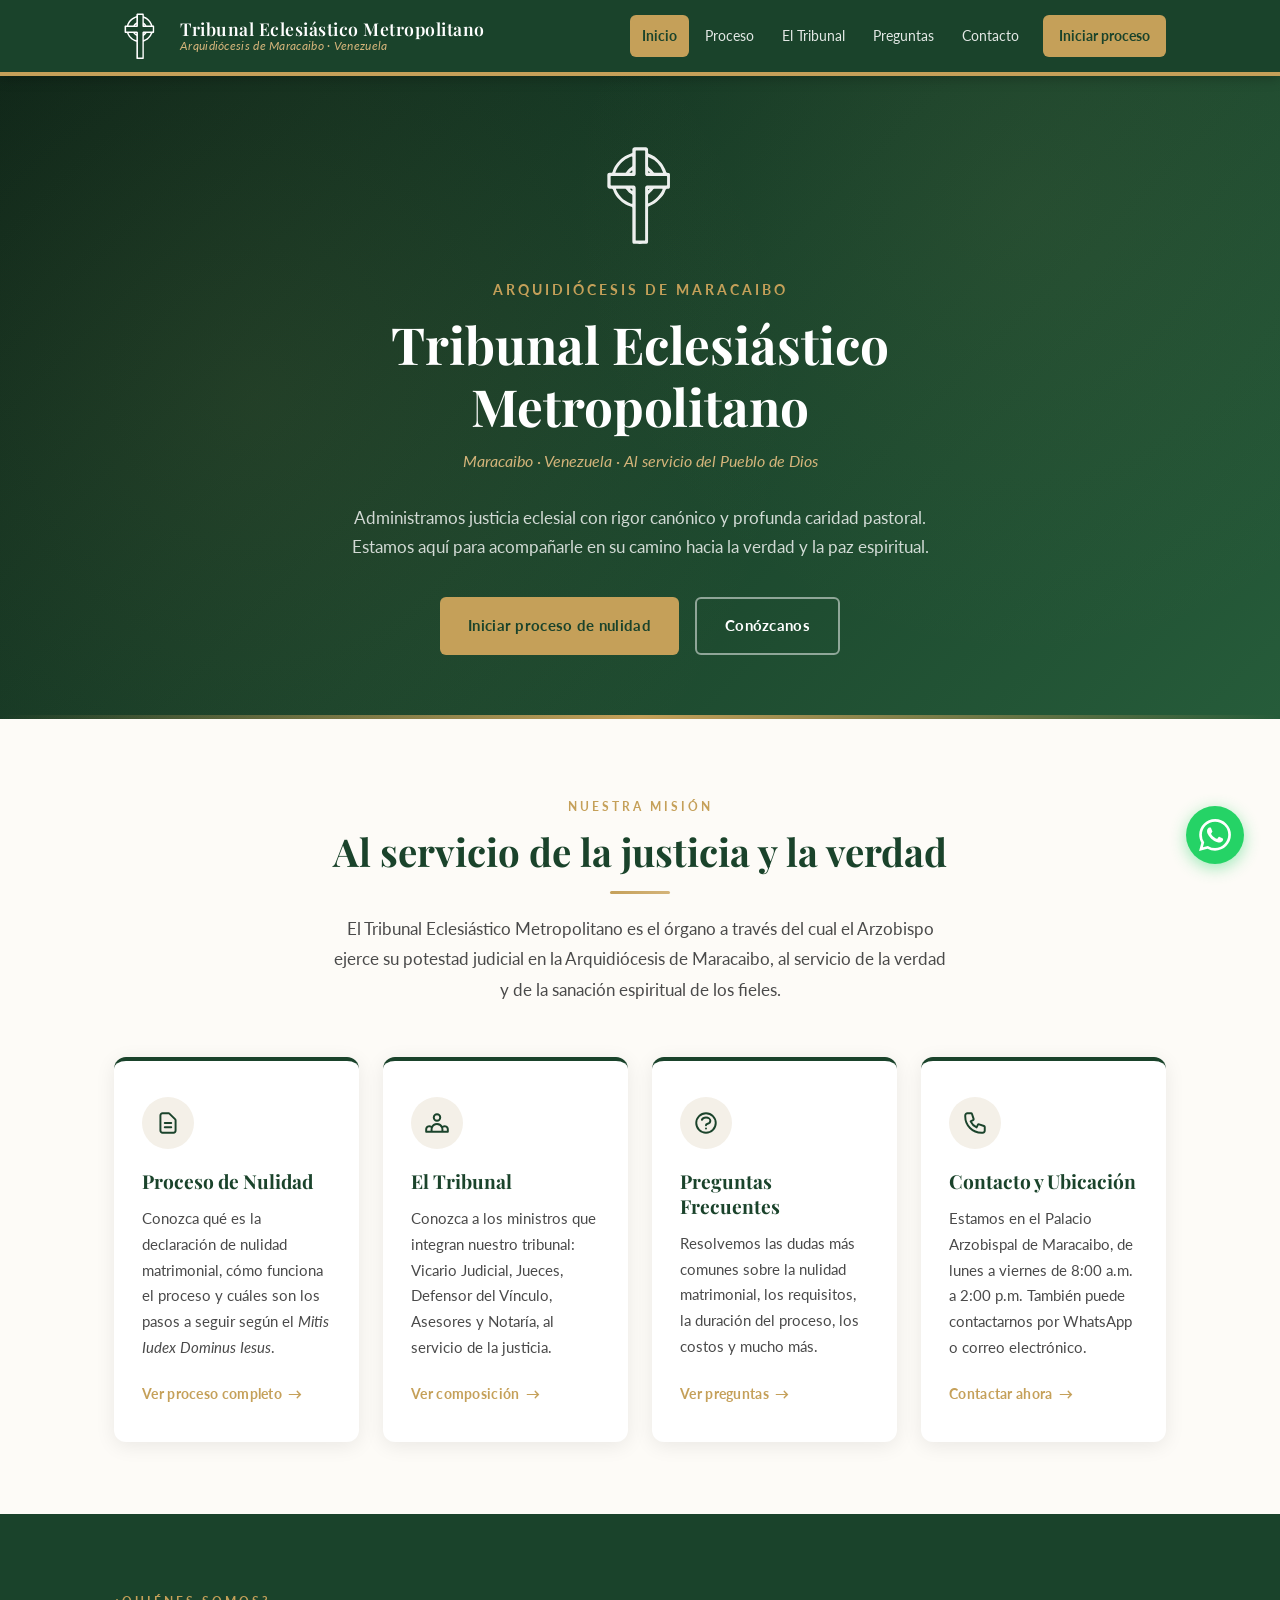
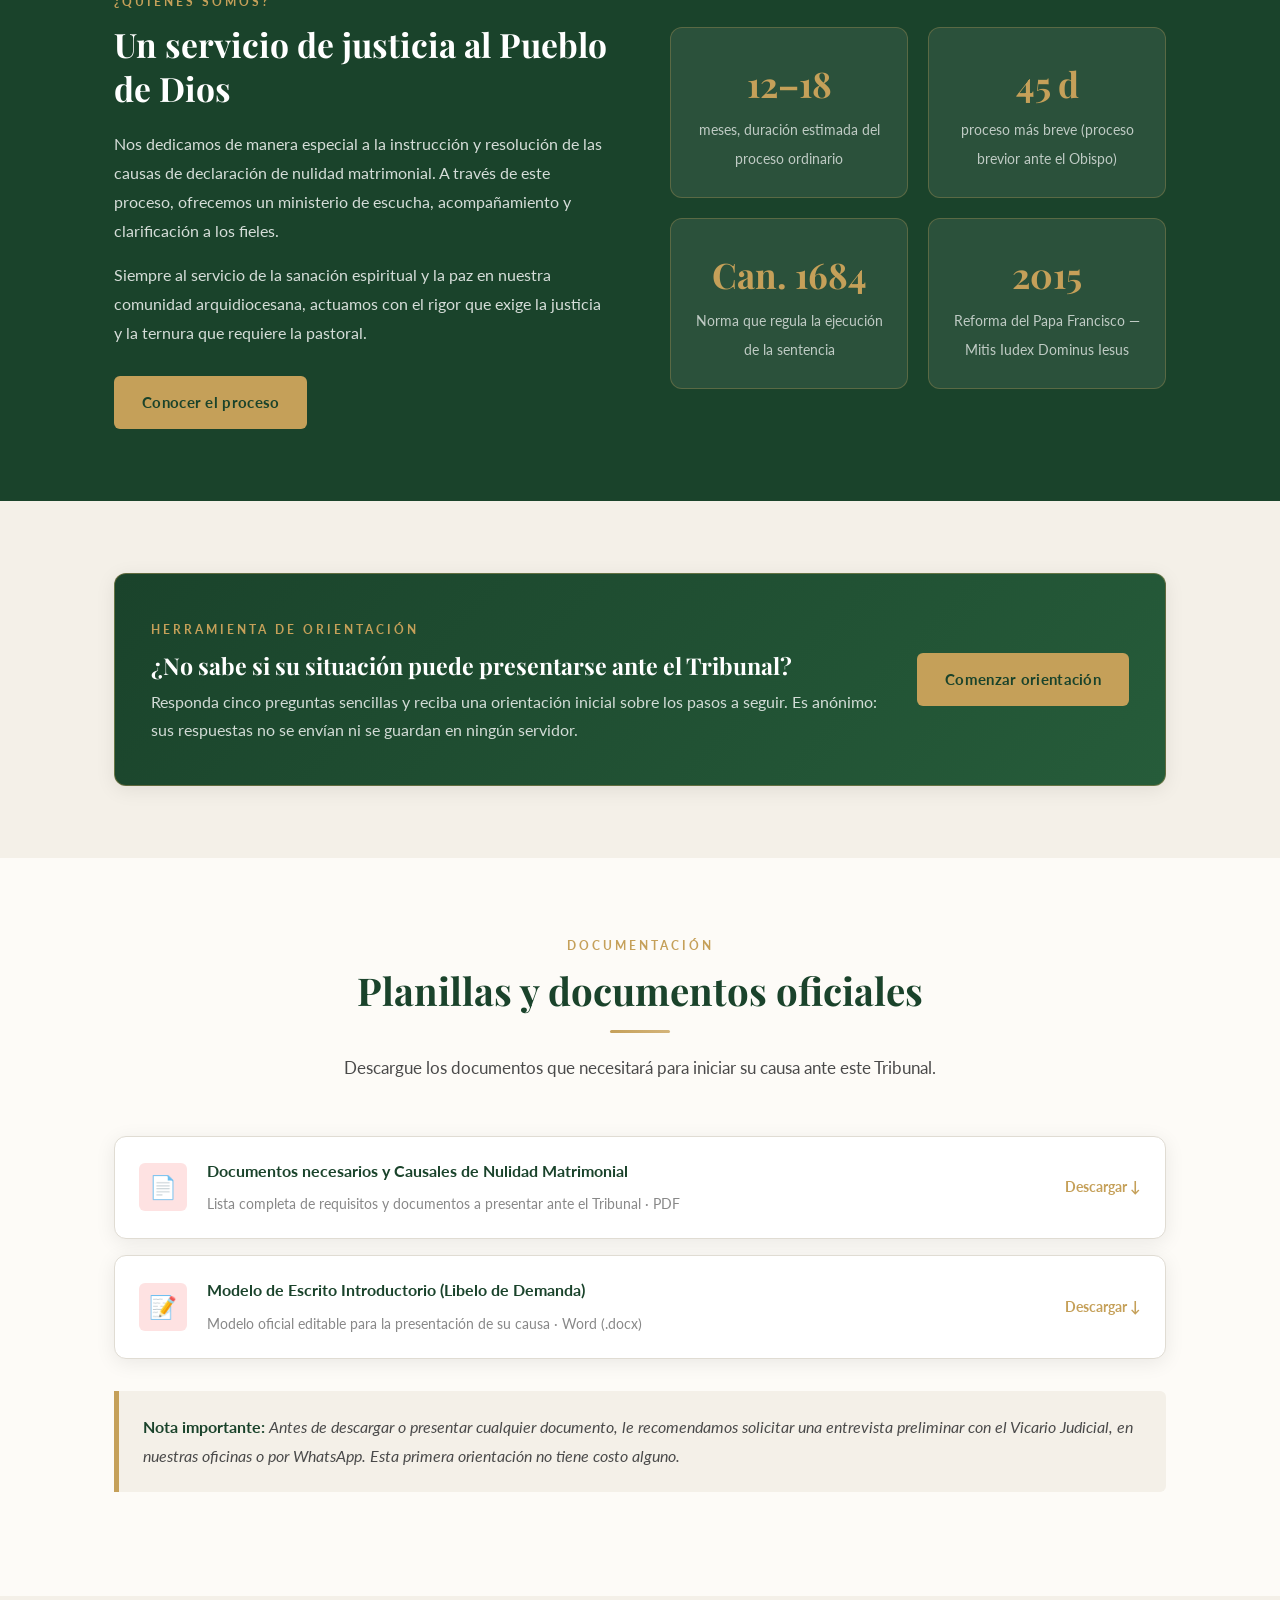
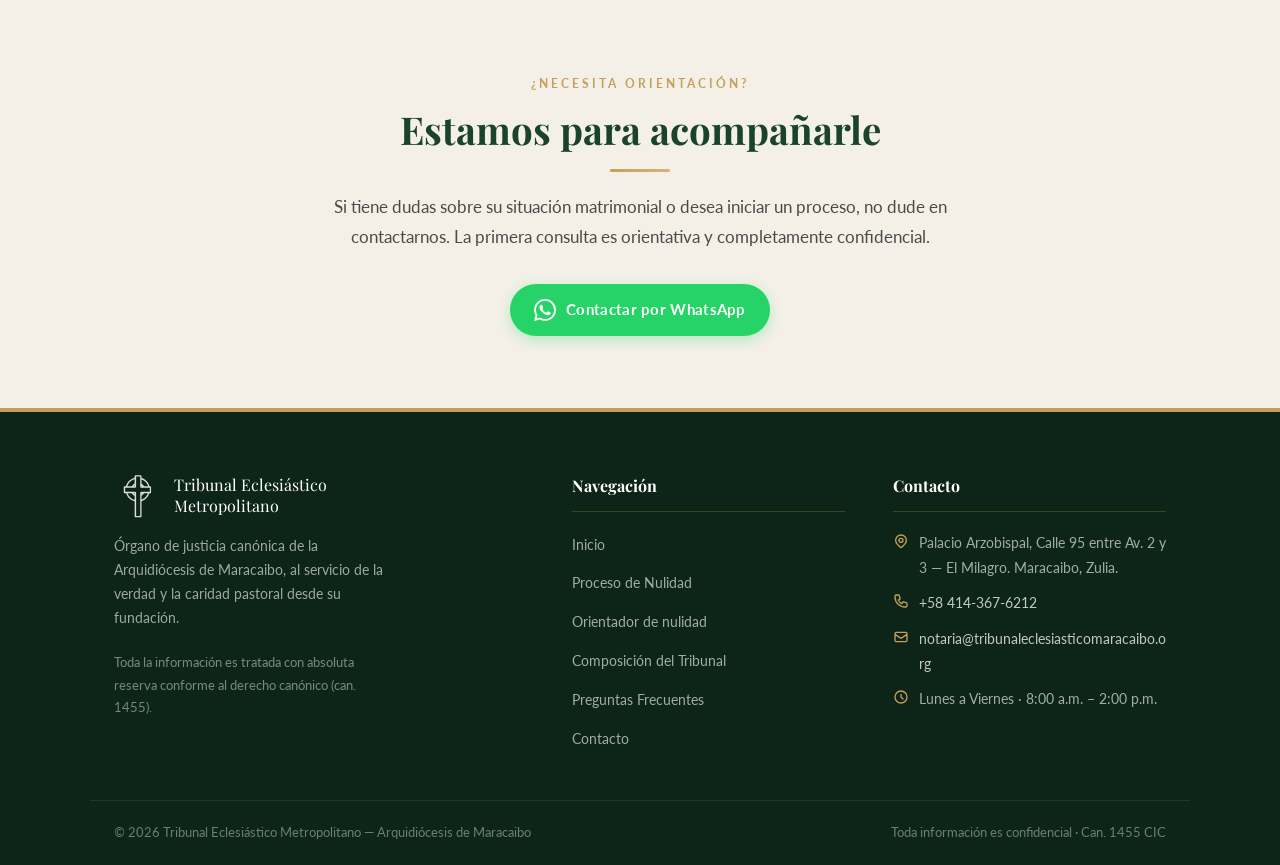
<file: index.html>
<!DOCTYPE html>
<html lang="es">
<head>
    <meta charset="UTF-8">
    <meta name="viewport" content="width=device-width, initial-scale=1.0">

    <!-- SEO -->
    <title>Tribunal Eclesiástico Metropolitano | Arquidiócesis de Maracaibo</title>
    <meta name="description" content="Órgano de justicia canónica de la Arquidiócesis de Maracaibo. Atendemos causas de nulidad matrimonial con caridad pastoral y rigor jurídico.">
    <meta name="keywords" content="tribunal eclesiástico, nulidad matrimonial, Maracaibo, Arquidiócesis, derecho canónico, Mitis Iudex">
    <meta name="author" content="Tribunal Eclesiástico Metropolitano de Maracaibo">

    <!-- Open Graph -->
    <meta property="og:title" content="Tribunal Eclesiástico Metropolitano — Arquidiócesis de Maracaibo">
    <meta property="og:description" content="Administración de justicia eclesial con profunda caridad pastoral al servicio del Pueblo de Dios.">
    <meta property="og:type" content="website">
    <meta property="og:locale" content="es_VE">
    <meta property="og:url" content="https://tribunaleclesiasticomaracaibo.org/">
    <meta property="og:image" content="https://tribunaleclesiasticomaracaibo.org/og-image.jpg">
    <link rel="canonical" href="https://tribunaleclesiasticomaracaibo.org/">

    <!-- Icono y color del navegador -->
    <link rel="icon" type="image/svg+xml" href="logo-oficial.svg">
    <link rel="apple-touch-icon" href="apple-touch-icon.png">
    <meta name="theme-color" content="#1A432B">

    <!-- Fuentes -->
    <link rel="preconnect" href="https://fonts.googleapis.com">
    <link rel="preconnect" href="https://fonts.gstatic.com" crossorigin>
    <link href="https://fonts.googleapis.com/css2?family=Playfair+Display:ital,wght@0,400;0,600;0,700;1,400&family=Lato:wght@300;400;700&display=swap" rel="stylesheet">

    <!-- Datos estructurados (Google) -->
    <script type="application/ld+json">
    {
        "@context": "https://schema.org",
        "@type": "Organization",
        "name": "Tribunal Eclesiástico Metropolitano de Maracaibo",
        "url": "https://tribunaleclesiasticomaracaibo.org/",
        "logo": "https://tribunaleclesiasticomaracaibo.org/logo-oficial.svg",
        "telephone": "+584143676212",
        "address": {
            "@type": "PostalAddress",
            "streetAddress": "Palacio Arzobispal, Calle 95 entre Av. 2 y 3, El Milagro",
            "addressLocality": "Maracaibo",
            "addressRegion": "Zulia",
            "addressCountry": "VE"
        },
        "openingHours": "Mo-Fr 08:00-14:00"
    }
    </script>

    <!-- Estilos -->
    <link rel="stylesheet" href="styles.css">
</head>
<body>

<!-- ============================================================
     HEADER FIJO
     ============================================================ -->
<header class="site-header">
    <div class="header-inner">
        <a href="index.html" class="logo-link" aria-label="Inicio — Tribunal Eclesiástico Metropolitano">
            <img src="logo-oficial.svg" alt="Escudo Arquidiócesis de Maracaibo" width="52" height="52">
            <div class="logo-texto">
                <span class="logo-nombre">Tribunal Eclesiástico Metropolitano</span>
                <span class="logo-subtitulo">Arquidiócesis de Maracaibo · Venezuela</span>
            </div>
        </a>

        <!-- Botón hamburguesa (móvil) -->
        <button class="btn-menu" aria-label="Abrir menú" aria-expanded="false">
            <span></span><span></span><span></span>
        </button>

        <!-- Navegación -->
        <nav class="nav-principal" aria-label="Navegación principal">
            <a href="index.html" class="activo">Inicio</a>
            <a href="proceso.html">Proceso</a>
            <a href="composicion.html">El Tribunal</a>
            <a href="faq.html">Preguntas</a>
            <a href="contacto.html">Contacto</a>
            <a href="contacto.html" class="nav-cta">Iniciar proceso</a>
        </nav>
    </div>
</header>


<!-- ============================================================
     HERO SECTION
     ============================================================ -->
<section class="hero" aria-label="Presentación del tribunal">
    <div class="hero-contenido">
        <img src="logo-oficial.svg" alt="" class="hero-escudo" aria-hidden="true" width="110" height="110">
        <span class="hero-subtitulo-sup">Arquidiócesis de Maracaibo</span>
        <h1>Tribunal Eclesiástico<br>Metropolitano</h1>
        <span class="hero-diocesis">Maracaibo · Venezuela · Al servicio del Pueblo de Dios</span>
        <p>Administramos justicia eclesial con rigor canónico y profunda caridad pastoral. Estamos aquí para acompañarle en su camino hacia la verdad y la paz espiritual.</p>
        <div class="hero-botones">
            <a href="proceso.html" class="btn btn-primario">Iniciar proceso de nulidad</a>
            <a href="#bienvenida" class="btn btn-secundario">Conózcanos</a>
        </div>
    </div>
</section>


<!-- ============================================================
     SECCIÓN: BIENVENIDA Y MISIÓN
     ============================================================ -->
<section class="seccion" id="bienvenida" aria-labelledby="titulo-bienvenida">
    <div class="contenedor">
        <div class="seccion-encabezado animar">
            <span class="etiqueta-seccion">Nuestra misión</span>
            <h2 id="titulo-bienvenida">Al servicio de la justicia y la verdad</h2>
            <div class="divisor"></div>
            <p>El Tribunal Eclesiástico Metropolitano es el órgano a través del cual el Arzobispo ejerce su potestad judicial en la Arquidiócesis de Maracaibo, al servicio de la verdad y de la sanación espiritual de los fieles.</p>
        </div>

        <div class="cards-grid">
            <!-- Card 1 -->
            <a href="proceso.html" class="card animar animar-delay-1">
                <div class="card-icono">
                    <svg viewBox="0 0 24 24" stroke-width="1.8" aria-hidden="true">
                        <path stroke-linecap="round" stroke-linejoin="round" d="M9 12h6m-6 4h6m2 5H7a2 2 0 01-2-2V5a2 2 0 012-2h5.586a1 1 0 01.707.293l5.414 5.414a1 1 0 01.293.707V19a2 2 0 01-2 2z"/>
                    </svg>
                </div>
                <h3>Proceso de Nulidad</h3>
                <p>Conozca qué es la declaración de nulidad matrimonial, cómo funciona el proceso y cuáles son los pasos a seguir según el <em>Mitis Iudex Dominus Iesus</em>.</p>
                <span class="card-enlace">Ver proceso completo</span>
            </a>

            <!-- Card 2 -->
            <a href="composicion.html" class="card animar animar-delay-2">
                <div class="card-icono">
                    <svg viewBox="0 0 24 24" stroke-width="1.8" aria-hidden="true">
                        <path stroke-linecap="round" stroke-linejoin="round" d="M17 20h5v-2a3 3 0 00-5.356-1.857M17 20H7m10 0v-2c0-.656-.126-1.283-.356-1.857M7 20H2v-2a3 3 0 015.356-1.857M7 20v-2c0-.656.126-1.283.356-1.857m0 0a5.002 5.002 0 019.288 0M15 7a3 3 0 11-6 0 3 3 0 016 0z"/>
                    </svg>
                </div>
                <h3>El Tribunal</h3>
                <p>Conozca a los ministros que integran nuestro tribunal: Vicario Judicial, Jueces, Defensor del Vínculo, Asesores y Notaría, al servicio de la justicia.</p>
                <span class="card-enlace">Ver composición</span>
            </a>

            <!-- Card 3 -->
            <a href="faq.html" class="card animar animar-delay-3">
                <div class="card-icono">
                    <svg viewBox="0 0 24 24" stroke-width="1.8" aria-hidden="true">
                        <path stroke-linecap="round" stroke-linejoin="round" d="M8.228 9c.549-1.165 2.03-2 3.772-2 2.21 0 4 1.343 4 3 0 1.4-1.278 2.575-3.006 2.907-.542.104-.994.54-.994 1.093m0 3h.01M21 12a9 9 0 11-18 0 9 9 0 0118 0z"/>
                    </svg>
                </div>
                <h3>Preguntas Frecuentes</h3>
                <p>Resolvemos las dudas más comunes sobre la nulidad matrimonial, los requisitos, la duración del proceso, los costos y mucho más.</p>
                <span class="card-enlace">Ver preguntas</span>
            </a>

            <!-- Card 4 -->
            <a href="contacto.html" class="card animar animar-delay-4">
                <div class="card-icono">
                    <svg viewBox="0 0 24 24" stroke-width="1.8" aria-hidden="true">
                        <path stroke-linecap="round" stroke-linejoin="round" d="M3 5a2 2 0 012-2h3.28a1 1 0 01.948.684l1.498 4.493a1 1 0 01-.502 1.21l-2.257 1.13a11.042 11.042 0 005.516 5.516l1.13-2.257a1 1 0 011.21-.502l4.493 1.498a1 1 0 01.684.948V19a2 2 0 01-2 2h-1C9.716 21 3 14.284 3 6V5z"/>
                    </svg>
                </div>
                <h3>Contacto y Ubicación</h3>
                <p>Estamos en el Palacio Arzobispal de Maracaibo, de lunes a viernes de 8:00 a.m. a 2:00 p.m. También puede contactarnos por WhatsApp o correo electrónico.</p>
                <span class="card-enlace">Contactar ahora</span>
            </a>
        </div>
    </div>
</section>


<!-- ============================================================
     SECCIÓN: MISIÓN VERDE (datos numéricos + texto)
     ============================================================ -->
<section class="seccion seccion-verde" aria-labelledby="titulo-mision">
    <div class="contenedor">
        <div class="mision-grid">

            <div class="mision-texto animar">
                <span class="etiqueta-seccion" style="color: var(--dorado);">¿Quiénes somos?</span>
                <h2 id="titulo-mision">Un servicio de justicia al Pueblo de Dios</h2>
                <p>Nos dedicamos de manera especial a la instrucción y resolución de las causas de declaración de nulidad matrimonial. A través de este proceso, ofrecemos un ministerio de escucha, acompañamiento y clarificación a los fieles.</p>
                <p>Siempre al servicio de la sanación espiritual y la paz en nuestra comunidad arquidiocesana, actuamos con el rigor que exige la justicia y la ternura que requiere la pastoral.</p>
                <a href="proceso.html" class="btn btn-primario" style="margin-top: 12px; align-self: flex-start;">Conocer el proceso</a>
            </div>

            <div class="mision-datos animar animar-delay-2">
                <div class="dato-card">
                    <span class="dato-numero">12–18</span>
                    <span class="dato-label">meses, duración estimada del proceso ordinario</span>
                </div>
                <div class="dato-card">
                    <span class="dato-numero">45 d</span>
                    <span class="dato-label">proceso más breve (proceso brevior ante el Obispo)</span>
                </div>
                <div class="dato-card">
                    <span class="dato-numero">Can. 1684</span>
                    <span class="dato-label">Norma que regula la ejecución de la sentencia</span>
                </div>
                <div class="dato-card">
                    <span class="dato-numero">2015</span>
                    <span class="dato-label">Reforma del Papa Francisco — Mitis Iudex Dominus Iesus</span>
                </div>
            </div>

        </div>
    </div>
</section>


<!-- ============================================================
     SECCIÓN: ORIENTADOR INTERACTIVO (promo)
     ============================================================ -->
<section class="seccion seccion-alt" aria-label="Orientador de nulidad">
    <div class="contenedor">
        <div class="orientador-promo animar">
            <div class="orientador-promo-texto">
                <span class="etiqueta-seccion" style="color: var(--dorado);">Herramienta de orientación</span>
                <h3>¿No sabe si su situación puede presentarse ante el Tribunal?</h3>
                <p>Responda cinco preguntas sencillas y reciba una orientación inicial sobre los pasos a seguir. Es anónimo: sus respuestas no se envían ni se guardan en ningún servidor.</p>
            </div>
            <a href="orientador.html" class="btn btn-primario">Comenzar orientación</a>
        </div>
    </div>
</section>


<!-- ============================================================
     SECCIÓN: DOCUMENTOS DESCARGABLES
     ============================================================ -->
<section class="seccion" aria-labelledby="titulo-docs">
    <div class="contenedor">
        <div class="seccion-encabezado animar">
            <span class="etiqueta-seccion">Documentación</span>
            <h2 id="titulo-docs">Planillas y documentos oficiales</h2>
            <div class="divisor"></div>
            <p>Descargue los documentos que necesitará para iniciar su causa ante este Tribunal.</p>
        </div>

        <div class="docs-lista">
            <a href="requisitos-nulidad.pdf" target="_blank" rel="noopener" class="doc-item animar animar-delay-1">
                <div class="doc-icono" aria-hidden="true">📄</div>
                <div class="doc-info">
                    <strong>Documentos necesarios y Causales de Nulidad Matrimonial</strong>
                    <span>Lista completa de requisitos y documentos a presentar ante el Tribunal · PDF</span>
                </div>
                <span class="doc-accion">Descargar ↓</span>
            </a>

            <a href="formulario-introduccion.docx" download class="doc-item animar animar-delay-2">
                <div class="doc-icono" aria-hidden="true">📝</div>
                <div class="doc-info">
                    <strong>Modelo de Escrito Introductorio (Libelo de Demanda)</strong>
                    <span>Modelo oficial editable para la presentación de su causa · Word (.docx)</span>
                </div>
                <span class="doc-accion">Descargar ↓</span>
            </a>
        </div>

        <div class="nota-pastoral animar" style="margin-top: 32px;">
            <p><strong>Nota importante:</strong> Antes de descargar o presentar cualquier documento, le recomendamos solicitar una entrevista preliminar con el Vicario Judicial, en nuestras oficinas o por WhatsApp. Esta primera orientación no tiene costo alguno.</p>
        </div>
    </div>
</section>


<!-- ============================================================
     SECCIÓN: LLAMADA A LA ACCIÓN (CTA)
     ============================================================ -->
<section class="seccion seccion-alt" aria-labelledby="titulo-cta">
    <div class="contenedor centrado">
        <div class="seccion-encabezado animar" style="margin-bottom: 32px;">
            <span class="etiqueta-seccion">¿Necesita orientación?</span>
            <h2 id="titulo-cta" style="color: var(--verde-oscuro);">Estamos para acompañarle</h2>
            <div class="divisor"></div>
            <p>Si tiene dudas sobre su situación matrimonial o desea iniciar un proceso, no dude en contactarnos. La primera consulta es orientativa y completamente confidencial.</p>
        </div>
        <div class="botones-cta animar animar-delay-1">
            <a href="https://wa.me/584143676212?text=Hola,%20deseo%20realizar%20una%20consulta%20al%20Tribunal%20Eclesiástico" target="_blank" rel="noopener" class="btn-whatsapp btn">
                <svg viewBox="0 0 24 24" fill="currentColor" width="20" height="20" aria-hidden="true"><path d="M17.472 14.382c-.297-.149-1.758-.867-2.03-.967-.273-.099-.471-.148-.67.15-.197.297-.767.966-.94 1.164-.173.199-.347.223-.644.075-.297-.15-1.255-.463-2.39-1.475-.883-.788-1.48-1.761-1.653-2.059-.173-.297-.018-.458.13-.606.134-.133.298-.347.446-.52.149-.174.198-.298.298-.497.099-.198.05-.371-.025-.52-.075-.149-.669-1.612-.916-2.207-.242-.579-.487-.5-.669-.51-.173-.008-.371-.01-.57-.01-.198 0-.52.074-.792.372-.272.297-1.04 1.016-1.04 2.479 0 1.462 1.065 2.875 1.213 3.074.149.198 2.096 3.2 5.077 4.487.709.306 1.262.489 1.694.625.712.227 1.36.195 1.871.118.571-.085 1.758-.719 2.006-1.413.248-.694.248-1.289.173-1.413-.074-.124-.272-.198-.57-.347m-5.421 7.403h-.004a9.87 9.87 0 01-5.031-1.378l-.361-.214-3.741.982.998-3.648-.235-.374a9.86 9.86 0 01-1.51-5.26c.001-5.45 4.436-9.884 9.888-9.884 2.64 0 5.122 1.03 6.988 2.898a9.825 9.825 0 012.893 6.994c-.003 5.45-4.437 9.884-9.885 9.884m8.413-18.297A11.815 11.815 0 0012.05 0C5.495 0 .16 5.335.157 11.892c0 2.096.547 4.142 1.588 5.945L.057 24l6.305-1.654a11.882 11.882 0 005.683 1.448h.005c6.554 0 11.89-5.335 11.893-11.893a11.821 11.821 0 00-3.48-8.413z"/></svg>
                Contactar por WhatsApp
            </a>
        </div>
    </div>
</section>


<!-- ============================================================
     FOOTER
     ============================================================ -->
<footer class="site-footer">
    <div class="footer-grid">

        <!-- Marca -->
        <div class="footer-brand">
            <div class="footer-logo">
                <img src="logo-oficial.svg" alt="Escudo Tribunal" width="48" height="48">
                <span class="footer-logo-nombre">Tribunal Eclesiástico<br>Metropolitano</span>
            </div>
            <p>Órgano de justicia canónica de la Arquidiócesis de Maracaibo, al servicio de la verdad y la caridad pastoral desde su fundación.</p>
            <p style="font-size: 0.82rem; color: rgba(255,255,255,0.45); margin-top: 8px;">Toda la información es tratada con absoluta reserva conforme al derecho canónico (can. 1455).</p>
        </div>

        <!-- Navegación -->
        <div class="footer-col">
            <h4>Navegación</h4>
            <ul>
                <li><a href="index.html">Inicio</a></li>
                <li><a href="proceso.html">Proceso de Nulidad</a></li>
                <li><a href="orientador.html">Orientador de nulidad</a></li>
                <li><a href="composicion.html">Composición del Tribunal</a></li>
                <li><a href="faq.html">Preguntas Frecuentes</a></li>
                <li><a href="contacto.html">Contacto</a></li>
            </ul>
        </div>

        <!-- Contacto rápido -->
        <div class="footer-col">
            <h4>Contacto</h4>
            <div class="footer-contacto-item">
                <svg viewBox="0 0 24 24" stroke-width="2" aria-hidden="true"><path stroke-linecap="round" stroke-linejoin="round" d="M17.657 16.657L13.414 20.9a1.998 1.998 0 01-2.827 0l-4.244-4.243a8 8 0 1111.314 0z"/><path stroke-linecap="round" stroke-linejoin="round" d="M15 11a3 3 0 11-6 0 3 3 0 016 0z"/></svg>
                <span>Palacio Arzobispal, Calle 95 entre Av. 2 y 3 — El Milagro. Maracaibo, Zulia.</span>
            </div>
            <div class="footer-contacto-item">
                <svg viewBox="0 0 24 24" stroke-width="2" aria-hidden="true"><path stroke-linecap="round" stroke-linejoin="round" d="M3 5a2 2 0 012-2h3.28a1 1 0 01.948.684l1.498 4.493a1 1 0 01-.502 1.21l-2.257 1.13a11.042 11.042 0 005.516 5.516l1.13-2.257a1 1 0 011.21-.502l4.493 1.498a1 1 0 01.684.948V19a2 2 0 01-2 2h-1C9.716 21 3 14.284 3 6V5z"/></svg>
                <a href="tel:+584143676212">+58 414-367-6212</a>
            </div>
            <div class="footer-contacto-item">
                <svg viewBox="0 0 24 24" stroke-width="2" aria-hidden="true"><path stroke-linecap="round" stroke-linejoin="round" d="M3 8l7.89 5.26a2 2 0 002.22 0L21 8M5 19h14a2 2 0 002-2V7a2 2 0 00-2-2H5a2 2 0 00-2 2v10a2 2 0 002 2z"/></svg>
                <a href="mailto:notaria@tribunaleclesiasticomaracaibo.org">notaria@tribunaleclesiasticomaracaibo.org</a>
            </div>
            <div class="footer-contacto-item">
                <svg viewBox="0 0 24 24" stroke-width="2" aria-hidden="true"><path stroke-linecap="round" stroke-linejoin="round" d="M12 8v4l3 3m6-3a9 9 0 11-18 0 9 9 0 0118 0z"/></svg>
                <span>Lunes a Viernes · 8:00 a.m. – 2:00 p.m.</span>
            </div>
        </div>

    </div>

    <div class="footer-bottom">
        <span>© <span data-anio>2026</span> Tribunal Eclesiástico Metropolitano — Arquidiócesis de Maracaibo</span>
        <span>Toda información es confidencial · Can. 1455 CIC</span>
    </div>
</footer>


<!-- WhatsApp flotante -->
<a href="https://wa.me/584143676212?text=Hola,%20deseo%20realizar%20una%20consulta%20al%20Tribunal%20Eclesiástico"
   class="whatsapp-float" target="_blank" rel="noopener"
   aria-label="Contactar por WhatsApp">
    <svg viewBox="0 0 24 24" fill="#FFFFFF" width="32" height="32" aria-hidden="true"><path d="M17.472 14.382c-.297-.149-1.758-.867-2.03-.967-.273-.099-.471-.148-.67.15-.197.297-.767.966-.94 1.164-.173.199-.347.223-.644.075-.297-.15-1.255-.463-2.39-1.475-.883-.788-1.48-1.761-1.653-2.059-.173-.297-.018-.458.13-.606.134-.133.298-.347.446-.52.149-.174.198-.298.298-.497.099-.198.05-.371-.025-.52-.075-.149-.669-1.612-.916-2.207-.242-.579-.487-.5-.669-.51-.173-.008-.371-.01-.57-.01-.198 0-.52.074-.792.372-.272.297-1.04 1.016-1.04 2.479 0 1.462 1.065 2.875 1.213 3.074.149.198 2.096 3.2 5.077 4.487.709.306 1.262.489 1.694.625.712.227 1.36.195 1.871.118.571-.085 1.758-.719 2.006-1.413.248-.694.248-1.289.173-1.413-.074-.124-.272-.198-.57-.347m-5.421 7.403h-.004a9.87 9.87 0 01-5.031-1.378l-.361-.214-3.741.982.998-3.648-.235-.374a9.86 9.86 0 01-1.51-5.26c.001-5.45 4.436-9.884 9.888-9.884 2.64 0 5.122 1.03 6.988 2.898a9.825 9.825 0 012.893 6.994c-.003 5.45-4.437 9.884-9.885 9.884m8.413-18.297A11.815 11.815 0 0012.05 0C5.495 0 .16 5.335.157 11.892c0 2.096.547 4.142 1.588 5.945L.057 24l6.305-1.654a11.882 11.882 0 005.683 1.448h.005c6.554 0 11.89-5.335 11.893-11.893a11.821 11.821 0 00-3.48-8.413z"/></svg>
</a>

<script src="main.js"></script>
</body>
</html>
</file>
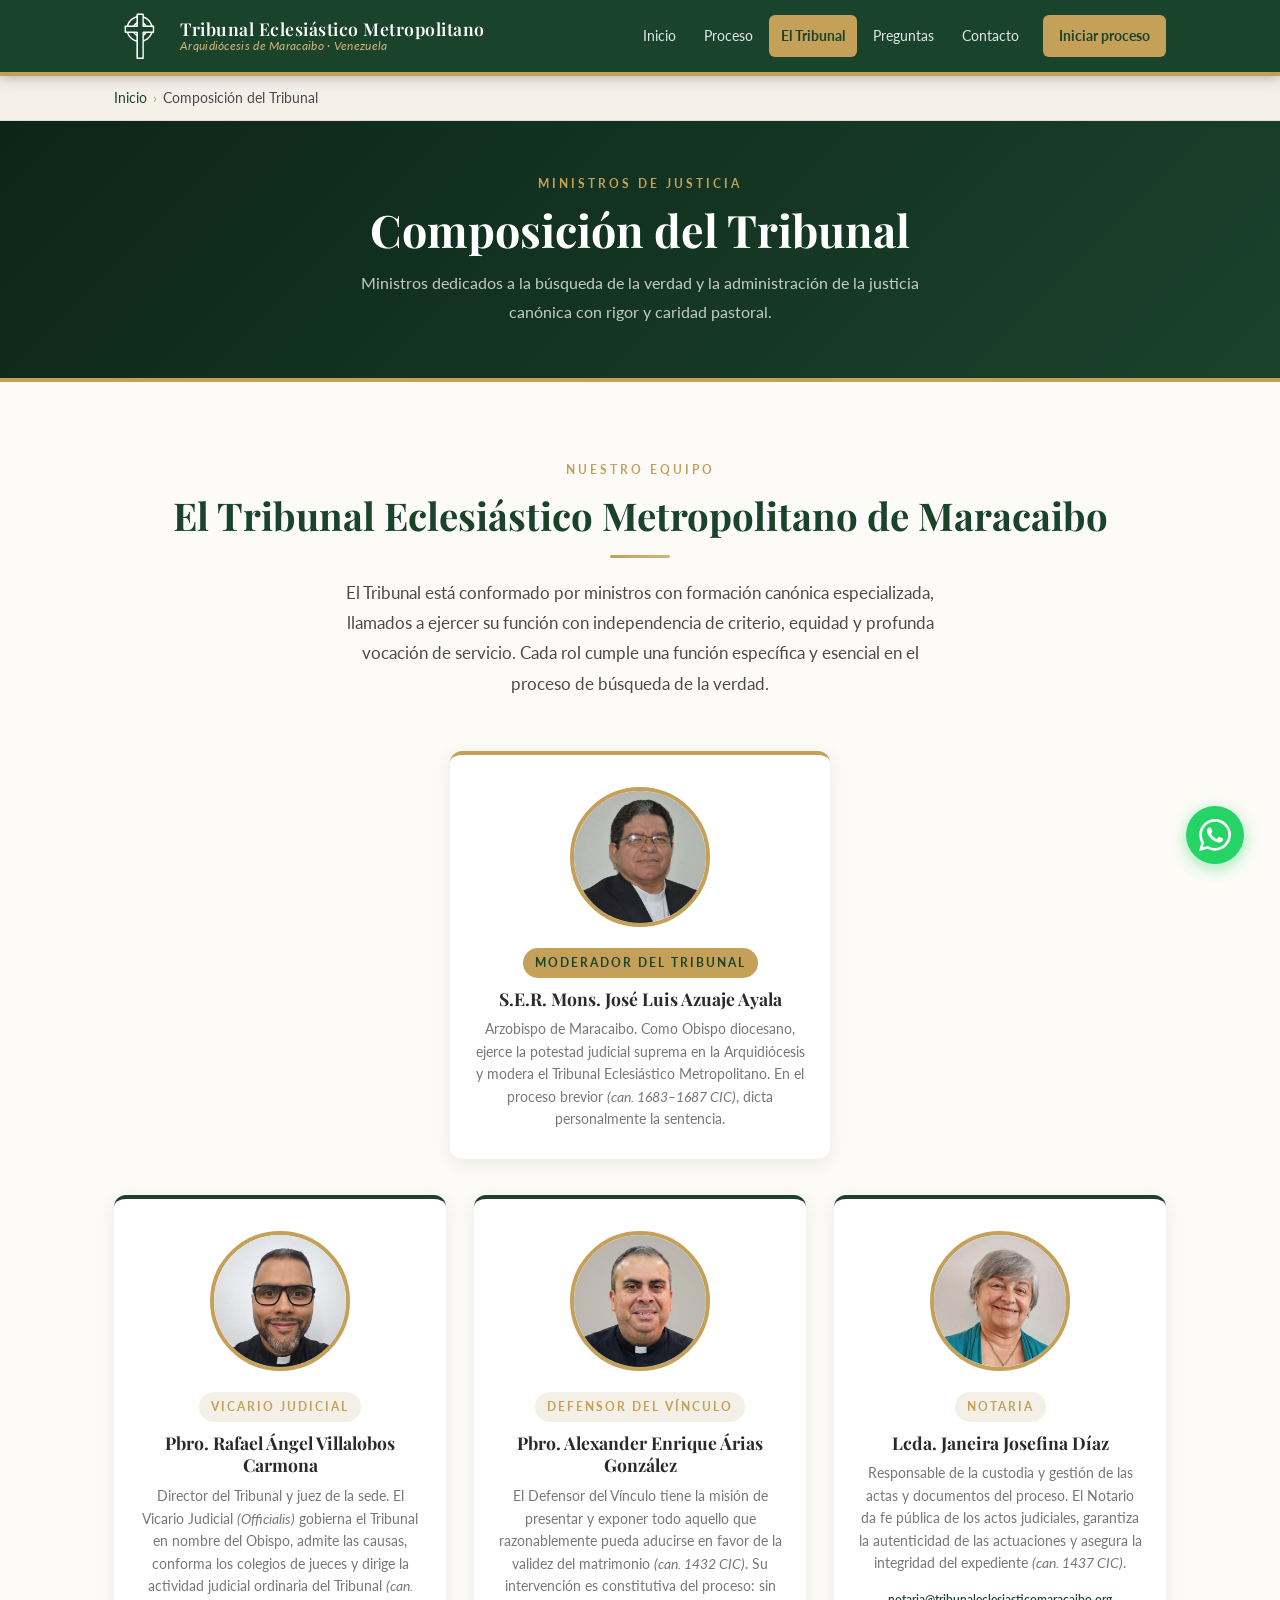
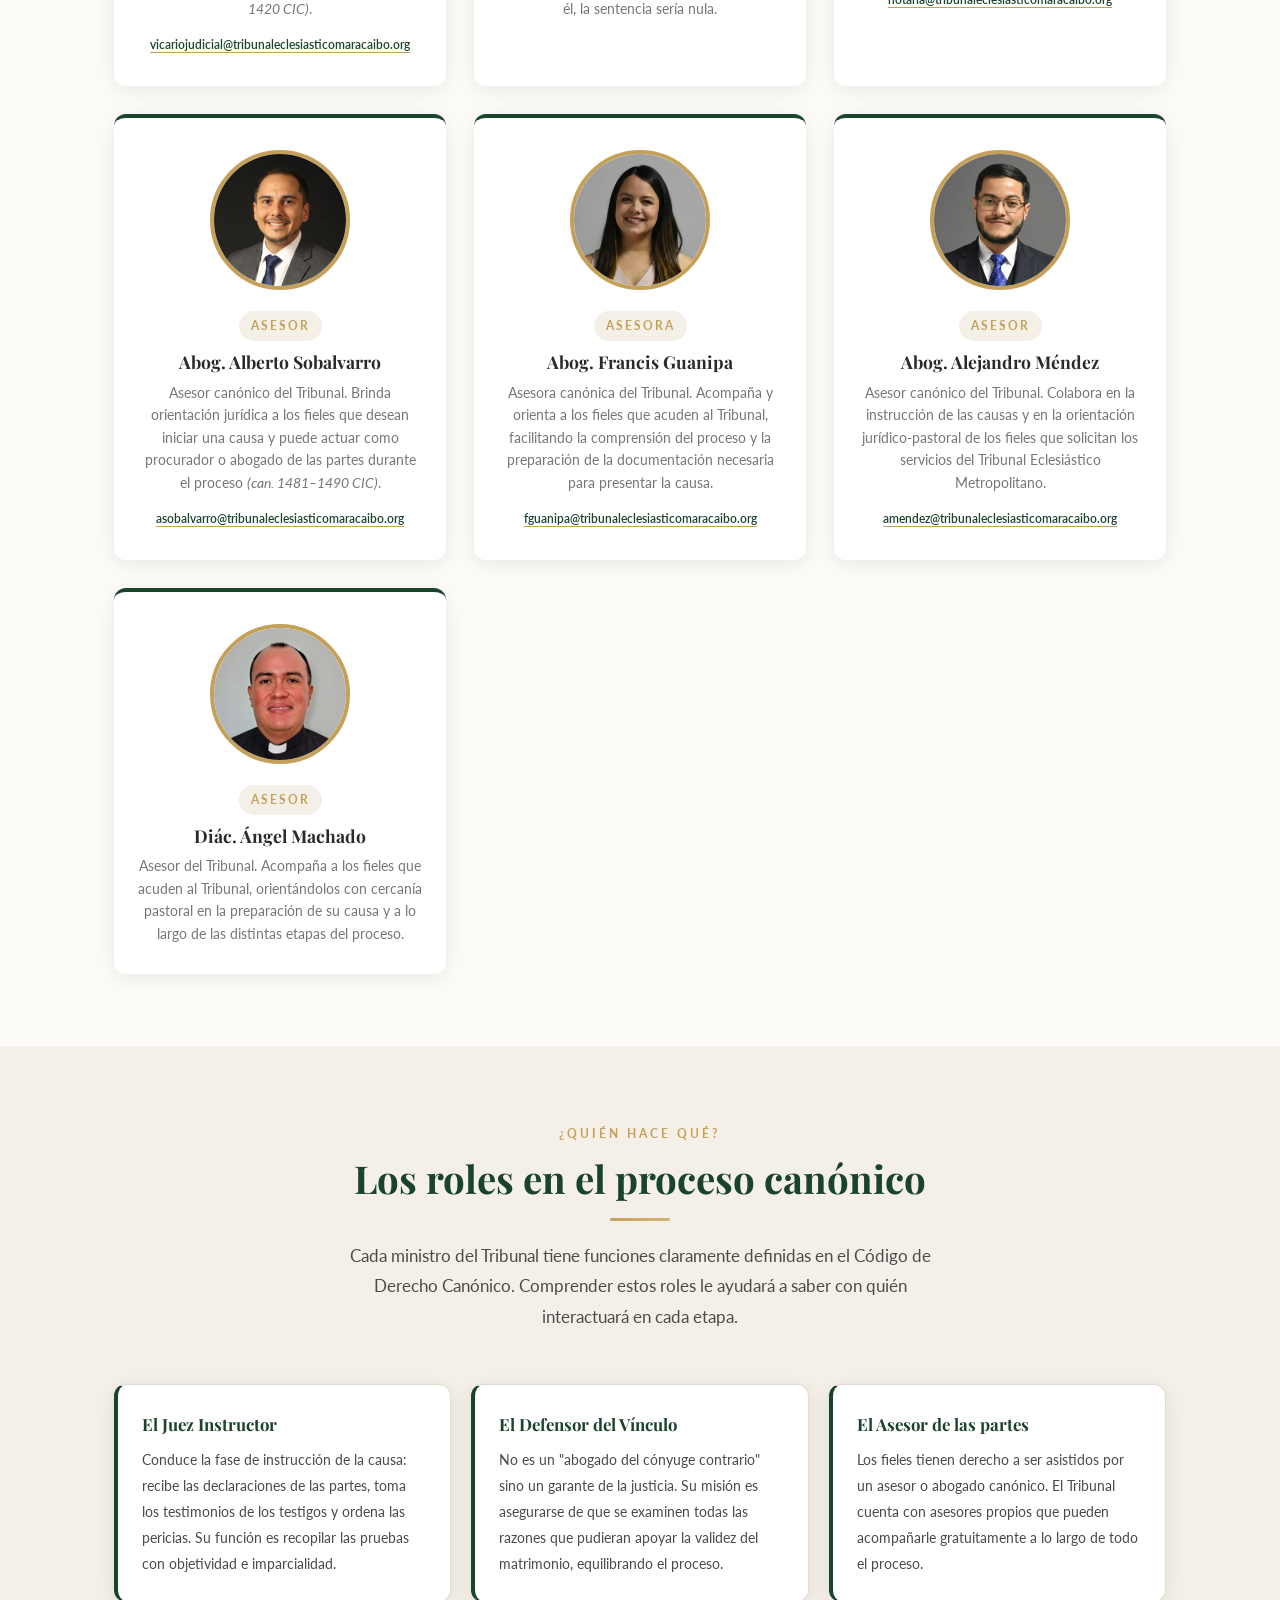
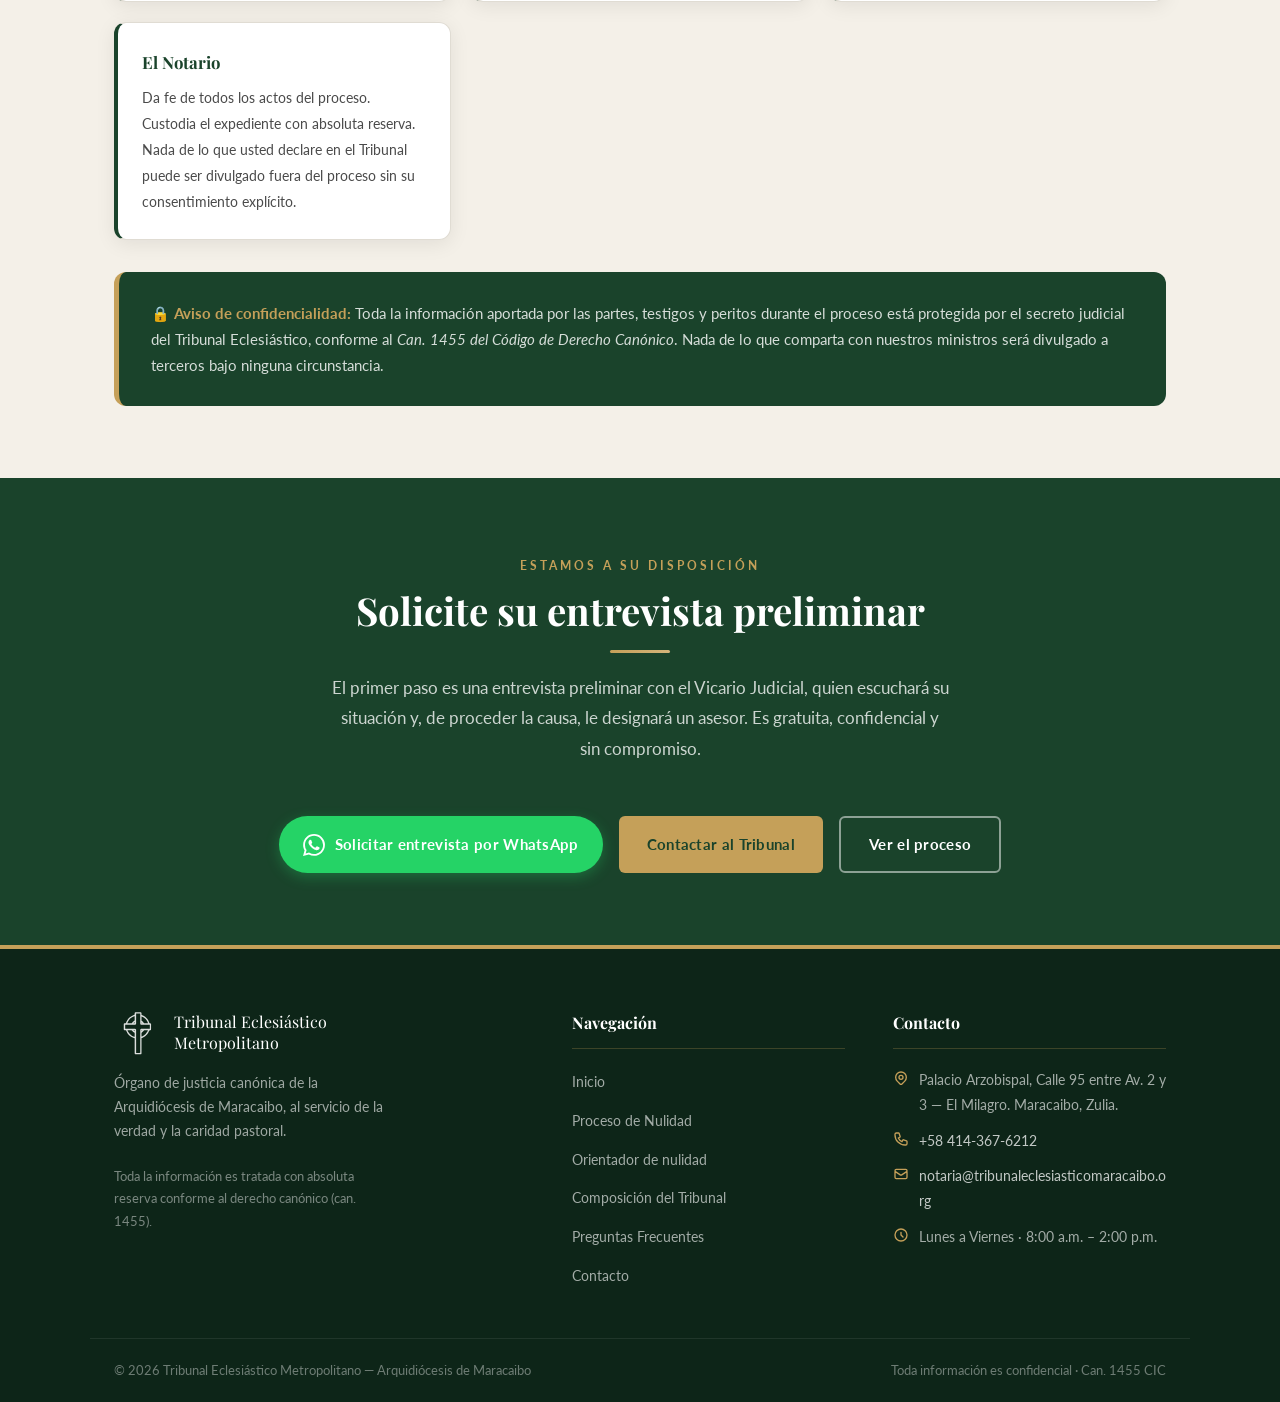
<file: composicion.html>
<!DOCTYPE html>
<html lang="es">
<head>
    <meta charset="UTF-8">
    <meta name="viewport" content="width=device-width, initial-scale=1.0">

    <!-- SEO -->
    <title>Composición del Tribunal | Tribunal Eclesiástico Metropolitano — Maracaibo</title>
    <meta name="description" content="Conozca a los ministros del Tribunal Eclesiástico Metropolitano de Maracaibo: Vicario Judicial, Defensor del Vínculo, Asesores y Notaría.">
    <meta name="keywords" content="vicario judicial, defensor del vínculo, jueces, notaría, tribunal eclesiástico Maracaibo">
    <meta name="author" content="Tribunal Eclesiástico Metropolitano de Maracaibo">

    <!-- Open Graph -->
    <meta property="og:title" content="Composición del Tribunal Eclesiástico Metropolitano de Maracaibo">
    <meta property="og:description" content="Ministros dedicados a la búsqueda de la verdad y la justicia al servicio del Pueblo de Dios.">
    <meta property="og:type" content="website">
    <meta property="og:url" content="https://tribunaleclesiasticomaracaibo.org/composicion.html">
    <meta property="og:image" content="https://tribunaleclesiasticomaracaibo.org/og-image.jpg">
    <link rel="canonical" href="https://tribunaleclesiasticomaracaibo.org/composicion.html">

    <link rel="icon" type="image/svg+xml" href="logo-oficial.svg">
    <link rel="apple-touch-icon" href="apple-touch-icon.png">
    <meta name="theme-color" content="#1A432B">

    <!-- Fuentes -->
    <link rel="preconnect" href="https://fonts.googleapis.com">
    <link rel="preconnect" href="https://fonts.gstatic.com" crossorigin>
    <link href="https://fonts.googleapis.com/css2?family=Playfair+Display:ital,wght@0,400;0,600;0,700;1,400&family=Lato:wght@300;400;700&display=swap" rel="stylesheet">

    <!-- Migas de pan para buscadores -->
    <script type="application/ld+json">
    {
        "@context": "https://schema.org",
        "@type": "BreadcrumbList",
        "itemListElement": [
            { "@type": "ListItem", "position": 1, "name": "Inicio", "item": "https://tribunaleclesiasticomaracaibo.org/" },
            { "@type": "ListItem", "position": 2, "name": "Composición del Tribunal", "item": "https://tribunaleclesiasticomaracaibo.org/composicion.html" }
        ]
    }
    </script>

    <link rel="stylesheet" href="styles.css">
</head>
<body>

<!-- ============================================================
     HEADER
     ============================================================ -->
<header class="site-header">
    <div class="header-inner">
        <a href="index.html" class="logo-link" aria-label="Inicio — Tribunal Eclesiástico Metropolitano">
            <img src="logo-oficial.svg" alt="Escudo Arquidiócesis de Maracaibo" width="52" height="52">
            <div class="logo-texto">
                <span class="logo-nombre">Tribunal Eclesiástico Metropolitano</span>
                <span class="logo-subtitulo">Arquidiócesis de Maracaibo · Venezuela</span>
            </div>
        </a>
        <button class="btn-menu" aria-label="Abrir menú" aria-expanded="false">
            <span></span><span></span><span></span>
        </button>
        <nav class="nav-principal" aria-label="Navegación principal">
            <a href="index.html">Inicio</a>
            <a href="proceso.html">Proceso</a>
            <a href="composicion.html" class="activo">El Tribunal</a>
            <a href="faq.html">Preguntas</a>
            <a href="contacto.html">Contacto</a>
            <a href="contacto.html" class="nav-cta">Iniciar proceso</a>
        </nav>
    </div>
</header>

<!-- Breadcrumb -->
<nav class="breadcrumb" aria-label="Ruta de navegación">
    <ol>
        <li><a href="index.html">Inicio</a></li>
        <li><span aria-current="page">Composición del Tribunal</span></li>
    </ol>
</nav>

<!-- Banner de página -->
<div class="page-banner">
    <span class="etiqueta-seccion">Ministros de Justicia</span>
    <h1>Composición del Tribunal</h1>
    <p>Ministros dedicados a la búsqueda de la verdad y la administración de la justicia canónica con rigor y caridad pastoral.</p>
</div>


<!-- ============================================================
     INTRODUCCIÓN
     ============================================================ -->
<section class="seccion" aria-labelledby="titulo-composicion">
    <div class="contenedor">
        <div class="seccion-encabezado animar">
            <span class="etiqueta-seccion">Nuestro equipo</span>
            <h2 id="titulo-composicion">El Tribunal Eclesiástico Metropolitano de Maracaibo</h2>
            <div class="divisor"></div>
            <p>El Tribunal está conformado por ministros con formación canónica especializada, llamados a ejercer su función con independencia de criterio, equidad y profunda vocación de servicio. Cada rol cumple una función específica y esencial en el proceso de búsqueda de la verdad.</p>
        </div>

        <!-- Arzobispo — Moderador (card destacada) -->
        <div class="equipo-grid" style="margin-bottom: 36px;">
            <article class="miembro-card destacado animar">
                <div class="miembro-foto-wrap">
                    <img src="monsenor.jpg" alt="S.E.R. Mons. José Luis Azuaje Ayala" class="miembro-foto" width="140" height="140" loading="lazy">
                </div>
                <div class="miembro-info">
                    <span class="miembro-cargo">Moderador del Tribunal</span>
                    <h3>S.E.R. Mons. José Luis Azuaje Ayala</h3>
                    <p>Arzobispo de Maracaibo. Como Obispo diocesano, ejerce la potestad judicial suprema en la Arquidiócesis y modera el Tribunal Eclesiástico Metropolitano. En el proceso brevior <em>(can. 1683–1687 CIC)</em>, dicta personalmente la sentencia.</p>
                </div>
            </article>
        </div>

        <!-- Resto del equipo -->
        <div class="equipo-grid">

            <article class="miembro-card animar animar-delay-1">
                <div class="miembro-foto-wrap">
                    <img src="vicario.jpg" alt="Pbro. Rafael Ángel Villalobos Carmona" class="miembro-foto" width="140" height="140" loading="lazy">
                </div>
                <div class="miembro-info">
                    <span class="miembro-cargo">Vicario Judicial</span>
                    <h3>Pbro. Rafael Ángel Villalobos Carmona</h3>
                    <p>Director del Tribunal y juez de la sede. El Vicario Judicial <em>(Officialis)</em> gobierna el Tribunal en nombre del Obispo, admite las causas, conforma los colegios de jueces y dirige la actividad judicial ordinaria del Tribunal <em>(can. 1420 CIC)</em>.</p>
                    <a href="mailto:vicariojudicial@tribunaleclesiasticomaracaibo.org" class="miembro-correo">vicariojudicial@tribunaleclesiasticomaracaibo.org</a>
                </div>
            </article>

            <article class="miembro-card animar animar-delay-2">
                <div class="miembro-foto-wrap">
                    <img src="defensor.jpg" alt="Pbro. Alexander Enrique Árias González" class="miembro-foto" width="140" height="140" loading="lazy">
                </div>
                <div class="miembro-info">
                    <span class="miembro-cargo">Defensor del Vínculo</span>
                    <h3>Pbro. Alexander Enrique Árias González</h3>
                    <p>El Defensor del Vínculo tiene la misión de presentar y exponer todo aquello que razonablemente pueda aducirse en favor de la validez del matrimonio <em>(can. 1432 CIC)</em>. Su intervención es constitutiva del proceso: sin él, la sentencia sería nula.</p>
                </div>
            </article>

            <article class="miembro-card animar animar-delay-3">
                <div class="miembro-foto-wrap">
                    <img src="notaria.jpg" alt="Lcda. Janeira Josefina Díaz" class="miembro-foto" width="140" height="140" loading="lazy">
                </div>
                <div class="miembro-info">
                    <span class="miembro-cargo">Notaria</span>
                    <h3>Lcda. Janeira Josefina Díaz</h3>
                    <p>Responsable de la custodia y gestión de las actas y documentos del proceso. El Notario da fe pública de los actos judiciales, garantiza la autenticidad de las actuaciones y asegura la integridad del expediente <em>(can. 1437 CIC)</em>.</p>
                    <a href="mailto:notaria@tribunaleclesiasticomaracaibo.org" class="miembro-correo">notaria@tribunaleclesiasticomaracaibo.org</a>
                </div>
            </article>

            <article class="miembro-card animar animar-delay-1">
                <div class="miembro-foto-wrap">
                    <img src="asesor1.jpg" alt="Abog. Alberto Sobalvarro" class="miembro-foto" width="140" height="140" loading="lazy">
                </div>
                <div class="miembro-info">
                    <span class="miembro-cargo">Asesor</span>
                    <h3>Abog. Alberto Sobalvarro</h3>
                    <p>Asesor canónico del Tribunal. Brinda orientación jurídica a los fieles que desean iniciar una causa y puede actuar como procurador o abogado de las partes durante el proceso <em>(can. 1481–1490 CIC)</em>.</p>
                    <a href="mailto:asobalvarro@tribunaleclesiasticomaracaibo.org" class="miembro-correo">asobalvarro@tribunaleclesiasticomaracaibo.org</a>
                </div>
            </article>

            <article class="miembro-card animar animar-delay-2">
                <div class="miembro-foto-wrap">
                    <img src="asesor2.jpg" alt="Abog. Francis Guanipa" class="miembro-foto" width="140" height="140" loading="lazy">
                </div>
                <div class="miembro-info">
                    <span class="miembro-cargo">Asesora</span>
                    <h3>Abog. Francis Guanipa</h3>
                    <p>Asesora canónica del Tribunal. Acompaña y orienta a los fieles que acuden al Tribunal, facilitando la comprensión del proceso y la preparación de la documentación necesaria para presentar la causa.</p>
                    <a href="mailto:fguanipa@tribunaleclesiasticomaracaibo.org" class="miembro-correo">fguanipa@tribunaleclesiasticomaracaibo.org</a>
                </div>
            </article>

            <article class="miembro-card animar animar-delay-3">
                <div class="miembro-foto-wrap">
                    <img src="asesor3.jpg" alt="Abog. Alejandro Méndez" class="miembro-foto" width="140" height="140" loading="lazy">
                </div>
                <div class="miembro-info">
                    <span class="miembro-cargo">Asesor</span>
                    <h3>Abog. Alejandro Méndez</h3>
                    <p>Asesor canónico del Tribunal. Colabora en la instrucción de las causas y en la orientación jurídico-pastoral de los fieles que solicitan los servicios del Tribunal Eclesiástico Metropolitano.</p>
                    <a href="mailto:amendez@tribunaleclesiasticomaracaibo.org" class="miembro-correo">amendez@tribunaleclesiasticomaracaibo.org</a>
                </div>
            </article>

            <article class="miembro-card animar animar-delay-1">
                <div class="miembro-foto-wrap">
                    <img src="asesor4.jpg" alt="Diác. Ángel Machado" class="miembro-foto" width="140" height="140" loading="lazy">
                </div>
                <div class="miembro-info">
                    <span class="miembro-cargo">Asesor</span>
                    <h3>Diác. Ángel Machado</h3>
                    <p>Asesor del Tribunal. Acompaña a los fieles que acuden al Tribunal, orientándolos con cercanía pastoral en la preparación de su causa y a lo largo de las distintas etapas del proceso.</p>
                </div>
            </article>

        </div>
    </div>
</section>


<!-- ============================================================
     ROLES CANÓNICOS: EXPLICACIÓN
     ============================================================ -->
<section class="seccion seccion-alt" aria-labelledby="titulo-roles">
    <div class="contenedor">
        <div class="seccion-encabezado animar">
            <span class="etiqueta-seccion">¿Quién hace qué?</span>
            <h2 id="titulo-roles">Los roles en el proceso canónico</h2>
            <div class="divisor"></div>
            <p>Cada ministro del Tribunal tiene funciones claramente definidas en el Código de Derecho Canónico. Comprender estos roles le ayudará a saber con quién interactuará en cada etapa.</p>
        </div>

        <div class="causales-grid">
            <div class="causal-item animar animar-delay-1">
                <h4>El Juez Instructor</h4>
                <p>Conduce la fase de instrucción de la causa: recibe las declaraciones de las partes, toma los testimonios de los testigos y ordena las pericias. Su función es recopilar las pruebas con objetividad e imparcialidad.</p>
            </div>
            <div class="causal-item animar animar-delay-2">
                <h4>El Defensor del Vínculo</h4>
                <p>No es un "abogado del cónyuge contrario" sino un garante de la justicia. Su misión es asegurarse de que se examinen todas las razones que pudieran apoyar la validez del matrimonio, equilibrando el proceso.</p>
            </div>
            <div class="causal-item animar animar-delay-3">
                <h4>El Asesor de las partes</h4>
                <p>Los fieles tienen derecho a ser asistidos por un asesor o abogado canónico. El Tribunal cuenta con asesores propios que pueden acompañarle gratuitamente a lo largo de todo el proceso.</p>
            </div>
            <div class="causal-item animar animar-delay-1">
                <h4>El Notario</h4>
                <p>Da fe de todos los actos del proceso. Custodia el expediente con absoluta reserva. Nada de lo que usted declare en el Tribunal puede ser divulgado fuera del proceso sin su consentimiento explícito.</p>
            </div>
        </div>

        <div class="confidencialidad animar">
            <strong>🔒 Aviso de confidencialidad:</strong> Toda la información aportada por las partes, testigos y peritos durante el proceso está protegida por el secreto judicial del Tribunal Eclesiástico, conforme al <em>Can. 1455 del Código de Derecho Canónico</em>. Nada de lo que comparta con nuestros ministros será divulgado a terceros bajo ninguna circunstancia.
        </div>
    </div>
</section>


<!-- ============================================================
     CTA
     ============================================================ -->
<section class="seccion seccion-verde" aria-labelledby="titulo-cta-comp">
    <div class="contenedor centrado">
        <div class="seccion-encabezado animar">
            <span class="etiqueta-seccion" style="color: var(--dorado);">Estamos a su disposición</span>
            <h2 id="titulo-cta-comp" style="color: var(--blanco);">Solicite su entrevista preliminar</h2>
            <div class="divisor"></div>
            <p style="color: rgba(255,255,255,0.78);">El primer paso es una entrevista preliminar con el Vicario Judicial, quien escuchará su situación y, de proceder la causa, le designará un asesor. Es gratuita, confidencial y sin compromiso.</p>
        </div>
        <div class="botones-cta animar animar-delay-1">
            <a href="https://wa.me/584143676212?text=Hola,%20deseo%20solicitar%20una%20entrevista%20preliminar%20con%20el%20Vicario%20Judicial" target="_blank" rel="noopener" class="btn-whatsapp btn">
                <svg viewBox="0 0 24 24" fill="currentColor" width="20" height="20" aria-hidden="true"><path d="M17.472 14.382c-.297-.149-1.758-.867-2.03-.967-.273-.099-.471-.148-.67.15-.197.297-.767.966-.94 1.164-.173.199-.347.223-.644.075-.297-.15-1.255-.463-2.39-1.475-.883-.788-1.48-1.761-1.653-2.059-.173-.297-.018-.458.13-.606.134-.133.298-.347.446-.52.149-.174.198-.298.298-.497.099-.198.05-.371-.025-.52-.075-.149-.669-1.612-.916-2.207-.242-.579-.487-.5-.669-.51-.173-.008-.371-.01-.57-.01-.198 0-.52.074-.792.372-.272.297-1.04 1.016-1.04 2.479 0 1.462 1.065 2.875 1.213 3.074.149.198 2.096 3.2 5.077 4.487.709.306 1.262.489 1.694.625.712.227 1.36.195 1.871.118.571-.085 1.758-.719 2.006-1.413.248-.694.248-1.289.173-1.413-.074-.124-.272-.198-.57-.347m-5.421 7.403h-.004a9.87 9.87 0 01-5.031-1.378l-.361-.214-3.741.982.998-3.648-.235-.374a9.86 9.86 0 01-1.51-5.26c.001-5.45 4.436-9.884 9.888-9.884 2.64 0 5.122 1.03 6.988 2.898a9.825 9.825 0 012.893 6.994c-.003 5.45-4.437 9.884-9.885 9.884m8.413-18.297A11.815 11.815 0 0012.05 0C5.495 0 .16 5.335.157 11.892c0 2.096.547 4.142 1.588 5.945L.057 24l6.305-1.654a11.882 11.882 0 005.683 1.448h.005c6.554 0 11.89-5.335 11.893-11.893a11.821 11.821 0 00-3.48-8.413z"/></svg>
                Solicitar entrevista por WhatsApp
            </a>
            <a href="contacto.html" class="btn btn-primario">Contactar al Tribunal</a>
            <a href="proceso.html" class="btn btn-secundario">Ver el proceso</a>
        </div>
    </div>
</section>


<!-- ============================================================
     FOOTER
     ============================================================ -->
<footer class="site-footer">
    <div class="footer-grid">
        <div class="footer-brand">
            <div class="footer-logo">
                <img src="logo-oficial.svg" alt="Escudo Tribunal" width="48" height="48">
                <span class="footer-logo-nombre">Tribunal Eclesiástico<br>Metropolitano</span>
            </div>
            <p>Órgano de justicia canónica de la Arquidiócesis de Maracaibo, al servicio de la verdad y la caridad pastoral.</p>
            <p style="font-size: 0.82rem; color: rgba(255,255,255,0.45); margin-top: 8px;">Toda la información es tratada con absoluta reserva conforme al derecho canónico (can. 1455).</p>
        </div>
        <div class="footer-col">
            <h4>Navegación</h4>
            <ul>
                <li><a href="index.html">Inicio</a></li>
                <li><a href="proceso.html">Proceso de Nulidad</a></li>
                <li><a href="orientador.html">Orientador de nulidad</a></li>
                <li><a href="composicion.html">Composición del Tribunal</a></li>
                <li><a href="faq.html">Preguntas Frecuentes</a></li>
                <li><a href="contacto.html">Contacto</a></li>
            </ul>
        </div>
        <div class="footer-col">
            <h4>Contacto</h4>
            <div class="footer-contacto-item">
                <svg viewBox="0 0 24 24" stroke-width="2" aria-hidden="true"><path stroke-linecap="round" stroke-linejoin="round" d="M17.657 16.657L13.414 20.9a1.998 1.998 0 01-2.827 0l-4.244-4.243a8 8 0 1111.314 0z"/><path stroke-linecap="round" stroke-linejoin="round" d="M15 11a3 3 0 11-6 0 3 3 0 016 0z"/></svg>
                <span>Palacio Arzobispal, Calle 95 entre Av. 2 y 3 — El Milagro. Maracaibo, Zulia.</span>
            </div>
            <div class="footer-contacto-item">
                <svg viewBox="0 0 24 24" stroke-width="2" aria-hidden="true"><path stroke-linecap="round" stroke-linejoin="round" d="M3 5a2 2 0 012-2h3.28a1 1 0 01.948.684l1.498 4.493a1 1 0 01-.502 1.21l-2.257 1.13a11.042 11.042 0 005.516 5.516l1.13-2.257a1 1 0 011.21-.502l4.493 1.498a1 1 0 01.684.948V19a2 2 0 01-2 2h-1C9.716 21 3 14.284 3 6V5z"/></svg>
                <a href="tel:+584143676212">+58 414-367-6212</a>
            </div>
            <div class="footer-contacto-item">
                <svg viewBox="0 0 24 24" stroke-width="2" aria-hidden="true"><path stroke-linecap="round" stroke-linejoin="round" d="M3 8l7.89 5.26a2 2 0 002.22 0L21 8M5 19h14a2 2 0 002-2V7a2 2 0 00-2-2H5a2 2 0 00-2 2v10a2 2 0 002 2z"/></svg>
                <a href="mailto:notaria@tribunaleclesiasticomaracaibo.org">notaria@tribunaleclesiasticomaracaibo.org</a>
            </div>
            <div class="footer-contacto-item">
                <svg viewBox="0 0 24 24" stroke-width="2" aria-hidden="true"><path stroke-linecap="round" stroke-linejoin="round" d="M12 8v4l3 3m6-3a9 9 0 11-18 0 9 9 0 0118 0z"/></svg>
                <span>Lunes a Viernes · 8:00 a.m. – 2:00 p.m.</span>
            </div>
        </div>
    </div>
    <div class="footer-bottom">
        <span>© <span data-anio>2026</span> Tribunal Eclesiástico Metropolitano — Arquidiócesis de Maracaibo</span>
        <span>Toda información es confidencial · Can. 1455 CIC</span>
    </div>
</footer>

<a href="https://wa.me/584143676212?text=Hola,%20deseo%20realizar%20una%20consulta%20al%20Tribunal%20Eclesiástico"
   class="whatsapp-float" target="_blank" rel="noopener" aria-label="Contactar por WhatsApp">
    <svg viewBox="0 0 24 24" fill="#FFFFFF" width="32" height="32" aria-hidden="true"><path d="M17.472 14.382c-.297-.149-1.758-.867-2.03-.967-.273-.099-.471-.148-.67.15-.197.297-.767.966-.94 1.164-.173.199-.347.223-.644.075-.297-.15-1.255-.463-2.39-1.475-.883-.788-1.48-1.761-1.653-2.059-.173-.297-.018-.458.13-.606.134-.133.298-.347.446-.52.149-.174.198-.298.298-.497.099-.198.05-.371-.025-.52-.075-.149-.669-1.612-.916-2.207-.242-.579-.487-.5-.669-.51-.173-.008-.371-.01-.57-.01-.198 0-.52.074-.792.372-.272.297-1.04 1.016-1.04 2.479 0 1.462 1.065 2.875 1.213 3.074.149.198 2.096 3.2 5.077 4.487.709.306 1.262.489 1.694.625.712.227 1.36.195 1.871.118.571-.085 1.758-.719 2.006-1.413.248-.694.248-1.289.173-1.413-.074-.124-.272-.198-.57-.347m-5.421 7.403h-.004a9.87 9.87 0 01-5.031-1.378l-.361-.214-3.741.982.998-3.648-.235-.374a9.86 9.86 0 01-1.51-5.26c.001-5.45 4.436-9.884 9.888-9.884 2.64 0 5.122 1.03 6.988 2.898a9.825 9.825 0 012.893 6.994c-.003 5.45-4.437 9.884-9.885 9.884m8.413-18.297A11.815 11.815 0 0012.05 0C5.495 0 .16 5.335.157 11.892c0 2.096.547 4.142 1.588 5.945L.057 24l6.305-1.654a11.882 11.882 0 005.683 1.448h.005c6.554 0 11.89-5.335 11.893-11.893a11.821 11.821 0 00-3.48-8.413z"/></svg>
</a>

<script src="main.js"></script>
</body>
</html>
</file>
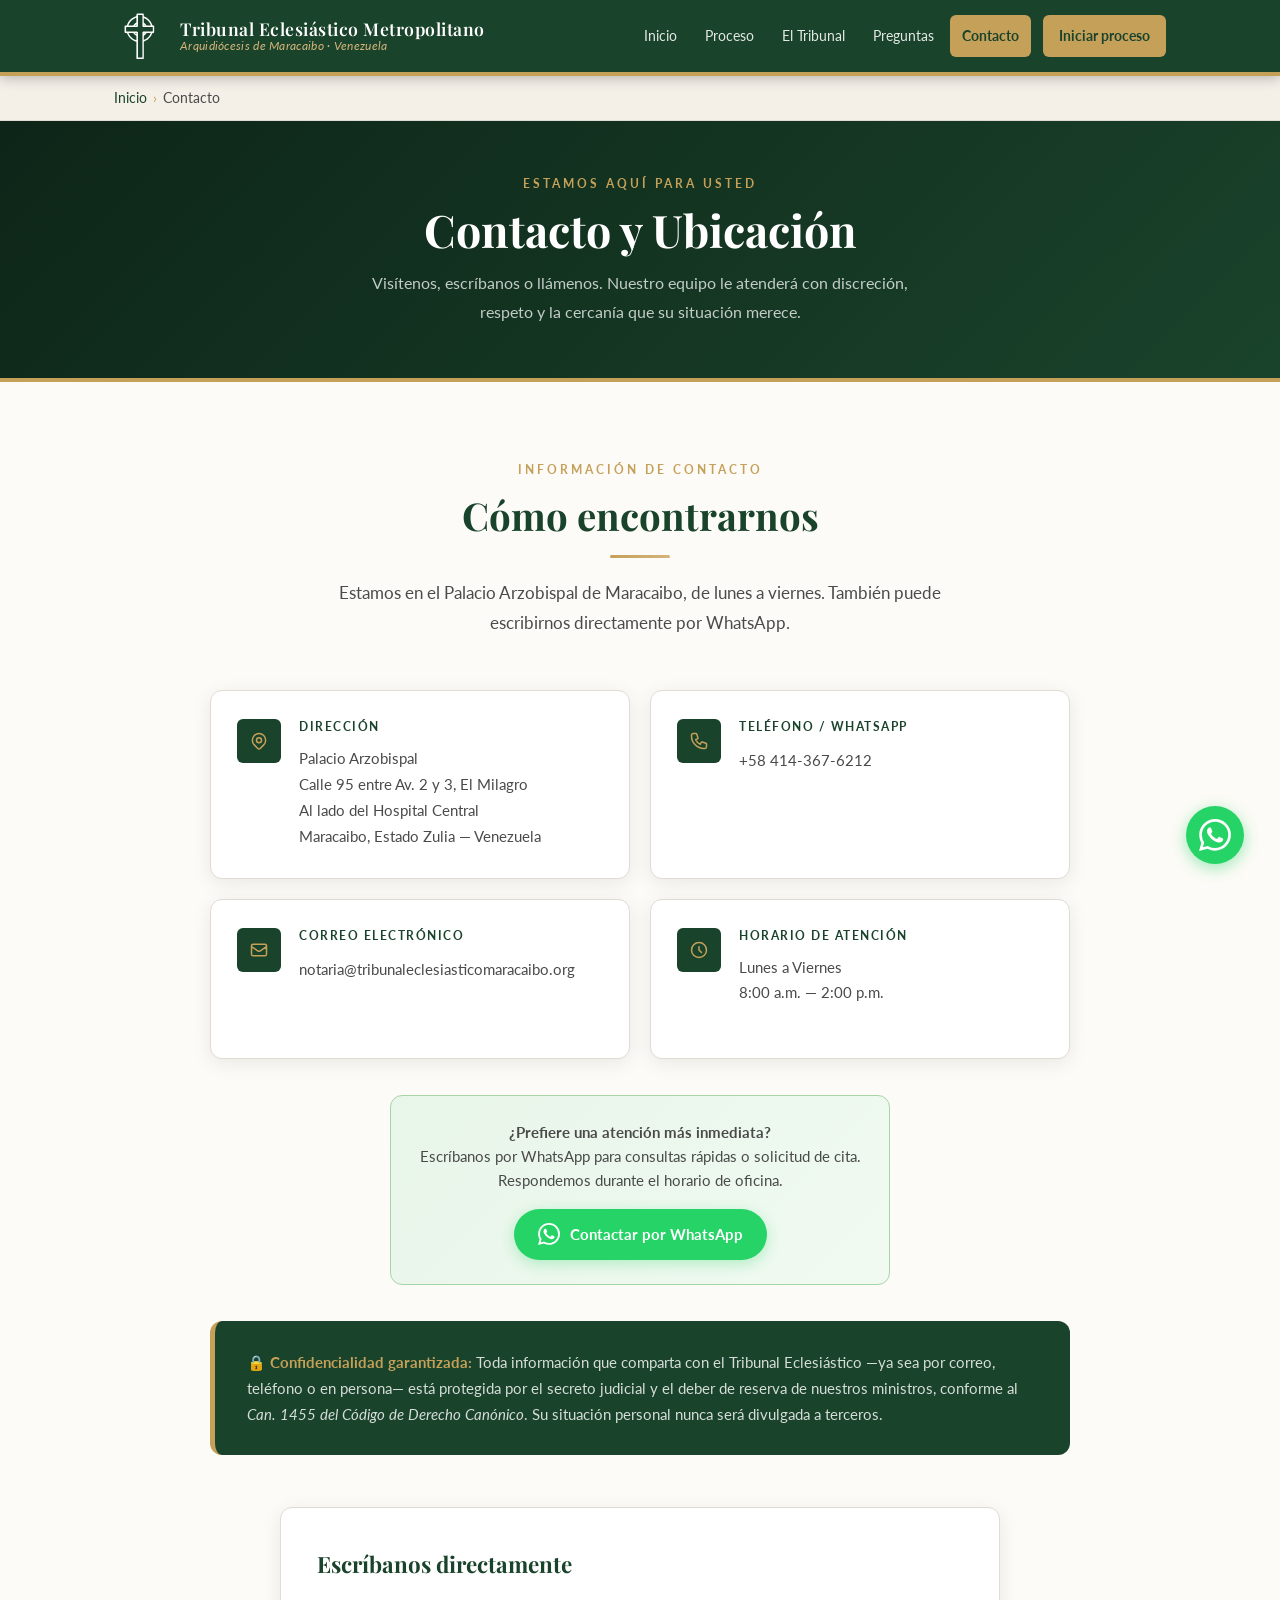
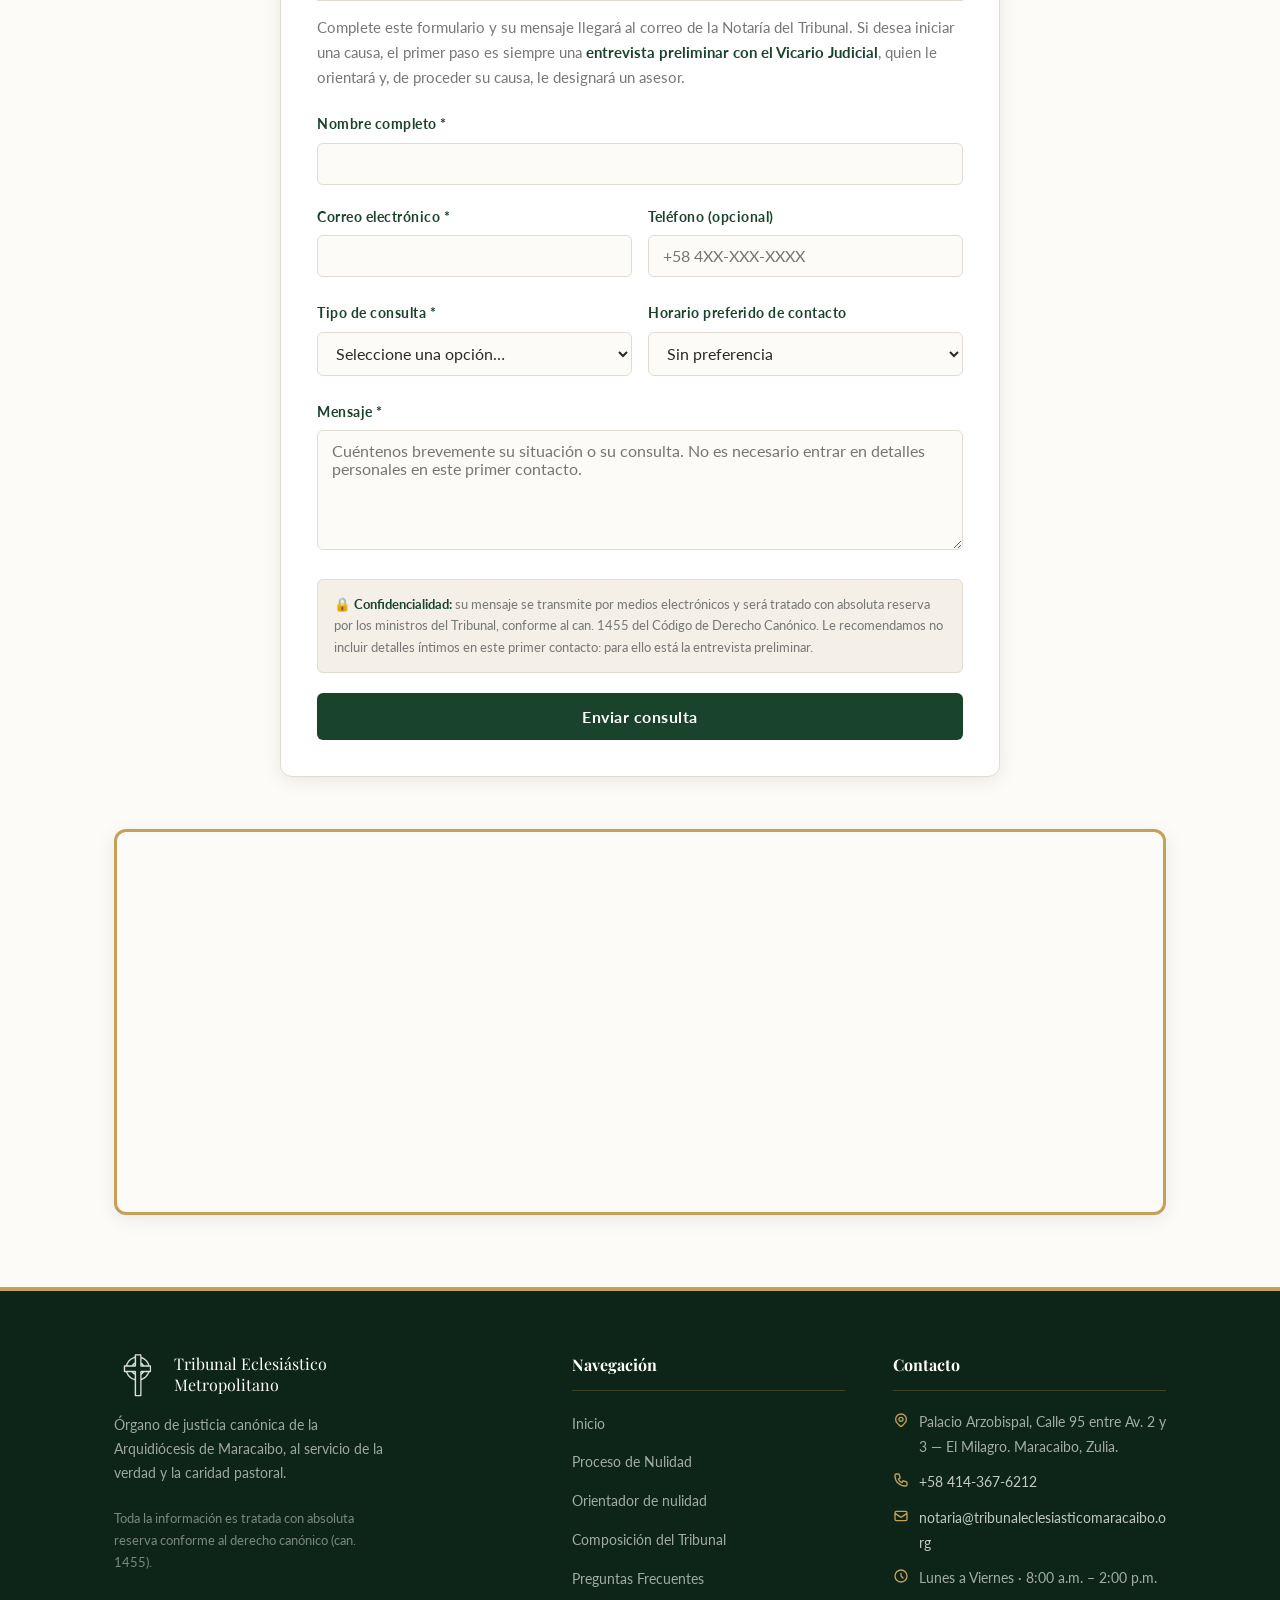
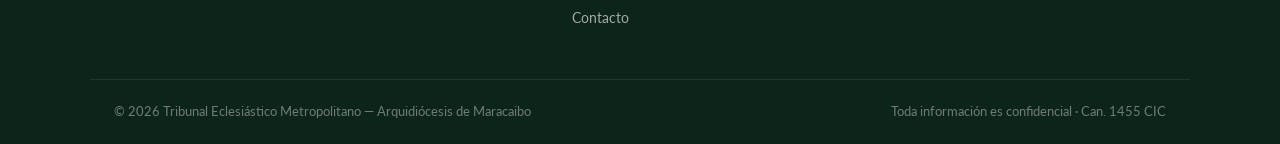
<file: contacto.html>
<!DOCTYPE html>
<html lang="es">
<head>
    <meta charset="UTF-8">
    <meta name="viewport" content="width=device-width, initial-scale=1.0">

    <!-- SEO -->
    <title>Contacto y Ubicación | Tribunal Eclesiástico Metropolitano — Maracaibo</title>
    <meta name="description" content="Contáctenos: Palacio Arzobispal, Calle 95, Maracaibo. Teléfono: +58 414-367-6212. Correo: notaria@tribunaleclesiasticomaracaibo.org. Horario: Lunes a Viernes 8am–2pm.">
    <meta name="keywords" content="contacto tribunal eclesiástico Maracaibo, horario, dirección, Palacio Arzobispal, WhatsApp tribunal">
    <meta name="author" content="Tribunal Eclesiástico Metropolitano de Maracaibo">

    <meta property="og:title" content="Contacto — Tribunal Eclesiástico Metropolitano de Maracaibo">
    <meta property="og:description" content="Escriba o visítenos. Estamos en el Palacio Arzobispal de Maracaibo, de lunes a viernes de 8:00 a.m. a 2:00 p.m.">
    <meta property="og:type" content="website">
    <meta property="og:url" content="https://tribunaleclesiasticomaracaibo.org/contacto.html">
    <meta property="og:image" content="https://tribunaleclesiasticomaracaibo.org/og-image.jpg">
    <link rel="canonical" href="https://tribunaleclesiasticomaracaibo.org/contacto.html">

    <link rel="icon" type="image/svg+xml" href="logo-oficial.svg">
    <link rel="apple-touch-icon" href="apple-touch-icon.png">
    <meta name="theme-color" content="#1A432B">

    <!-- Fuentes -->
    <link rel="preconnect" href="https://fonts.googleapis.com">
    <link rel="preconnect" href="https://fonts.gstatic.com" crossorigin>
    <link href="https://fonts.googleapis.com/css2?family=Playfair+Display:ital,wght@0,400;0,600;0,700;1,400&family=Lato:wght@300;400;700&display=swap" rel="stylesheet">

    <!-- Migas de pan para buscadores -->
    <script type="application/ld+json">
    {
        "@context": "https://schema.org",
        "@type": "BreadcrumbList",
        "itemListElement": [
            { "@type": "ListItem", "position": 1, "name": "Inicio", "item": "https://tribunaleclesiasticomaracaibo.org/" },
            { "@type": "ListItem", "position": 2, "name": "Contacto", "item": "https://tribunaleclesiasticomaracaibo.org/contacto.html" }
        ]
    }
    </script>

    <link rel="stylesheet" href="styles.css">
</head>
<body>

<!-- ============================================================
     HEADER
     ============================================================ -->
<header class="site-header">
    <div class="header-inner">
        <a href="index.html" class="logo-link" aria-label="Inicio — Tribunal Eclesiástico Metropolitano">
            <img src="logo-oficial.svg" alt="Escudo Arquidiócesis de Maracaibo" width="52" height="52">
            <div class="logo-texto">
                <span class="logo-nombre">Tribunal Eclesiástico Metropolitano</span>
                <span class="logo-subtitulo">Arquidiócesis de Maracaibo · Venezuela</span>
            </div>
        </a>
        <button class="btn-menu" aria-label="Abrir menú" aria-expanded="false">
            <span></span><span></span><span></span>
        </button>
        <nav class="nav-principal" aria-label="Navegación principal">
            <a href="index.html">Inicio</a>
            <a href="proceso.html">Proceso</a>
            <a href="composicion.html">El Tribunal</a>
            <a href="faq.html">Preguntas</a>
            <a href="contacto.html" class="activo">Contacto</a>
            <a href="contacto.html" class="nav-cta">Iniciar proceso</a>
        </nav>
    </div>
</header>

<!-- Breadcrumb -->
<nav class="breadcrumb" aria-label="Ruta de navegación">
    <ol>
        <li><a href="index.html">Inicio</a></li>
        <li><span aria-current="page">Contacto</span></li>
    </ol>
</nav>

<!-- Banner -->
<div class="page-banner">
    <span class="etiqueta-seccion">Estamos aquí para usted</span>
    <h1>Contacto y Ubicación</h1>
    <p>Visítenos, escríbanos o llámenos. Nuestro equipo le atenderá con discreción, respeto y la cercanía que su situación merece.</p>
</div>


<!-- ============================================================
     DATOS DE CONTACTO
     ============================================================ -->
<section class="seccion" aria-labelledby="titulo-contacto" id="contacto">
    <div class="contenedor">

        <!-- Encabezado centrado -->
        <div class="seccion-encabezado animar">
            <span class="etiqueta-seccion">Información de contacto</span>
            <h2 id="titulo-contacto">Cómo encontrarnos</h2>
            <div class="divisor"></div>
            <p>Estamos en el Palacio Arzobispal de Maracaibo, de lunes a viernes. También puede escribirnos directamente por WhatsApp.</p>
        </div>

        <!-- Grid 2×2 de tarjetas de datos -->
        <div class="contacto-info-grid">

            <!-- Dirección -->
            <div class="contacto-info-card animar animar-delay-1">
                <div class="icono-caja">
                    <svg viewBox="0 0 24 24" width="20" height="20" fill="none" stroke="currentColor" stroke-width="1.8" aria-hidden="true">
                        <path stroke-linecap="round" stroke-linejoin="round" d="M17.657 16.657L13.414 20.9a1.998 1.998 0 01-2.827 0l-4.244-4.243a8 8 0 1111.314 0z"/>
                        <path stroke-linecap="round" stroke-linejoin="round" d="M15 11a3 3 0 11-6 0 3 3 0 016 0z"/>
                    </svg>
                </div>
                <div class="info-contenido">
                    <strong class="info-etiqueta">Dirección</strong>
                    <p class="info-texto">Palacio Arzobispal<br>Calle 95 entre Av. 2 y 3, El Milagro<br>Al lado del Hospital Central<br>Maracaibo, Estado Zulia — Venezuela</p>
                </div>
            </div>

            <!-- Teléfono -->
            <div class="contacto-info-card animar animar-delay-2">
                <div class="icono-caja">
                    <svg viewBox="0 0 24 24" width="20" height="20" fill="none" stroke="currentColor" stroke-width="1.8" aria-hidden="true">
                        <path stroke-linecap="round" stroke-linejoin="round" d="M3 5a2 2 0 012-2h3.28a1 1 0 01.948.684l1.498 4.493a1 1 0 01-.502 1.21l-2.257 1.13a11.042 11.042 0 005.516 5.516l1.13-2.257a1 1 0 011.21-.502l4.493 1.498a1 1 0 01.684.948V19a2 2 0 01-2 2h-1C9.716 21 3 14.284 3 6V5z"/>
                    </svg>
                </div>
                <div class="info-contenido">
                    <strong class="info-etiqueta">Teléfono / WhatsApp</strong>
                    <a href="tel:+584143676212" class="info-enlace">+58 414-367-6212</a>
                </div>
            </div>

            <!-- Correo -->
            <div class="contacto-info-card animar animar-delay-3">
                <div class="icono-caja">
                    <svg viewBox="0 0 24 24" width="20" height="20" fill="none" stroke="currentColor" stroke-width="1.8" aria-hidden="true">
                        <path stroke-linecap="round" stroke-linejoin="round" d="M3 8l7.89 5.26a2 2 0 002.22 0L21 8M5 19h14a2 2 0 002-2V7a2 2 0 00-2-2H5a2 2 0 00-2 2v10a2 2 0 002 2z"/>
                    </svg>
                </div>
                <div class="info-contenido">
                    <strong class="info-etiqueta">Correo electrónico</strong>
                    <a href="mailto:notaria@tribunaleclesiasticomaracaibo.org" class="info-enlace">notaria@tribunaleclesiasticomaracaibo.org</a>
                </div>
            </div>

            <!-- Horario -->
            <div class="contacto-info-card animar animar-delay-4">
                <div class="icono-caja">
                    <svg viewBox="0 0 24 24" width="20" height="20" fill="none" stroke="currentColor" stroke-width="1.8" aria-hidden="true">
                        <path stroke-linecap="round" stroke-linejoin="round" d="M12 8v4l3 3m6-3a9 9 0 11-18 0 9 9 0 0118 0z"/>
                    </svg>
                </div>
                <div class="info-contenido">
                    <strong class="info-etiqueta">Horario de atención</strong>
                    <p class="info-texto">Lunes a Viernes<br>8:00 a.m. — 2:00 p.m.</p>
                </div>
            </div>

        </div>

        <!-- WhatsApp centrado -->
        <div class="whatsapp-card animar" style="max-width:500px; margin:0 auto 36px;">
            <p><strong>¿Prefiere una atención más inmediata?</strong><br>Escríbanos por WhatsApp para consultas rápidas o solicitud de cita. Respondemos durante el horario de oficina.</p>
            <a href="https://wa.me/584143676212?text=Hola,%20deseo%20realizar%20una%20consulta%20al%20Tribunal%20Eclesiástico%20Metropolitano"
               target="_blank" rel="noopener" class="btn-whatsapp">
                <svg viewBox="0 0 24 24" fill="currentColor" width="22" height="22" aria-hidden="true">
                    <path d="M17.472 14.382c-.297-.149-1.758-.867-2.03-.967-.273-.099-.471-.148-.67.15-.197.297-.767.966-.94 1.164-.173.199-.347.223-.644.075-.297-.15-1.255-.463-2.39-1.475-.883-.788-1.48-1.761-1.653-2.059-.173-.297-.018-.458.13-.606.134-.133.298-.347.446-.52.149-.174.198-.298.298-.497.099-.198.05-.371-.025-.52-.075-.149-.669-1.612-.916-2.207-.242-.579-.487-.5-.669-.51-.173-.008-.371-.01-.57-.01-.198 0-.52.074-.792.372-.272.297-1.04 1.016-1.04 2.479 0 1.462 1.065 2.875 1.213 3.074.149.198 2.096 3.2 5.077 4.487.709.306 1.262.489 1.694.625.712.227 1.36.195 1.871.118.571-.085 1.758-.719 2.006-1.413.248-.694.248-1.289.173-1.413-.074-.124-.272-.198-.57-.347m-5.421 7.403h-.004a9.87 9.87 0 01-5.031-1.378l-.361-.214-3.741.982.998-3.648-.235-.374a9.86 9.86 0 01-1.51-5.26c.001-5.45 4.436-9.884 9.888-9.884 2.64 0 5.122 1.03 6.988 2.898a9.825 9.825 0 012.893 6.994c-.003 5.45-4.437 9.884-9.885 9.884m8.413-18.297A11.815 11.815 0 0012.05 0C5.495 0 .16 5.335.157 11.892c0 2.096.547 4.142 1.588 5.945L.057 24l6.305-1.654a11.882 11.882 0 005.683 1.448h.005c6.554 0 11.89-5.335 11.893-11.893a11.821 11.821 0 00-3.48-8.413z"/>
                </svg>
                Contactar por WhatsApp
            </a>
        </div>

        <!-- Aviso de confidencialidad -->
        <div class="confidencialidad animar" style="max-width:860px; margin:0 auto 52px;">
            <strong>🔒 Confidencialidad garantizada:</strong> Toda información que comparta con el Tribunal Eclesiástico —ya sea por correo, teléfono o en persona— está protegida por el secreto judicial y el deber de reserva de nuestros ministros, conforme al <em>Can. 1455 del Código de Derecho Canónico</em>. Su situación personal nunca será divulgada a terceros.
        </div>

        <!-- Formulario de contacto -->
        <div class="formulario-card animar" id="escribanos" style="max-width: 720px; margin: 0 auto 52px;">
            <h3>Escríbanos directamente</h3>
            <p style="font-size: 0.92rem; color: #777; margin: -10px 0 22px; line-height: 1.7;">
                Complete este formulario y su mensaje llegará al correo de la Notaría del Tribunal.
                Si desea iniciar una causa, el primer paso es siempre una <strong style="color: var(--verde-oscuro);">entrevista preliminar con el Vicario Judicial</strong>,
                quien le orientará y, de proceder su causa, le designará un asesor.
            </p>

            <form id="formulario-contacto"
                  action="https://formsubmit.co/ajax/notaria@tribunaleclesiasticomaracaibo.org"
                  method="POST" novalidate>

                <!-- Configuración de FormSubmit -->
                <input type="hidden" name="_subject" value="Nueva consulta desde la web del Tribunal">
                <input type="hidden" name="_template" value="table">
                <input type="hidden" name="_captcha" value="false">
                <input type="text" name="_honey" style="display:none" tabindex="-1" autocomplete="off" aria-hidden="true">

                <div class="campo">
                    <label for="campo-nombre">Nombre completo *</label>
                    <input type="text" id="campo-nombre" name="nombre" autocomplete="name" required>
                    <span class="campo-error" data-error="nombre" aria-live="polite"></span>
                </div>

                <div class="campos-dos">
                    <div class="campo">
                        <label for="campo-email">Correo electrónico *</label>
                        <input type="email" id="campo-email" name="email" autocomplete="email" required>
                        <span class="campo-error" data-error="email" aria-live="polite"></span>
                    </div>
                    <div class="campo">
                        <label for="campo-telefono">Teléfono (opcional)</label>
                        <input type="tel" id="campo-telefono" name="telefono" autocomplete="tel" placeholder="+58 4XX-XXX-XXXX">
                        <span class="campo-error" data-error="telefono" aria-live="polite"></span>
                    </div>
                </div>

                <div class="campos-dos">
                    <div class="campo">
                        <label for="campo-consulta">Tipo de consulta *</label>
                        <select id="campo-consulta" name="consulta" required>
                            <option value="" selected disabled>Seleccione una opción…</option>
                            <option>Orientación general</option>
                            <option>Solicitar entrevista preliminar con el Vicario Judicial</option>
                            <option>Información sobre una causa en curso</option>
                            <option>Otro asunto</option>
                        </select>
                        <span class="campo-error" data-error="consulta" aria-live="polite"></span>
                    </div>
                    <div class="campo">
                        <label for="campo-franja">Horario preferido de contacto</label>
                        <select id="campo-franja" name="horario_preferido">
                            <option selected>Sin preferencia</option>
                            <option>8:00 – 11:00 a. m.</option>
                            <option>11:00 a. m. – 2:00 p. m.</option>
                        </select>
                    </div>
                </div>

                <div class="campo">
                    <label for="campo-mensaje">Mensaje *</label>
                    <textarea id="campo-mensaje" name="mensaje" required
                              placeholder="Cuéntenos brevemente su situación o su consulta. No es necesario entrar en detalles personales en este primer contacto."></textarea>
                    <span class="campo-error" data-error="mensaje" aria-live="polite"></span>
                </div>

                <div class="aviso-privacidad">
                    <strong>🔒 Confidencialidad:</strong> su mensaje se transmite por medios electrónicos y será
                    tratado con absoluta reserva por los ministros del Tribunal, conforme al can. 1455 del
                    Código de Derecho Canónico. Le recomendamos no incluir detalles íntimos en este primer contacto:
                    para ello está la entrevista preliminar.
                </div>

                <button type="submit" class="btn-submit">Enviar consulta</button>

                <div class="mensaje-exito" role="status">
                    ✓ Su consulta fue enviada correctamente. Le responderemos dentro del horario de oficina.
                </div>
                <div class="mensaje-error" role="alert">
                    No pudimos enviar su mensaje. Por favor, intente de nuevo o escríbanos por WhatsApp al +58 414-367-6212.
                </div>
            </form>
        </div>

        <!-- Mapa -->
        <div class="mapa-contenedor animar">
            <iframe
                src="https://www.google.com/maps?q=Palacio%20Arzobispal%20de%20Maracaibo&output=embed"
                title="Ubicación del Palacio Arzobispal de Maracaibo"
                width="100%"
                height="380"
                style="border:0;"
                allowfullscreen=""
                loading="lazy"
                referrerpolicy="no-referrer-when-downgrade">
            </iframe>
        </div>

    </div>
</section>


<!-- ============================================================
     FOOTER
     ============================================================ -->
<footer class="site-footer">
    <div class="footer-grid">
        <div class="footer-brand">
            <div class="footer-logo">
                <img src="logo-oficial.svg" alt="Escudo Tribunal" width="48" height="48">
                <span class="footer-logo-nombre">Tribunal Eclesiástico<br>Metropolitano</span>
            </div>
            <p>Órgano de justicia canónica de la Arquidiócesis de Maracaibo, al servicio de la verdad y la caridad pastoral.</p>
            <p style="font-size: 0.82rem; color: rgba(255,255,255,0.45); margin-top: 8px;">Toda la información es tratada con absoluta reserva conforme al derecho canónico (can. 1455).</p>
        </div>
        <div class="footer-col">
            <h4>Navegación</h4>
            <ul>
                <li><a href="index.html">Inicio</a></li>
                <li><a href="proceso.html">Proceso de Nulidad</a></li>
                <li><a href="orientador.html">Orientador de nulidad</a></li>
                <li><a href="composicion.html">Composición del Tribunal</a></li>
                <li><a href="faq.html">Preguntas Frecuentes</a></li>
                <li><a href="contacto.html">Contacto</a></li>
            </ul>
        </div>
        <div class="footer-col">
            <h4>Contacto</h4>
            <div class="footer-contacto-item">
                <svg viewBox="0 0 24 24" width="16" height="16" fill="none" stroke="currentColor" stroke-width="2" aria-hidden="true"><path stroke-linecap="round" stroke-linejoin="round" d="M17.657 16.657L13.414 20.9a1.998 1.998 0 01-2.827 0l-4.244-4.243a8 8 0 1111.314 0z"/><path stroke-linecap="round" stroke-linejoin="round" d="M15 11a3 3 0 11-6 0 3 3 0 016 0z"/></svg>
                <span>Palacio Arzobispal, Calle 95 entre Av. 2 y 3 — El Milagro. Maracaibo, Zulia.</span>
            </div>
            <div class="footer-contacto-item">
                <svg viewBox="0 0 24 24" width="16" height="16" fill="none" stroke="currentColor" stroke-width="2" aria-hidden="true"><path stroke-linecap="round" stroke-linejoin="round" d="M3 5a2 2 0 012-2h3.28a1 1 0 01.948.684l1.498 4.493a1 1 0 01-.502 1.21l-2.257 1.13a11.042 11.042 0 005.516 5.516l1.13-2.257a1 1 0 011.21-.502l4.493 1.498a1 1 0 01.684.948V19a2 2 0 01-2 2h-1C9.716 21 3 14.284 3 6V5z"/></svg>
                <a href="tel:+584143676212">+58 414-367-6212</a>
            </div>
            <div class="footer-contacto-item">
                <svg viewBox="0 0 24 24" width="16" height="16" fill="none" stroke="currentColor" stroke-width="2" aria-hidden="true"><path stroke-linecap="round" stroke-linejoin="round" d="M3 8l7.89 5.26a2 2 0 002.22 0L21 8M5 19h14a2 2 0 002-2V7a2 2 0 00-2-2H5a2 2 0 00-2 2v10a2 2 0 002 2z"/></svg>
                <a href="mailto:notaria@tribunaleclesiasticomaracaibo.org">notaria@tribunaleclesiasticomaracaibo.org</a>
            </div>
            <div class="footer-contacto-item">
                <svg viewBox="0 0 24 24" width="16" height="16" fill="none" stroke="currentColor" stroke-width="2" aria-hidden="true"><path stroke-linecap="round" stroke-linejoin="round" d="M12 8v4l3 3m6-3a9 9 0 11-18 0 9 9 0 0118 0z"/></svg>
                <span>Lunes a Viernes · 8:00 a.m. – 2:00 p.m.</span>
            </div>
        </div>
    </div>
    <div class="footer-bottom">
        <span>© <span data-anio>2026</span> Tribunal Eclesiástico Metropolitano — Arquidiócesis de Maracaibo</span>
        <span>Toda información es confidencial · Can. 1455 CIC</span>
    </div>
</footer>

<a href="https://wa.me/584143676212?text=Hola,%20deseo%20realizar%20una%20consulta%20al%20Tribunal%20Eclesiástico"
   class="whatsapp-float" target="_blank" rel="noopener" aria-label="Contactar por WhatsApp">
    <svg viewBox="0 0 24 24" fill="#FFFFFF" width="32" height="32" aria-hidden="true"><path d="M17.472 14.382c-.297-.149-1.758-.867-2.03-.967-.273-.099-.471-.148-.67.15-.197.297-.767.966-.94 1.164-.173.199-.347.223-.644.075-.297-.15-1.255-.463-2.39-1.475-.883-.788-1.48-1.761-1.653-2.059-.173-.297-.018-.458.13-.606.134-.133.298-.347.446-.52.149-.174.198-.298.298-.497.099-.198.05-.371-.025-.52-.075-.149-.669-1.612-.916-2.207-.242-.579-.487-.5-.669-.51-.173-.008-.371-.01-.57-.01-.198 0-.52.074-.792.372-.272.297-1.04 1.016-1.04 2.479 0 1.462 1.065 2.875 1.213 3.074.149.198 2.096 3.2 5.077 4.487.709.306 1.262.489 1.694.625.712.227 1.36.195 1.871.118.571-.085 1.758-.719 2.006-1.413.248-.694.248-1.289.173-1.413-.074-.124-.272-.198-.57-.347m-5.421 7.403h-.004a9.87 9.87 0 01-5.031-1.378l-.361-.214-3.741.982.998-3.648-.235-.374a9.86 9.86 0 01-1.51-5.26c.001-5.45 4.436-9.884 9.888-9.884 2.64 0 5.122 1.03 6.988 2.898a9.825 9.825 0 012.893 6.994c-.003 5.45-4.437 9.884-9.885 9.884m8.413-18.297A11.815 11.815 0 0012.05 0C5.495 0 .16 5.335.157 11.892c0 2.096.547 4.142 1.588 5.945L.057 24l6.305-1.654a11.882 11.882 0 005.683 1.448h.005c6.554 0 11.89-5.335 11.893-11.893a11.821 11.821 0 00-3.48-8.413z"/></svg>
</a>

<script src="main.js"></script>
</body>
</html>
</file>
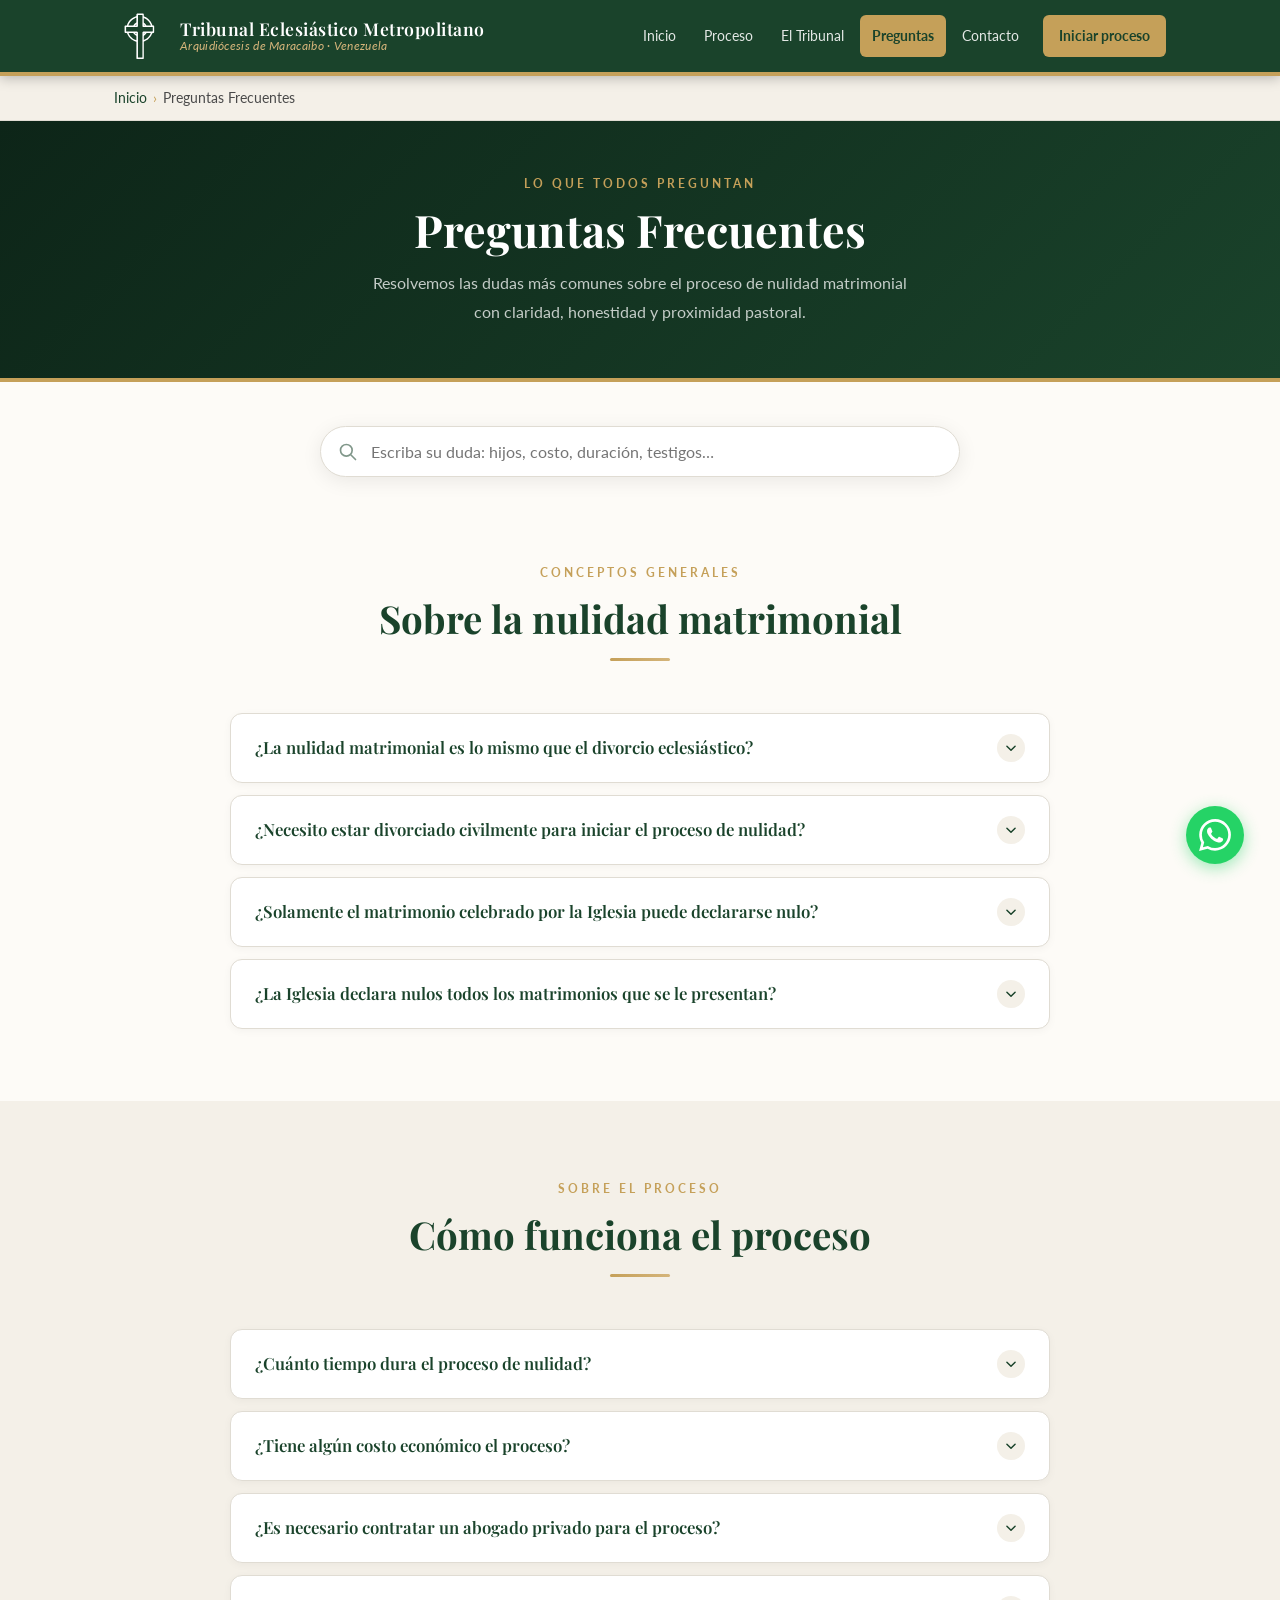
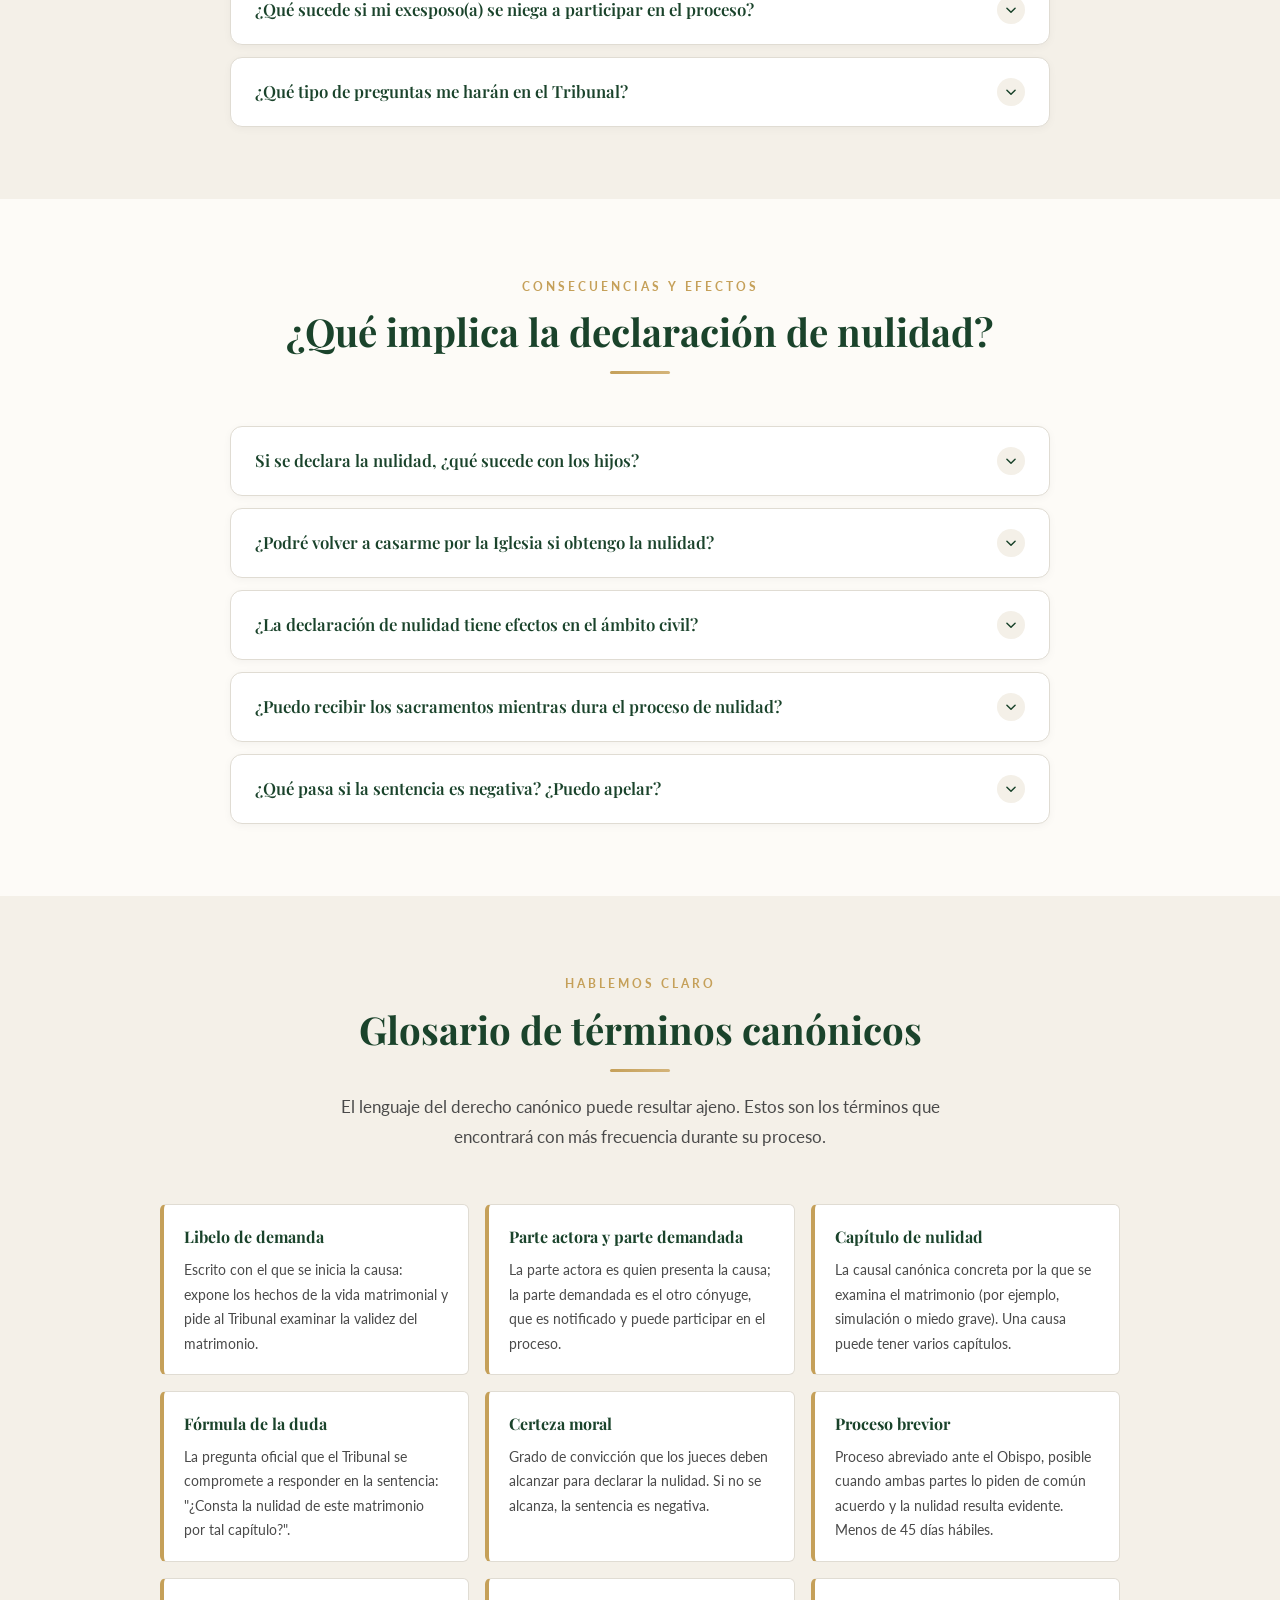
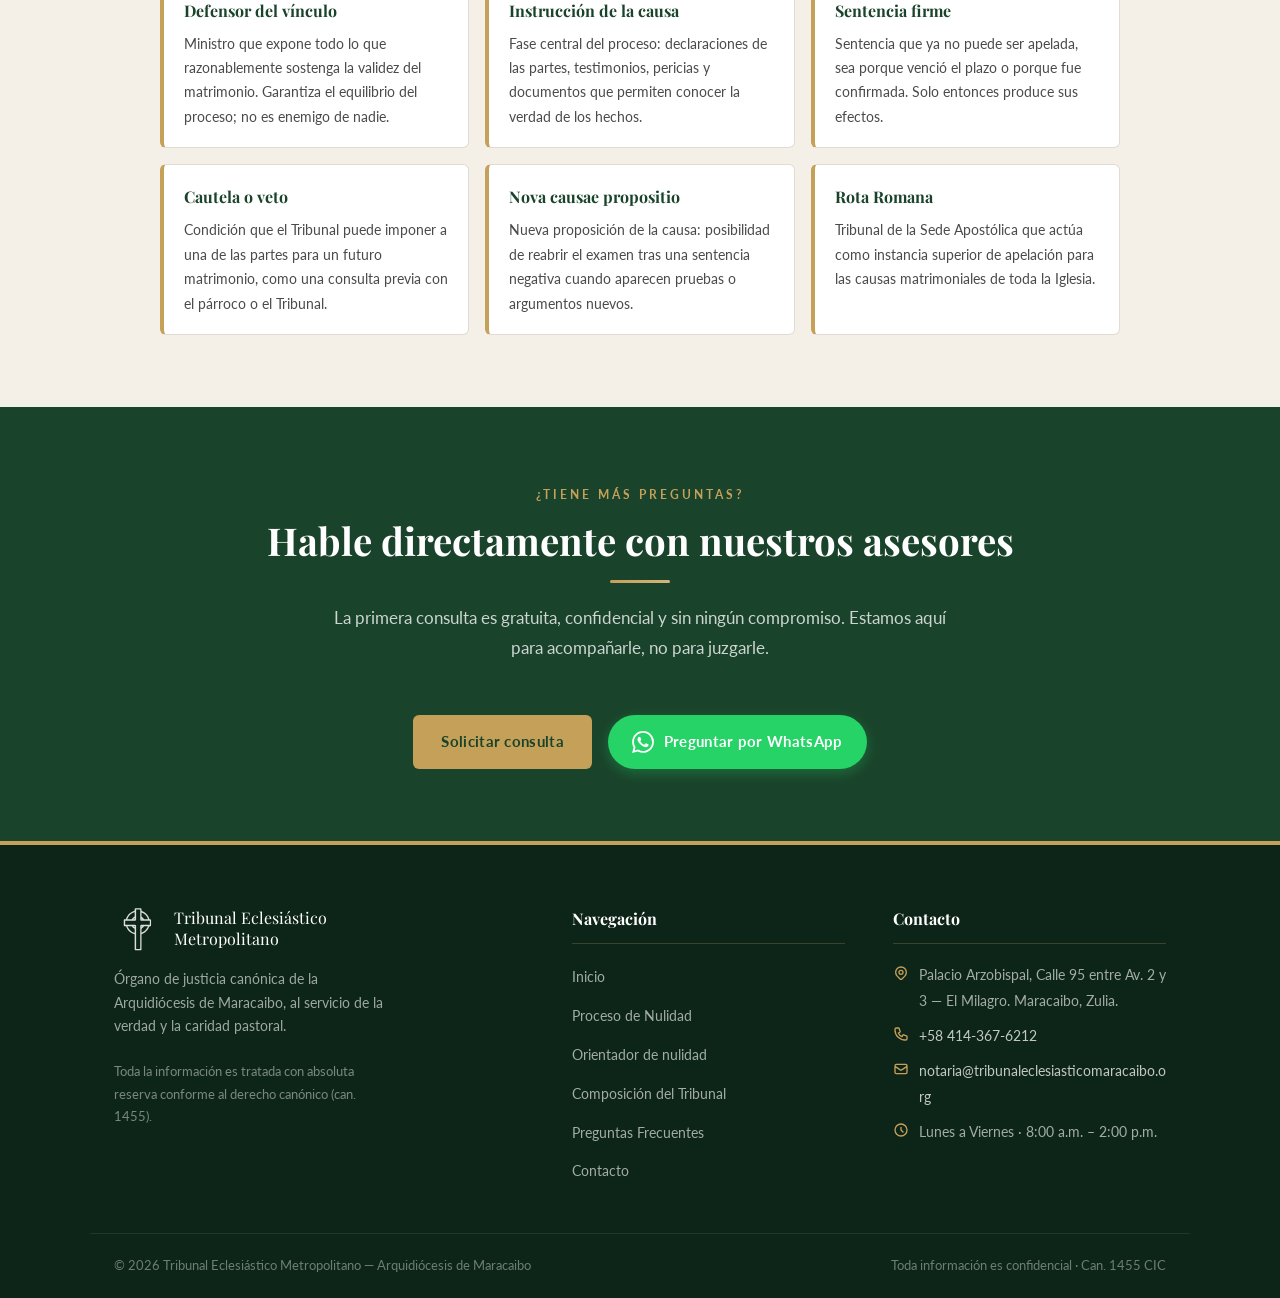
<file: faq.html>
<!DOCTYPE html>
<html lang="es">
<head>
    <meta charset="UTF-8">
    <meta name="viewport" content="width=device-width, initial-scale=1.0">

    <!-- SEO -->
    <title>Preguntas Frecuentes | Tribunal Eclesiástico Metropolitano — Maracaibo</title>
    <meta name="description" content="Respuestas a las preguntas más frecuentes sobre la nulidad matrimonial: qué es, cuánto dura, si tiene costo, qué pasa con los hijos, y mucho más.">
    <meta name="keywords" content="preguntas frecuentes nulidad matrimonial, FAQ tribunal eclesiástico, divorcio eclesiástico, derecho canónico Maracaibo">
    <meta name="author" content="Tribunal Eclesiástico Metropolitano de Maracaibo">

    <meta property="og:title" content="Preguntas Frecuentes — Tribunal Eclesiástico de Maracaibo">
    <meta property="og:description" content="Resolvemos las dudas más comunes sobre el proceso de nulidad matrimonial con respuestas pastorales y jurídicamente precisas.">
    <meta property="og:type" content="website">
    <meta property="og:url" content="https://tribunaleclesiasticomaracaibo.org/faq.html">
    <meta property="og:image" content="https://tribunaleclesiasticomaracaibo.org/og-image.jpg">
    <link rel="canonical" href="https://tribunaleclesiasticomaracaibo.org/faq.html">

    <link rel="icon" type="image/svg+xml" href="logo-oficial.svg">
    <link rel="apple-touch-icon" href="apple-touch-icon.png">
    <meta name="theme-color" content="#1A432B">

    <!-- Fuentes -->
    <link rel="preconnect" href="https://fonts.googleapis.com">
    <link rel="preconnect" href="https://fonts.gstatic.com" crossorigin>
    <link href="https://fonts.googleapis.com/css2?family=Playfair+Display:ital,wght@0,400;0,600;0,700;1,400&family=Lato:wght@300;400;700&display=swap" rel="stylesheet">

    <!-- Migas de pan para buscadores -->
    <script type="application/ld+json">
    {
        "@context": "https://schema.org",
        "@type": "BreadcrumbList",
        "itemListElement": [
            { "@type": "ListItem", "position": 1, "name": "Inicio", "item": "https://tribunaleclesiasticomaracaibo.org/" },
            { "@type": "ListItem", "position": 2, "name": "Preguntas Frecuentes", "item": "https://tribunaleclesiasticomaracaibo.org/faq.html" }
        ]
    }
    </script>

    <!-- FAQ estructurado (permite resultados enriquecidos en Google) -->
    <script type="application/ld+json">
    {
        "@context": "https://schema.org",
        "@type": "FAQPage",
        "mainEntity": [
            {
                "@type": "Question",
                "name": "¿La nulidad matrimonial es lo mismo que el divorcio eclesiástico?",
                "acceptedAnswer": { "@type": "Answer", "text": "No. El divorcio civil disuelve un matrimonio que existió; la declaración de nulidad constata que, por una causa presente desde el inicio, el matrimonio nunca llegó a constituirse válidamente en el orden canónico. Quien obtiene la nulidad queda libre para contraer un nuevo matrimonio canónico válido." }
            },
            {
                "@type": "Question",
                "name": "¿Necesito estar divorciado civilmente para iniciar el proceso de nulidad?",
                "acceptedAnswer": { "@type": "Answer", "text": "En la práctica, sí. Los tribunales eclesiásticos generalmente requieren una sentencia de divorcio civil firme antes de admitir la causa, pues demuestra que la separación es definitiva. Si aún no cuenta con el divorcio civil, puede acercarse al Tribunal para una consulta orientativa." }
            },
            {
                "@type": "Question",
                "name": "¿Solamente el matrimonio celebrado por la Iglesia puede declararse nulo?",
                "acceptedAnswer": { "@type": "Answer", "text": "El Tribunal es competente para examinar la validez de los matrimonios de personas bautizadas en la Iglesia Católica. Si ambos cónyuges son católicos casados por la Iglesia, el Tribunal es claramente competente. En otros casos (matrimonio solo civil o con dispensa de forma), consulte con los asesores del Tribunal." }
            },
            {
                "@type": "Question",
                "name": "¿La Iglesia declara nulos todos los matrimonios que se le presentan?",
                "acceptedAnswer": { "@type": "Answer", "text": "No. El proceso investiga si en el momento de la celebración existía una causa que invalidara el consentimiento o la forma. Si el Tribunal no alcanza la certeza moral sobre la nulidad, dicta sentencia negativa. El fracaso del matrimonio no es, por sí solo, causa de nulidad." }
            },
            {
                "@type": "Question",
                "name": "¿Cuánto tiempo dura el proceso de nulidad?",
                "acceptedAnswer": { "@type": "Answer", "text": "El proceso ordinario dura aproximadamente de 12 a 18 meses, según la complejidad de la causa. El proceso brevior ante el Obispo puede resolverse en menos de 45 días hábiles cuando ambas partes están de acuerdo y las pruebas son evidentes." }
            },
            {
                "@type": "Question",
                "name": "¿Tiene algún costo económico el proceso?",
                "acceptedAnswer": { "@type": "Answer", "text": "Se solicita una contribución administrativa para los gastos ordinarios del Tribunal, pero la falta de recursos económicos nunca será un impedimento para acceder a la justicia eclesiástica. Ninguna persona será alejada del Tribunal por razones económicas." }
            },
            {
                "@type": "Question",
                "name": "¿Es necesario contratar un abogado privado para el proceso?",
                "acceptedAnswer": { "@type": "Answer", "text": "No es estrictamente obligatorio. El Tribunal cuenta con asesores canónicos propios que pueden acompañar a las partes sin costo adicional, aunque toda persona tiene derecho a un abogado canónico de su confianza (can. 1481 CIC)." }
            },
            {
                "@type": "Question",
                "name": "¿Qué sucede si mi exesposo(a) se niega a participar en el proceso?",
                "acceptedAnswer": { "@type": "Answer", "text": "La negativa de la parte demandada no detiene ni invalida el proceso. El Tribunal la notificará formalmente; si no responde, será declarada ausente y el proceso continuará con las pruebas y testimonios disponibles." }
            },
            {
                "@type": "Question",
                "name": "¿Qué tipo de preguntas me harán en el Tribunal?",
                "acceptedAnswer": { "@type": "Answer", "text": "Preguntas orientadas a conocer los hechos de su historia matrimonial: cómo se conocieron, el noviazgo, las circunstancias de la boda, la convivencia y las causas de la ruptura. La entrevista se realiza con respeto y discreción, y está protegida por el secreto judicial." }
            },
            {
                "@type": "Question",
                "name": "Si se declara la nulidad, ¿qué sucede con los hijos?",
                "acceptedAnswer": { "@type": "Answer", "text": "Los hijos siguen siendo legítimos ante la Iglesia (can. 1137 CIC). La nulidad del matrimonio de los padres no afecta en nada la legitimidad, los derechos ni el estatus de los hijos." }
            },
            {
                "@type": "Question",
                "name": "¿Podré volver a casarme por la Iglesia si obtengo la nulidad?",
                "acceptedAnswer": { "@type": "Answer", "text": "Sí. Cuando la sentencia afirmativa queda firme, ambas partes recuperan su libertad canónica para contraer nuevo matrimonio. En algunos casos el Tribunal puede imponer una cautela que condiciona el nuevo matrimonio a una consulta previa." }
            },
            {
                "@type": "Question",
                "name": "¿La declaración de nulidad tiene efectos en el ámbito civil?",
                "acceptedAnswer": { "@type": "Answer", "text": "En Venezuela no tiene efectos automáticos en el derecho civil: son dos órdenes jurídicos independientes. La nulidad canónica no reemplaza al divorcio civil ni viceversa." }
            },
            {
                "@type": "Question",
                "name": "¿Puedo recibir los sacramentos mientras dura el proceso de nulidad?",
                "acceptedAnswer": { "@type": "Answer", "text": "Depende de la situación personal de cada uno. Le recomendamos hablar con su párroco o un sacerdote de confianza: el acompañamiento pastoral personalizado corresponde a su comunidad parroquial, mientras el Tribunal atiende la dimensión judicial." }
            },
            {
                "@type": "Question",
                "name": "¿Qué pasa si la sentencia es negativa? ¿Puedo apelar?",
                "acceptedAnswer": { "@type": "Answer", "text": "Sí. Toda sentencia puede ser apelada ante el Tribunal de Segunda Instancia o la Rota Romana. También puede solicitarse la nueva proposición de la causa (nova causae propositio) si existen nuevas pruebas o argumentos." }
            }
        ]
    }
    </script>

    <link rel="stylesheet" href="styles.css">
</head>
<body>

<!-- ============================================================
     HEADER
     ============================================================ -->
<header class="site-header">
    <div class="header-inner">
        <a href="index.html" class="logo-link" aria-label="Inicio — Tribunal Eclesiástico Metropolitano">
            <img src="logo-oficial.svg" alt="Escudo Arquidiócesis de Maracaibo" width="52" height="52">
            <div class="logo-texto">
                <span class="logo-nombre">Tribunal Eclesiástico Metropolitano</span>
                <span class="logo-subtitulo">Arquidiócesis de Maracaibo · Venezuela</span>
            </div>
        </a>
        <button class="btn-menu" aria-label="Abrir menú" aria-expanded="false">
            <span></span><span></span><span></span>
        </button>
        <nav class="nav-principal" aria-label="Navegación principal">
            <a href="index.html">Inicio</a>
            <a href="proceso.html">Proceso</a>
            <a href="composicion.html">El Tribunal</a>
            <a href="faq.html" class="activo">Preguntas</a>
            <a href="contacto.html">Contacto</a>
            <a href="contacto.html" class="nav-cta">Iniciar proceso</a>
        </nav>
    </div>
</header>

<!-- Breadcrumb -->
<nav class="breadcrumb" aria-label="Ruta de navegación">
    <ol>
        <li><a href="index.html">Inicio</a></li>
        <li><span aria-current="page">Preguntas Frecuentes</span></li>
    </ol>
</nav>

<!-- Banner -->
<div class="page-banner">
    <span class="etiqueta-seccion">Lo que todos preguntan</span>
    <h1>Preguntas Frecuentes</h1>
    <p>Resolvemos las dudas más comunes sobre el proceso de nulidad matrimonial con claridad, honestidad y proximidad pastoral.</p>
</div>


<!-- ============================================================
     BUSCADOR DEL FAQ
     ============================================================ -->
<section class="seccion" style="padding: 44px 0 0;" aria-label="Buscador de preguntas">
    <div class="contenedor">
        <div class="faq-buscador-wrap">
            <svg viewBox="0 0 24 24" stroke-width="2" aria-hidden="true"><path stroke-linecap="round" stroke-linejoin="round" d="M21 21l-6-6m2-5a7 7 0 11-14 0 7 7 0 0114 0z"/></svg>
            <input type="search" id="faq-buscador" class="faq-buscador"
                   placeholder="Escriba su duda: hijos, costo, duración, testigos…"
                   aria-label="Buscar en las preguntas frecuentes">
        </div>
        <div class="faq-sin-resultados">
            <p><strong>No encontramos preguntas que coincidan con su búsqueda.</strong><br>
            Puede escribirnos directamente por WhatsApp o revisar el <a href="#glosario">glosario de términos</a>.</p>
        </div>
    </div>
</section>


<!-- ============================================================
     FAQ — SOBRE LA NULIDAD EN GENERAL
     ============================================================ -->
<section class="seccion seccion-faq" aria-labelledby="titulo-faq-general">
    <div class="contenedor">
        <div class="seccion-encabezado animar">
            <span class="etiqueta-seccion">Conceptos generales</span>
            <h2 id="titulo-faq-general">Sobre la nulidad matrimonial</h2>
            <div class="divisor"></div>
        </div>

        <div class="faq-lista">

            <div class="faq-item animar animar-delay-1">
                <button class="faq-pregunta" aria-expanded="false">
                    <span class="faq-pregunta-texto">¿La nulidad matrimonial es lo mismo que el divorcio eclesiástico?</span>
                    <span class="faq-icono" aria-hidden="true">
                        <svg viewBox="0 0 24 24" stroke-width="2.5"><path stroke-linecap="round" stroke-linejoin="round" d="M19 9l-7 7-7-7"/></svg>
                    </span>
                </button>
                <div class="faq-respuesta">
                    <p>No. Son conceptos radicalmente distintos. El <strong>divorcio civil</strong> disuelve un matrimonio que existió: reconoce que hubo un vínculo válido y que ese vínculo ha terminado. La <strong>declaración de nulidad</strong>, en cambio, no disuelve ningún vínculo, sino que constata que, por una causa presente desde el inicio, el matrimonio <em>nunca llegó a constituirse válidamente</em> en el orden canónico.</p>
                    <p>En otras palabras: el divorcio dice "este matrimonio terminó"; la nulidad dice "este matrimonio nunca existió válidamente". Por eso, quien obtiene una declaración de nulidad no queda "divorciado de la Iglesia", sino libre para contraer un nuevo matrimonio canónico válido.</p>
                </div>
            </div>

            <div class="faq-item animar animar-delay-2">
                <button class="faq-pregunta" aria-expanded="false">
                    <span class="faq-pregunta-texto">¿Necesito estar divorciado civilmente para iniciar el proceso de nulidad?</span>
                    <span class="faq-icono" aria-hidden="true">
                        <svg viewBox="0 0 24 24" stroke-width="2.5"><path stroke-linecap="round" stroke-linejoin="round" d="M19 9l-7 7-7-7"/></svg>
                    </span>
                </button>
                <div class="faq-respuesta">
                    <p>En la práctica, sí. Aunque el proceso canónico es completamente independiente del civil, los tribunales eclesiásticos generalmente requieren que exista una sentencia de divorcio civil firme antes de admitir la causa, ya que esto demuestra que la separación es definitiva y no existe posibilidad de reconciliación.</p>
                    <p>Si aún no cuenta con el divorcio civil, puede acercarse al Tribunal para una consulta orientativa. Nuestros asesores le informarán sobre los pasos a seguir en su situación específica.</p>
                </div>
            </div>

            <div class="faq-item animar animar-delay-3">
                <button class="faq-pregunta" aria-expanded="false">
                    <span class="faq-pregunta-texto">¿Solamente el matrimonio celebrado por la Iglesia puede declararse nulo?</span>
                    <span class="faq-icono" aria-hidden="true">
                        <svg viewBox="0 0 24 24" stroke-width="2.5"><path stroke-linecap="round" stroke-linejoin="round" d="M19 9l-7 7-7-7"/></svg>
                    </span>
                </button>
                <div class="faq-respuesta">
                    <p>El Tribunal Eclesiástico es competente para examinar la validez de los matrimonios de personas bautizadas en la Iglesia Católica. Si ambos cónyuges son católicos y se casaron por la Iglesia, el Tribunal es claramente competente.</p>
                    <p>Si uno de los cónyuges es bautizado católico pero se casó solo civilmente —o con dispensa de forma— la situación es diferente. En estos casos, es importante que consulte directamente con nuestros asesores para determinar si existe o no competencia del Tribunal.</p>
                </div>
            </div>

            <div class="faq-item animar animar-delay-1">
                <button class="faq-pregunta" aria-expanded="false">
                    <span class="faq-pregunta-texto">¿La Iglesia declara nulos todos los matrimonios que se le presentan?</span>
                    <span class="faq-icono" aria-hidden="true">
                        <svg viewBox="0 0 24 24" stroke-width="2.5"><path stroke-linecap="round" stroke-linejoin="round" d="M19 9l-7 7-7-7"/></svg>
                    </span>
                </button>
                <div class="faq-respuesta">
                    <p>No. El Tribunal no es una instancia que declara la nulidad por el simple hecho de que el matrimonio fracasó. El proceso investiga si, en el momento de la celebración, existía una causa que invalidara el consentimiento o la forma del matrimonio.</p>
                    <p>Si el Tribunal no alcanza la <em>certeza moral</em> suficiente sobre la nulidad, dicta una sentencia negativa. El fracaso del matrimonio, el sufrimiento vivido o la mala conducta de alguno de los cónyuges no son, por sí solos, causas de nulidad.</p>
                </div>
            </div>

        </div>
    </div>
</section>


<!-- ============================================================
     FAQ — SOBRE EL PROCESO
     ============================================================ -->
<section class="seccion seccion-alt seccion-faq" aria-labelledby="titulo-faq-proceso">
    <div class="contenedor">
        <div class="seccion-encabezado animar">
            <span class="etiqueta-seccion">Sobre el proceso</span>
            <h2 id="titulo-faq-proceso">Cómo funciona el proceso</h2>
            <div class="divisor"></div>
        </div>

        <div class="faq-lista">

            <div class="faq-item animar animar-delay-1">
                <button class="faq-pregunta" aria-expanded="false">
                    <span class="faq-pregunta-texto">¿Cuánto tiempo dura el proceso de nulidad?</span>
                    <span class="faq-icono" aria-hidden="true">
                        <svg viewBox="0 0 24 24" stroke-width="2.5"><path stroke-linecap="round" stroke-linejoin="round" d="M19 9l-7 7-7-7"/></svg>
                    </span>
                </button>
                <div class="faq-respuesta">
                    <p>El <strong>proceso ordinario</strong> tiene una duración estimada de <strong>12 a 18 meses</strong>, aunque puede variar según la complejidad de la causa, la disponibilidad de los testigos y la carga de trabajo del Tribunal.</p>
                    <p>El <strong>proceso brevior</strong> (proceso abreviado ante el Obispo), introducido por el Papa Francisco en 2015, puede resolverse en menos de 45 días hábiles cuando se cumplen ciertos requisitos: ambas partes están de acuerdo, las pruebas son evidentes y la causa no requiere una instrucción extensa.</p>
                </div>
            </div>

            <div class="faq-item animar animar-delay-2">
                <button class="faq-pregunta" aria-expanded="false">
                    <span class="faq-pregunta-texto">¿Tiene algún costo económico el proceso?</span>
                    <span class="faq-icono" aria-hidden="true">
                        <svg viewBox="0 0 24 24" stroke-width="2.5"><path stroke-linecap="round" stroke-linejoin="round" d="M19 9l-7 7-7-7"/></svg>
                    </span>
                </button>
                <div class="faq-respuesta">
                    <p>Se solicita una <strong>contribución administrativa</strong> para cubrir los gastos ordinarios del Tribunal. Sin embargo, conforme al espíritu del <em>Mitis Iudex Dominus Iesus</em> del Papa Francisco, la <strong>falta de recursos económicos nunca será un impedimento para acceder a la justicia eclesiástica</strong>.</p>
                    <p>Si usted se encuentra en situación de dificultad económica, infórmenos al momento de la consulta. Ninguna persona será alejada del Tribunal por razones económicas.</p>
                </div>
            </div>

            <div class="faq-item animar animar-delay-3">
                <button class="faq-pregunta" aria-expanded="false">
                    <span class="faq-pregunta-texto">¿Es necesario contratar un abogado privado para el proceso?</span>
                    <span class="faq-icono" aria-hidden="true">
                        <svg viewBox="0 0 24 24" stroke-width="2.5"><path stroke-linecap="round" stroke-linejoin="round" d="M19 9l-7 7-7-7"/></svg>
                    </span>
                </button>
                <div class="faq-respuesta">
                    <p>No es estrictamente obligatorio en todos los casos. El Tribunal Eclesiástico Metropolitano cuenta con <strong>asesores canónicos propios</strong> que pueden orientar y acompañar a las partes durante el proceso sin costo adicional.</p>
                    <p>Si usted desea ser representado por un abogado canónico de su confianza externo al Tribunal, también tiene ese derecho <em>(can. 1481 CIC)</em>. En cualquier caso, le recomendamos comenzar con la consulta orientativa gratuita con nuestros asesores.</p>
                </div>
            </div>

            <div class="faq-item animar animar-delay-1">
                <button class="faq-pregunta" aria-expanded="false">
                    <span class="faq-pregunta-texto">¿Qué sucede si mi exesposo(a) se niega a participar en el proceso?</span>
                    <span class="faq-icono" aria-hidden="true">
                        <svg viewBox="0 0 24 24" stroke-width="2.5"><path stroke-linecap="round" stroke-linejoin="round" d="M19 9l-7 7-7-7"/></svg>
                    </span>
                </button>
                <div class="faq-respuesta">
                    <p>La participación de la otra parte es deseable y enriquece el proceso, pero <strong>no es indispensable</strong>. La negativa de la parte demandada a participar <em>no detiene ni invalida el proceso</em>.</p>
                    <p>El Tribunal notificará formalmente a la otra parte y le ofrecerá la posibilidad de participar. Si esta se niega o no responde, será declarada <em>ausente</em> y el proceso continuará con las pruebas y testimonios disponibles. La justicia se administrará en cualquier caso.</p>
                </div>
            </div>

            <div class="faq-item animar animar-delay-2">
                <button class="faq-pregunta" aria-expanded="false">
                    <span class="faq-pregunta-texto">¿Qué tipo de preguntas me harán en el Tribunal?</span>
                    <span class="faq-icono" aria-hidden="true">
                        <svg viewBox="0 0 24 24" stroke-width="2.5"><path stroke-linecap="round" stroke-linejoin="round" d="M19 9l-7 7-7-7"/></svg>
                    </span>
                </button>
                <div class="faq-respuesta">
                    <p>Las preguntas del Juez instructor estarán orientadas a conocer los hechos relevantes de su historia matrimonial: cómo se conocieron, cómo fue el noviazgo, qué circunstancias rodearon la decisión de casarse, cómo fue la convivencia, cuáles fueron las causas de la ruptura.</p>
                    <p>El objetivo es siempre la <em>búsqueda objetiva de la verdad</em>. La entrevista se realiza en un ambiente de respeto, discreción y sin ningún propósito de juzgar moralmente a las personas. Todo lo que usted declare está protegido por el secreto judicial.</p>
                </div>
            </div>

        </div>
    </div>
</section>


<!-- ============================================================
     FAQ — SOBRE CONSECUENCIAS
     ============================================================ -->
<section class="seccion seccion-faq" aria-labelledby="titulo-faq-consecuencias">
    <div class="contenedor">
        <div class="seccion-encabezado animar">
            <span class="etiqueta-seccion">Consecuencias y efectos</span>
            <h2 id="titulo-faq-consecuencias">¿Qué implica la declaración de nulidad?</h2>
            <div class="divisor"></div>
        </div>

        <div class="faq-lista">

            <div class="faq-item animar animar-delay-1">
                <button class="faq-pregunta" aria-expanded="false">
                    <span class="faq-pregunta-texto">Si se declara la nulidad, ¿qué sucede con los hijos?</span>
                    <span class="faq-icono" aria-hidden="true">
                        <svg viewBox="0 0 24 24" stroke-width="2.5"><path stroke-linecap="round" stroke-linejoin="round" d="M19 9l-7 7-7-7"/></svg>
                    </span>
                </button>
                <div class="faq-respuesta">
                    <p>Los hijos nacidos de un matrimonio que posteriormente es declarado nulo siguen siendo <strong>legítimos</strong> ante la Iglesia Católica. El <em>Can. 1137 del Código de Derecho Canónico</em> establece que "son legítimos los hijos concebidos o nacidos de un matrimonio válido o putativo".</p>
                    <p>La nulidad del matrimonio de los padres <strong>no afecta en nada la legitimidad, los derechos ni el estatus de los hijos</strong> ante la Iglesia. Ellos no son "hijos de un matrimonio nulo" en sentido peyorativo; son hijos de un matrimonio que fue contraído de buena fe.</p>
                </div>
            </div>

            <div class="faq-item animar animar-delay-2">
                <button class="faq-pregunta" aria-expanded="false">
                    <span class="faq-pregunta-texto">¿Podré volver a casarme por la Iglesia si obtengo la nulidad?</span>
                    <span class="faq-icono" aria-hidden="true">
                        <svg viewBox="0 0 24 24" stroke-width="2.5"><path stroke-linecap="round" stroke-linejoin="round" d="M19 9l-7 7-7-7"/></svg>
                    </span>
                </button>
                <div class="faq-respuesta">
                    <p>Sí. Una vez que la sentencia afirmativa queda firme —ya sea porque no fue apelada en el plazo establecido o porque fue confirmada en apelación— <strong>ambas partes recuperan su libertad canónica</strong> para contraer un nuevo matrimonio ante la Iglesia.</p>
                    <p>En algunos casos, el Tribunal puede imponer una <em>cautela o prohibición</em> a alguna de las partes, condicionando un nuevo matrimonio a una consulta previa con el párroco o con el propio Tribunal. Esta medida busca asegurar que la causa que invalidó el primer matrimonio no se repita.</p>
                </div>
            </div>

            <div class="faq-item animar animar-delay-3">
                <button class="faq-pregunta" aria-expanded="false">
                    <span class="faq-pregunta-texto">¿La declaración de nulidad tiene efectos en el ámbito civil?</span>
                    <span class="faq-icono" aria-hidden="true">
                        <svg viewBox="0 0 24 24" stroke-width="2.5"><path stroke-linecap="round" stroke-linejoin="round" d="M19 9l-7 7-7-7"/></svg>
                    </span>
                </button>
                <div class="faq-respuesta">
                    <p>En Venezuela, la declaración de nulidad eclesiástica <strong>no tiene efectos automáticos en el derecho civil</strong>. Se trata de dos órdenes jurídicos independientes. La nulidad canónica no reemplaza ni equivale al divorcio civil, y viceversa.</p>
                    <p>Si usted desea también la nulidad o disolución civil de su matrimonio, deberá iniciar los trámites correspondientes ante los tribunales civiles venezolanos. Nuestros asesores pueden orientarle, aunque el proceso civil está fuera de nuestra competencia directa.</p>
                </div>
            </div>

            <div class="faq-item animar animar-delay-1">
                <button class="faq-pregunta" aria-expanded="false">
                    <span class="faq-pregunta-texto">¿Puedo recibir los sacramentos mientras dura el proceso de nulidad?</span>
                    <span class="faq-icono" aria-hidden="true">
                        <svg viewBox="0 0 24 24" stroke-width="2.5"><path stroke-linecap="round" stroke-linejoin="round" d="M19 9l-7 7-7-7"/></svg>
                    </span>
                </button>
                <div class="faq-respuesta">
                    <p>Esta es una pregunta pastoral que merece una respuesta honesta y matizada. La situación de cada persona es diferente, y el acceso a los sacramentos durante el proceso depende de varios factores personales y de la orientación de su confesor o director espiritual.</p>
                    <p>Le recomendamos que hable con su párroco o con un sacerdote de confianza. El Tribunal Eclesiástico no puede sustituir el acompañamiento pastoral personalizado que usted necesita en este momento de su vida. Estamos aquí para la dimensión judicial; la pastoral le corresponde a su comunidad parroquial.</p>
                </div>
            </div>

            <div class="faq-item animar animar-delay-2">
                <button class="faq-pregunta" aria-expanded="false">
                    <span class="faq-pregunta-texto">¿Qué pasa si la sentencia es negativa? ¿Puedo apelar?</span>
                    <span class="faq-icono" aria-hidden="true">
                        <svg viewBox="0 0 24 24" stroke-width="2.5"><path stroke-linecap="round" stroke-linejoin="round" d="M19 9l-7 7-7-7"/></svg>
                    </span>
                </button>
                <div class="faq-respuesta">
                    <p>Sí. Toda sentencia —tanto afirmativa como negativa— puede ser apelada. El Derecho Canónico garantiza a ambas partes el derecho a impugnar la sentencia ante el <strong>Tribunal de Segunda Instancia</strong>, que en nuestra Provincia Eclesiástica es el Tribunal Metropolitano correspondiente, o en última instancia, la <em>Rota Romana</em>.</p>
                    <p>Si la sentencia es negativa y usted cree que hay nuevas pruebas o argumentos no considerados, también puede solicitar la <em>nova causae propositio</em> (nueva proposición de la causa) con elementos diferentes. Nuestros asesores le explicarán las opciones disponibles en su caso.</p>
                </div>
            </div>

        </div>
    </div>
</section>


<!-- ============================================================
     GLOSARIO DE TÉRMINOS CANÓNICOS
     ============================================================ -->
<section class="seccion seccion-alt" id="glosario" aria-labelledby="titulo-glosario">
    <div class="contenedor">
        <div class="seccion-encabezado animar">
            <span class="etiqueta-seccion">Hablemos claro</span>
            <h2 id="titulo-glosario">Glosario de términos canónicos</h2>
            <div class="divisor"></div>
            <p>El lenguaje del derecho canónico puede resultar ajeno. Estos son los términos que encontrará con más frecuencia durante su proceso.</p>
        </div>

        <dl class="glosario-grid animar">
            <div class="glosario-item">
                <dt>Libelo de demanda</dt>
                <dd>Escrito con el que se inicia la causa: expone los hechos de la vida matrimonial y pide al Tribunal examinar la validez del matrimonio.</dd>
            </div>
            <div class="glosario-item">
                <dt>Parte actora y parte demandada</dt>
                <dd>La parte actora es quien presenta la causa; la parte demandada es el otro cónyuge, que es notificado y puede participar en el proceso.</dd>
            </div>
            <div class="glosario-item">
                <dt>Capítulo de nulidad</dt>
                <dd>La causal canónica concreta por la que se examina el matrimonio (por ejemplo, simulación o miedo grave). Una causa puede tener varios capítulos.</dd>
            </div>
            <div class="glosario-item">
                <dt>Fórmula de la duda</dt>
                <dd>La pregunta oficial que el Tribunal se compromete a responder en la sentencia: "¿Consta la nulidad de este matrimonio por tal capítulo?".</dd>
            </div>
            <div class="glosario-item">
                <dt>Certeza moral</dt>
                <dd>Grado de convicción que los jueces deben alcanzar para declarar la nulidad. Si no se alcanza, la sentencia es negativa.</dd>
            </div>
            <div class="glosario-item">
                <dt>Proceso brevior</dt>
                <dd>Proceso abreviado ante el Obispo, posible cuando ambas partes lo piden de común acuerdo y la nulidad resulta evidente. Menos de 45 días hábiles.</dd>
            </div>
            <div class="glosario-item">
                <dt>Defensor del vínculo</dt>
                <dd>Ministro que expone todo lo que razonablemente sostenga la validez del matrimonio. Garantiza el equilibrio del proceso; no es enemigo de nadie.</dd>
            </div>
            <div class="glosario-item">
                <dt>Instrucción de la causa</dt>
                <dd>Fase central del proceso: declaraciones de las partes, testimonios, pericias y documentos que permiten conocer la verdad de los hechos.</dd>
            </div>
            <div class="glosario-item">
                <dt>Sentencia firme</dt>
                <dd>Sentencia que ya no puede ser apelada, sea porque venció el plazo o porque fue confirmada. Solo entonces produce sus efectos.</dd>
            </div>
            <div class="glosario-item">
                <dt>Cautela o veto</dt>
                <dd>Condición que el Tribunal puede imponer a una de las partes para un futuro matrimonio, como una consulta previa con el párroco o el Tribunal.</dd>
            </div>
            <div class="glosario-item">
                <dt>Nova causae propositio</dt>
                <dd>Nueva proposición de la causa: posibilidad de reabrir el examen tras una sentencia negativa cuando aparecen pruebas o argumentos nuevos.</dd>
            </div>
            <div class="glosario-item">
                <dt>Rota Romana</dt>
                <dd>Tribunal de la Sede Apostólica que actúa como instancia superior de apelación para las causas matrimoniales de toda la Iglesia.</dd>
            </div>
        </dl>
    </div>
</section>


<!-- ============================================================
     CTA
     ============================================================ -->
<section class="seccion seccion-verde" aria-labelledby="titulo-cta-faq">
    <div class="contenedor centrado">
        <div class="seccion-encabezado animar">
            <span class="etiqueta-seccion" style="color: var(--dorado);">¿Tiene más preguntas?</span>
            <h2 id="titulo-cta-faq" style="color: var(--blanco);">Hable directamente con nuestros asesores</h2>
            <div class="divisor"></div>
            <p style="color: rgba(255,255,255,0.78);">La primera consulta es gratuita, confidencial y sin ningún compromiso. Estamos aquí para acompañarle, no para juzgarle.</p>
        </div>
        <div style="display: flex; gap: 16px; justify-content: center; flex-wrap: wrap;" class="animar animar-delay-1">
            <a href="contacto.html" class="btn btn-primario">Solicitar consulta</a>
            <a href="https://wa.me/584143676212?text=Hola,%20tengo%20una%20pregunta%20sobre%20el%20proceso%20de%20nulidad%20matrimonial" target="_blank" rel="noopener" class="btn-whatsapp btn">
                <svg viewBox="0 0 24 24" fill="currentColor" width="20" height="20" aria-hidden="true"><path d="M17.472 14.382c-.297-.149-1.758-.867-2.03-.967-.273-.099-.471-.148-.67.15-.197.297-.767.966-.94 1.164-.173.199-.347.223-.644.075-.297-.15-1.255-.463-2.39-1.475-.883-.788-1.48-1.761-1.653-2.059-.173-.297-.018-.458.13-.606.134-.133.298-.347.446-.52.149-.174.198-.298.298-.497.099-.198.05-.371-.025-.52-.075-.149-.669-1.612-.916-2.207-.242-.579-.487-.5-.669-.51-.173-.008-.371-.01-.57-.01-.198 0-.52.074-.792.372-.272.297-1.04 1.016-1.04 2.479 0 1.462 1.065 2.875 1.213 3.074.149.198 2.096 3.2 5.077 4.487.709.306 1.262.489 1.694.625.712.227 1.36.195 1.871.118.571-.085 1.758-.719 2.006-1.413.248-.694.248-1.289.173-1.413-.074-.124-.272-.198-.57-.347m-5.421 7.403h-.004a9.87 9.87 0 01-5.031-1.378l-.361-.214-3.741.982.998-3.648-.235-.374a9.86 9.86 0 01-1.51-5.26c.001-5.45 4.436-9.884 9.888-9.884 2.64 0 5.122 1.03 6.988 2.898a9.825 9.825 0 012.893 6.994c-.003 5.45-4.437 9.884-9.885 9.884m8.413-18.297A11.815 11.815 0 0012.05 0C5.495 0 .16 5.335.157 11.892c0 2.096.547 4.142 1.588 5.945L.057 24l6.305-1.654a11.882 11.882 0 005.683 1.448h.005c6.554 0 11.89-5.335 11.893-11.893a11.821 11.821 0 00-3.48-8.413z"/></svg>
                Preguntar por WhatsApp
            </a>
        </div>
    </div>
</section>


<!-- ============================================================
     FOOTER
     ============================================================ -->
<footer class="site-footer">
    <div class="footer-grid">
        <div class="footer-brand">
            <div class="footer-logo">
                <img src="logo-oficial.svg" alt="Escudo Tribunal" width="48" height="48">
                <span class="footer-logo-nombre">Tribunal Eclesiástico<br>Metropolitano</span>
            </div>
            <p>Órgano de justicia canónica de la Arquidiócesis de Maracaibo, al servicio de la verdad y la caridad pastoral.</p>
            <p style="font-size: 0.82rem; color: rgba(255,255,255,0.45); margin-top: 8px;">Toda la información es tratada con absoluta reserva conforme al derecho canónico (can. 1455).</p>
        </div>
        <div class="footer-col">
            <h4>Navegación</h4>
            <ul>
                <li><a href="index.html">Inicio</a></li>
                <li><a href="proceso.html">Proceso de Nulidad</a></li>
                <li><a href="orientador.html">Orientador de nulidad</a></li>
                <li><a href="composicion.html">Composición del Tribunal</a></li>
                <li><a href="faq.html">Preguntas Frecuentes</a></li>
                <li><a href="contacto.html">Contacto</a></li>
            </ul>
        </div>
        <div class="footer-col">
            <h4>Contacto</h4>
            <div class="footer-contacto-item">
                <svg viewBox="0 0 24 24" stroke-width="2" aria-hidden="true"><path stroke-linecap="round" stroke-linejoin="round" d="M17.657 16.657L13.414 20.9a1.998 1.998 0 01-2.827 0l-4.244-4.243a8 8 0 1111.314 0z"/><path stroke-linecap="round" stroke-linejoin="round" d="M15 11a3 3 0 11-6 0 3 3 0 016 0z"/></svg>
                <span>Palacio Arzobispal, Calle 95 entre Av. 2 y 3 — El Milagro. Maracaibo, Zulia.</span>
            </div>
            <div class="footer-contacto-item">
                <svg viewBox="0 0 24 24" stroke-width="2" aria-hidden="true"><path stroke-linecap="round" stroke-linejoin="round" d="M3 5a2 2 0 012-2h3.28a1 1 0 01.948.684l1.498 4.493a1 1 0 01-.502 1.21l-2.257 1.13a11.042 11.042 0 005.516 5.516l1.13-2.257a1 1 0 011.21-.502l4.493 1.498a1 1 0 01.684.948V19a2 2 0 01-2 2h-1C9.716 21 3 14.284 3 6V5z"/></svg>
                <a href="tel:+584143676212">+58 414-367-6212</a>
            </div>
            <div class="footer-contacto-item">
                <svg viewBox="0 0 24 24" stroke-width="2" aria-hidden="true"><path stroke-linecap="round" stroke-linejoin="round" d="M3 8l7.89 5.26a2 2 0 002.22 0L21 8M5 19h14a2 2 0 002-2V7a2 2 0 00-2-2H5a2 2 0 00-2 2v10a2 2 0 002 2z"/></svg>
                <a href="mailto:notaria@tribunaleclesiasticomaracaibo.org">notaria@tribunaleclesiasticomaracaibo.org</a>
            </div>
            <div class="footer-contacto-item">
                <svg viewBox="0 0 24 24" stroke-width="2" aria-hidden="true"><path stroke-linecap="round" stroke-linejoin="round" d="M12 8v4l3 3m6-3a9 9 0 11-18 0 9 9 0 0118 0z"/></svg>
                <span>Lunes a Viernes · 8:00 a.m. – 2:00 p.m.</span>
            </div>
        </div>
    </div>
    <div class="footer-bottom">
        <span>© <span data-anio>2026</span> Tribunal Eclesiástico Metropolitano — Arquidiócesis de Maracaibo</span>
        <span>Toda información es confidencial · Can. 1455 CIC</span>
    </div>
</footer>

<a href="https://wa.me/584143676212?text=Hola,%20deseo%20realizar%20una%20consulta%20al%20Tribunal%20Eclesiástico"
   class="whatsapp-float" target="_blank" rel="noopener" aria-label="Contactar por WhatsApp">
    <svg viewBox="0 0 24 24" fill="#FFFFFF" width="32" height="32" aria-hidden="true"><path d="M17.472 14.382c-.297-.149-1.758-.867-2.03-.967-.273-.099-.471-.148-.67.15-.197.297-.767.966-.94 1.164-.173.199-.347.223-.644.075-.297-.15-1.255-.463-2.39-1.475-.883-.788-1.48-1.761-1.653-2.059-.173-.297-.018-.458.13-.606.134-.133.298-.347.446-.52.149-.174.198-.298.298-.497.099-.198.05-.371-.025-.52-.075-.149-.669-1.612-.916-2.207-.242-.579-.487-.5-.669-.51-.173-.008-.371-.01-.57-.01-.198 0-.52.074-.792.372-.272.297-1.04 1.016-1.04 2.479 0 1.462 1.065 2.875 1.213 3.074.149.198 2.096 3.2 5.077 4.487.709.306 1.262.489 1.694.625.712.227 1.36.195 1.871.118.571-.085 1.758-.719 2.006-1.413.248-.694.248-1.289.173-1.413-.074-.124-.272-.198-.57-.347m-5.421 7.403h-.004a9.87 9.87 0 01-5.031-1.378l-.361-.214-3.741.982.998-3.648-.235-.374a9.86 9.86 0 01-1.51-5.26c.001-5.45 4.436-9.884 9.888-9.884 2.64 0 5.122 1.03 6.988 2.898a9.825 9.825 0 012.893 6.994c-.003 5.45-4.437 9.884-9.885 9.884m8.413-18.297A11.815 11.815 0 0012.05 0C5.495 0 .16 5.335.157 11.892c0 2.096.547 4.142 1.588 5.945L.057 24l6.305-1.654a11.882 11.882 0 005.683 1.448h.005c6.554 0 11.89-5.335 11.893-11.893a11.821 11.821 0 00-3.48-8.413z"/></svg>
</a>

<script src="main.js"></script>
</body>
</html>
</file>
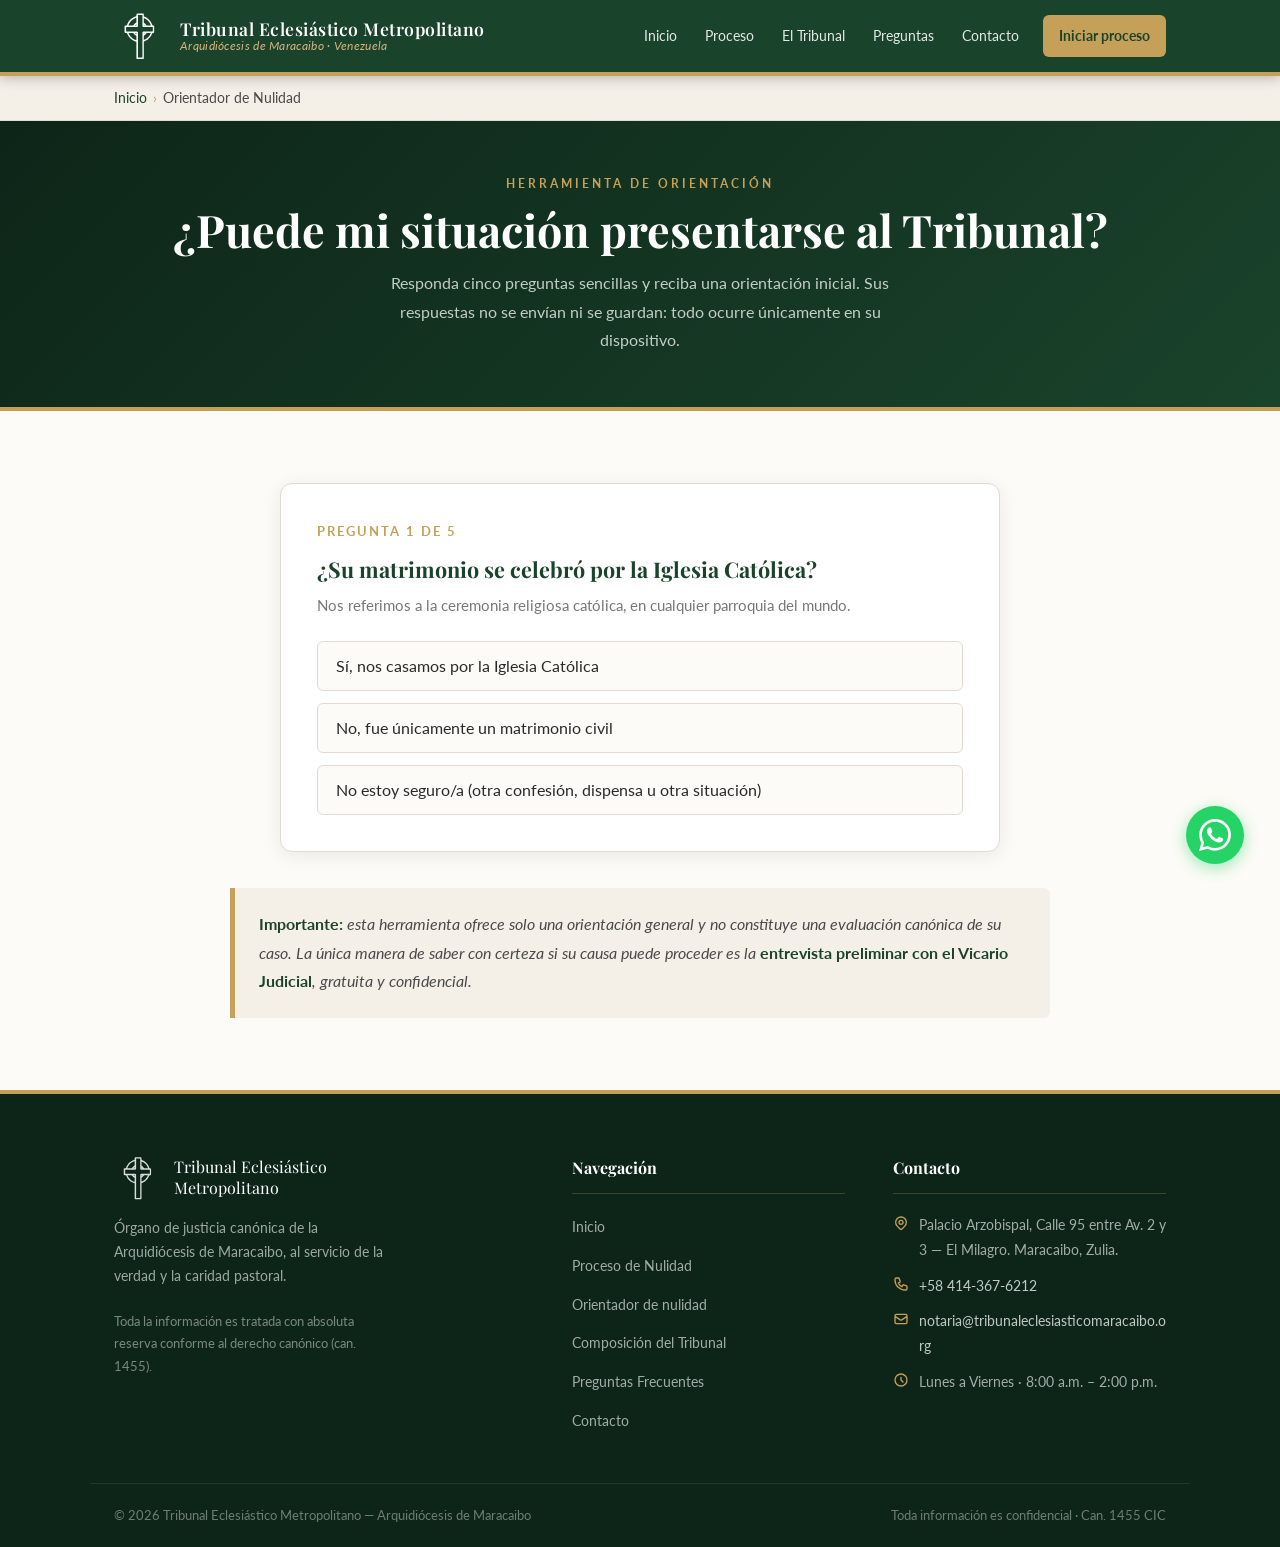
<file: orientador.html>
<!DOCTYPE html>
<html lang="es">
<head>
    <meta charset="UTF-8">
    <meta name="viewport" content="width=device-width, initial-scale=1.0">

    <!-- SEO -->
    <title>Orientador de Nulidad Matrimonial | Tribunal Eclesiástico Metropolitano — Maracaibo</title>
    <meta name="description" content="Responda cinco preguntas y reciba una orientación inicial sobre si su situación puede presentarse ante el Tribunal Eclesiástico. Anónimo y confidencial.">
    <meta name="keywords" content="orientador nulidad matrimonial, puedo anular mi matrimonio, requisitos nulidad, tribunal eclesiástico Maracaibo">
    <meta name="author" content="Tribunal Eclesiástico Metropolitano de Maracaibo">

    <meta property="og:title" content="Orientador de Nulidad — Tribunal Eclesiástico de Maracaibo">
    <meta property="og:description" content="¿No sabe si su situación puede presentarse ante el Tribunal? Responda cinco preguntas y reciba una orientación inicial.">
    <meta property="og:type" content="website">
    <meta property="og:url" content="https://tribunaleclesiasticomaracaibo.org/orientador.html">
    <meta property="og:image" content="https://tribunaleclesiasticomaracaibo.org/og-image.jpg">
    <link rel="canonical" href="https://tribunaleclesiasticomaracaibo.org/orientador.html">

    <link rel="icon" type="image/svg+xml" href="logo-oficial.svg">
    <link rel="apple-touch-icon" href="apple-touch-icon.png">
    <meta name="theme-color" content="#1A432B">

    <!-- Fuentes -->
    <link rel="preconnect" href="https://fonts.googleapis.com">
    <link rel="preconnect" href="https://fonts.gstatic.com" crossorigin>
    <link href="https://fonts.googleapis.com/css2?family=Playfair+Display:ital,wght@0,400;0,600;0,700;1,400&family=Lato:wght@300;400;700&display=swap" rel="stylesheet">

    <!-- Migas de pan para buscadores -->
    <script type="application/ld+json">
    {
        "@context": "https://schema.org",
        "@type": "BreadcrumbList",
        "itemListElement": [
            { "@type": "ListItem", "position": 1, "name": "Inicio", "item": "https://tribunaleclesiasticomaracaibo.org/" },
            { "@type": "ListItem", "position": 2, "name": "Orientador de Nulidad", "item": "https://tribunaleclesiasticomaracaibo.org/orientador.html" }
        ]
    }
    </script>

    <link rel="stylesheet" href="styles.css">
</head>
<body>

<!-- ============================================================
     HEADER
     ============================================================ -->
<header class="site-header">
    <div class="header-inner">
        <a href="index.html" class="logo-link" aria-label="Inicio — Tribunal Eclesiástico Metropolitano">
            <img src="logo-oficial.svg" alt="Escudo Arquidiócesis de Maracaibo" width="52" height="52">
            <div class="logo-texto">
                <span class="logo-nombre">Tribunal Eclesiástico Metropolitano</span>
                <span class="logo-subtitulo">Arquidiócesis de Maracaibo · Venezuela</span>
            </div>
        </a>
        <button class="btn-menu" aria-label="Abrir menú" aria-expanded="false">
            <span></span><span></span><span></span>
        </button>
        <nav class="nav-principal" aria-label="Navegación principal">
            <a href="index.html">Inicio</a>
            <a href="proceso.html">Proceso</a>
            <a href="composicion.html">El Tribunal</a>
            <a href="faq.html">Preguntas</a>
            <a href="contacto.html">Contacto</a>
            <a href="contacto.html" class="nav-cta">Iniciar proceso</a>
        </nav>
    </div>
</header>

<!-- Breadcrumb -->
<nav class="breadcrumb" aria-label="Ruta de navegación">
    <ol>
        <li><a href="index.html">Inicio</a></li>
        <li><span aria-current="page">Orientador de Nulidad</span></li>
    </ol>
</nav>

<!-- Banner -->
<div class="page-banner">
    <span class="etiqueta-seccion">Herramienta de orientación</span>
    <h1>¿Puede mi situación presentarse al Tribunal?</h1>
    <p>Responda cinco preguntas sencillas y reciba una orientación inicial. Sus respuestas no se envían ni se guardan: todo ocurre únicamente en su dispositivo.</p>
</div>


<!-- ============================================================
     ASISTENTE INTERACTIVO
     ============================================================ -->
<section class="seccion" aria-label="Cuestionario de orientación">
    <div class="contenedor">

        <div class="orientador-card" id="orientador">
            <!-- El contenido se genera con JavaScript -->
            <noscript>
                <p>Este orientador necesita JavaScript. Si no puede activarlo, con gusto le orientamos
                directamente: escríbanos por WhatsApp al <a href="tel:+584143676212">+58 414-367-6212</a>
                o visite la página de <a href="contacto.html">contacto</a>.</p>
            </noscript>
        </div>

        <div class="nota-pastoral texto-estrecho" style="margin-top: 36px;">
            <p><strong>Importante:</strong> esta herramienta ofrece solo una orientación general y no constituye
            una evaluación canónica de su caso. La única manera de saber con certeza si su causa puede
            proceder es la <strong>entrevista preliminar con el Vicario Judicial</strong>, gratuita y confidencial.</p>
        </div>

    </div>
</section>


<!-- ============================================================
     FOOTER
     ============================================================ -->
<footer class="site-footer">
    <div class="footer-grid">
        <div class="footer-brand">
            <div class="footer-logo">
                <img src="logo-oficial.svg" alt="Escudo Tribunal" width="48" height="48">
                <span class="footer-logo-nombre">Tribunal Eclesiástico<br>Metropolitano</span>
            </div>
            <p>Órgano de justicia canónica de la Arquidiócesis de Maracaibo, al servicio de la verdad y la caridad pastoral.</p>
            <p style="font-size: 0.82rem; color: rgba(255,255,255,0.45); margin-top: 8px;">Toda la información es tratada con absoluta reserva conforme al derecho canónico (can. 1455).</p>
        </div>
        <div class="footer-col">
            <h4>Navegación</h4>
            <ul>
                <li><a href="index.html">Inicio</a></li>
                <li><a href="proceso.html">Proceso de Nulidad</a></li>
                <li><a href="orientador.html">Orientador de nulidad</a></li>
                <li><a href="composicion.html">Composición del Tribunal</a></li>
                <li><a href="faq.html">Preguntas Frecuentes</a></li>
                <li><a href="contacto.html">Contacto</a></li>
            </ul>
        </div>
        <div class="footer-col">
            <h4>Contacto</h4>
            <div class="footer-contacto-item">
                <svg viewBox="0 0 24 24" stroke-width="2" aria-hidden="true"><path stroke-linecap="round" stroke-linejoin="round" d="M17.657 16.657L13.414 20.9a1.998 1.998 0 01-2.827 0l-4.244-4.243a8 8 0 1111.314 0z"/><path stroke-linecap="round" stroke-linejoin="round" d="M15 11a3 3 0 11-6 0 3 3 0 016 0z"/></svg>
                <span>Palacio Arzobispal, Calle 95 entre Av. 2 y 3 — El Milagro. Maracaibo, Zulia.</span>
            </div>
            <div class="footer-contacto-item">
                <svg viewBox="0 0 24 24" stroke-width="2" aria-hidden="true"><path stroke-linecap="round" stroke-linejoin="round" d="M3 5a2 2 0 012-2h3.28a1 1 0 01.948.684l1.498 4.493a1 1 0 01-.502 1.21l-2.257 1.13a11.042 11.042 0 005.516 5.516l1.13-2.257a1 1 0 011.21-.502l4.493 1.498a1 1 0 01.684.948V19a2 2 0 01-2 2h-1C9.716 21 3 14.284 3 6V5z"/></svg>
                <a href="tel:+584143676212">+58 414-367-6212</a>
            </div>
            <div class="footer-contacto-item">
                <svg viewBox="0 0 24 24" stroke-width="2" aria-hidden="true"><path stroke-linecap="round" stroke-linejoin="round" d="M3 8l7.89 5.26a2 2 0 002.22 0L21 8M5 19h14a2 2 0 002-2V7a2 2 0 00-2-2H5a2 2 0 00-2 2v10a2 2 0 002 2z"/></svg>
                <a href="mailto:notaria@tribunaleclesiasticomaracaibo.org">notaria@tribunaleclesiasticomaracaibo.org</a>
            </div>
            <div class="footer-contacto-item">
                <svg viewBox="0 0 24 24" stroke-width="2" aria-hidden="true"><path stroke-linecap="round" stroke-linejoin="round" d="M12 8v4l3 3m6-3a9 9 0 11-18 0 9 9 0 0118 0z"/></svg>
                <span>Lunes a Viernes · 8:00 a.m. – 2:00 p.m.</span>
            </div>
        </div>
    </div>
    <div class="footer-bottom">
        <span>© <span data-anio>2026</span> Tribunal Eclesiástico Metropolitano — Arquidiócesis de Maracaibo</span>
        <span>Toda información es confidencial · Can. 1455 CIC</span>
    </div>
</footer>

<a href="https://wa.me/584143676212?text=Hola,%20deseo%20realizar%20una%20consulta%20al%20Tribunal%20Eclesiástico"
   class="whatsapp-float" target="_blank" rel="noopener" aria-label="Contactar por WhatsApp">
    <svg viewBox="0 0 24 24" fill="#FFFFFF" width="32" height="32" aria-hidden="true"><path d="M17.472 14.382c-.297-.149-1.758-.867-2.03-.967-.273-.099-.471-.148-.67.15-.197.297-.767.966-.94 1.164-.173.199-.347.223-.644.075-.297-.15-1.255-.463-2.39-1.475-.883-.788-1.48-1.761-1.653-2.059-.173-.297-.018-.458.13-.606.134-.133.298-.347.446-.52.149-.174.198-.298.298-.497.099-.198.05-.371-.025-.52-.075-.149-.669-1.612-.916-2.207-.242-.579-.487-.5-.669-.51-.173-.008-.371-.01-.57-.01-.198 0-.52.074-.792.372-.272.297-1.04 1.016-1.04 2.479 0 1.462 1.065 2.875 1.213 3.074.149.198 2.096 3.2 5.077 4.487.709.306 1.262.489 1.694.625.712.227 1.36.195 1.871.118.571-.085 1.758-.719 2.006-1.413.248-.694.248-1.289.173-1.413-.074-.124-.272-.198-.57-.347m-5.421 7.403h-.004a9.87 9.87 0 01-5.031-1.378l-.361-.214-3.741.982.998-3.648-.235-.374a9.86 9.86 0 01-1.51-5.26c.001-5.45 4.436-9.884 9.888-9.884 2.64 0 5.122 1.03 6.988 2.898a9.825 9.825 0 012.893 6.994c-.003 5.45-4.437 9.884-9.885 9.884m8.413-18.297A11.815 11.815 0 0012.05 0C5.495 0 .16 5.335.157 11.892c0 2.096.547 4.142 1.588 5.945L.057 24l6.305-1.654a11.882 11.882 0 005.683 1.448h.005c6.554 0 11.89-5.335 11.893-11.893a11.821 11.821 0 00-3.48-8.413z"/></svg>
</a>

<script src="main.js"></script>

<!-- ============================================================
     LÓGICA DEL ORIENTADOR
     Todo ocurre en el navegador del usuario: no se envía
     ni se almacena ninguna respuesta.
     ============================================================ -->
<script>
(function () {
    const contenedor = document.getElementById('orientador');
    if (!contenedor) return;

    const PREGUNTAS = [
        {
            id: 'celebracion',
            titulo: '¿Su matrimonio se celebró por la Iglesia Católica?',
            ayuda: 'Nos referimos a la ceremonia religiosa católica, en cualquier parroquia del mundo.',
            opciones: [
                { valor: 'iglesia', texto: 'Sí, nos casamos por la Iglesia Católica' },
                { valor: 'civil', texto: 'No, fue únicamente un matrimonio civil' },
                { valor: 'nose', texto: 'No estoy seguro/a (otra confesión, dispensa u otra situación)' }
            ]
        },
        {
            id: 'situacion',
            titulo: '¿Cuál es su situación civil actual?',
            ayuda: 'El Tribunal generalmente requiere el divorcio civil firme antes de admitir la causa.',
            opciones: [
                { valor: 'divorciado', texto: 'Divorciado/a civilmente, con sentencia firme' },
                { valor: 'tramite', texto: 'El divorcio civil está en trámite' },
                { valor: 'separado', texto: 'Separado/a, sin trámite de divorcio todavía' }
            ]
        },
        {
            id: 'lugar',
            titulo: '¿Dónde se celebró el matrimonio?',
            ayuda: 'Esto ayuda a determinar la competencia del Tribunal, aunque también cuenta el lugar donde residen las partes.',
            opciones: [
                { valor: 'maracaibo', texto: 'En la Arquidiócesis de Maracaibo' },
                { valor: 'venezuela', texto: 'En otra diócesis de Venezuela' },
                { valor: 'exterior', texto: 'Fuera de Venezuela' }
            ]
        },
        {
            id: 'otraparte',
            titulo: '¿Cree que la otra parte estaría dispuesta a participar en el proceso?',
            ayuda: 'Su participación no es indispensable, pero cuando ambas partes están de acuerdo puede abrirse un proceso más breve.',
            opciones: [
                { valor: 'si', texto: 'Sí, creo que participaría o daría su acuerdo' },
                { valor: 'no', texto: 'No, o lo dudo mucho' },
                { valor: 'nose', texto: 'No lo sé / no tenemos contacto' }
            ]
        },
        {
            id: 'documentos',
            titulo: '¿Cuántos de los documentos básicos tiene ya reunidos?',
            ayuda: 'Partida de bautismo, certificado de matrimonio canónico, sentencia de divorcio civil…',
            opciones: [
                { valor: 'mayoria', texto: 'La mayoría o todos' },
                { valor: 'algunos', texto: 'Algunos' },
                { valor: 'ninguno', texto: 'Ninguno todavía' }
            ]
        }
    ];

    const respuestas = {};
    let indice = 0;

    function escapar(texto) {
        const div = document.createElement('div');
        div.textContent = texto;
        return div.innerHTML;
    }

    function pintarPregunta() {
        const p = PREGUNTAS[indice];
        let html = '';
        html += '<div class="orientador-progreso">Pregunta ' + (indice + 1) + ' de ' + PREGUNTAS.length + '</div>';
        html += '<h3>' + escapar(p.titulo) + '</h3>';
        html += '<p class="orientador-ayuda">' + escapar(p.ayuda) + '</p>';
        html += '<div class="orientador-opciones">';
        p.opciones.forEach(function (op) {
            html += '<button type="button" class="orientador-opcion" data-valor="' + op.valor + '">' + escapar(op.texto) + '</button>';
        });
        html += '</div>';
        if (indice > 0) {
            html += '<button type="button" class="orientador-volver">← Volver a la pregunta anterior</button>';
        }
        contenedor.innerHTML = html;

        contenedor.querySelectorAll('.orientador-opcion').forEach(function (btn) {
            btn.addEventListener('click', function () {
                respuestas[p.id] = {
                    valor: btn.dataset.valor,
                    texto: btn.textContent
                };
                indice++;
                if (indice < PREGUNTAS.length) {
                    pintarPregunta();
                } else {
                    pintarResultado();
                }
                contenedor.scrollIntoView({ block: 'start', behavior: 'auto' });
            });
        });

        const volver = contenedor.querySelector('.orientador-volver');
        if (volver) {
            volver.addEventListener('click', function () {
                indice--;
                pintarPregunta();
            });
        }
    }

    function pintarResultado() {
        const bloques = [];

        // 1. Tipo de celebración
        if (respuestas.celebracion.valor === 'iglesia') {
            bloques.push('<strong>Sobre su matrimonio:</strong> al haberse celebrado por la Iglesia Católica, su validez puede ser examinada por un tribunal eclesiástico. Su situación puede presentarse al Tribunal para su estudio.');
        } else if (respuestas.celebracion.valor === 'civil') {
            bloques.push('<strong>Sobre su matrimonio:</strong> los matrimonios celebrados únicamente por lo civil tienen un tratamiento canónico distinto y, en muchos casos, su estudio resulta más sencillo que un proceso ordinario de nulidad. Es importante que exponga su caso en la entrevista preliminar.');
        } else {
            bloques.push('<strong>Sobre su matrimonio:</strong> su situación requiere un análisis particular (celebraciones de otras confesiones, dispensas u otras circunstancias tienen reglas propias). La entrevista preliminar permitirá aclarar si el Tribunal es competente.');
        }

        // 2. Situación civil
        if (respuestas.situacion.valor === 'divorciado') {
            bloques.push('<strong>Sobre su situación civil:</strong> contar con la sentencia de divorcio firme le permite iniciar el proceso sin demoras por esta causa.');
        } else if (respuestas.situacion.valor === 'tramite') {
            bloques.push('<strong>Sobre su situación civil:</strong> puede ir adelantando la consulta y la recolección de documentos, pero tenga presente que el Tribunal generalmente requiere la sentencia de divorcio civil firme antes de admitir la causa.');
        } else {
            bloques.push('<strong>Sobre su situación civil:</strong> el Tribunal generalmente requiere el divorcio civil previo, pues demuestra que la separación es definitiva. Le recomendamos consultar de todos modos: en la entrevista preliminar le orientarán sobre los pasos en su caso.');
        }

        // 3. Competencia territorial
        if (respuestas.lugar.valor === 'maracaibo') {
            bloques.push('<strong>Sobre la competencia:</strong> al haberse celebrado el matrimonio en esta Arquidiócesis, nuestro Tribunal es competente para conocer la causa.');
        } else {
            bloques.push('<strong>Sobre la competencia:</strong> aunque el matrimonio se celebró en otro lugar, nuestro Tribunal puede ser competente, por ejemplo, si usted o la otra parte residen en esta Arquidiócesis. Este punto se confirmará en la entrevista preliminar.');
        }

        // 4. Participación de la otra parte
        if (respuestas.otraparte.valor === 'si') {
            bloques.push('<strong>Sobre la otra parte:</strong> si ambas partes están de acuerdo y las pruebas resultan evidentes, podría evaluarse el <em>proceso brevior</em> ante el Obispo, que es considerablemente más rápido.');
        } else {
            bloques.push('<strong>Sobre la otra parte:</strong> su participación es deseable pero no indispensable. Si se niega o no responde, el proceso continúa con las pruebas disponibles.');
        }

        // 5. Documentos
        if (respuestas.documentos.valor === 'mayoria') {
            bloques.push('<strong>Sobre los documentos:</strong> ya tiene buena parte del camino adelantado. Revise la <a href="proceso.html#titulo-documentos">lista de documentos requeridos</a> para confirmar que no le falte ninguno.');
        } else {
            bloques.push('<strong>Sobre los documentos:</strong> no se preocupe: no necesita tenerlos todos para la primera consulta. Puede usar nuestra <a href="proceso.html#titulo-documentos">lista de verificación</a> para reunirlos con calma.');
        }

        const mensajeWhatsApp = encodeURIComponent(
            'Hola, completé el orientador de la web del Tribunal y deseo solicitar una entrevista preliminar con el Vicario Judicial.\n' +
            '- Matrimonio: ' + respuestas.celebracion.texto + '\n' +
            '- Situación civil: ' + respuestas.situacion.texto + '\n' +
            '- Lugar de celebración: ' + respuestas.lugar.texto
        );

        let html = '';
        html += '<div class="orientador-resultado">';
        html += '<div class="orientador-progreso">Orientación inicial</div>';
        html += '<h3>Esto es lo que podemos adelantarle</h3>';
        bloques.forEach(function (b) {
            html += '<div class="resultado-bloque">' + b + '</div>';
        });
        html += '<div class="resultado-bloque"><strong>Siguiente paso:</strong> solicite una entrevista preliminar con el Vicario Judicial. Es gratuita, confidencial y sin compromiso. Si su causa puede proceder, él le designará el asesor que le acompañará durante el proceso.</div>';
        html += '<div class="orientador-acciones">';
        html += '<a href="https://wa.me/584143676212?text=' + mensajeWhatsApp + '" target="_blank" rel="noopener" class="btn btn-verde">Solicitar entrevista por WhatsApp</a>';
        html += '<a href="contacto.html#escribanos" class="btn btn-primario">Escribir al Tribunal</a>';
        html += '<button type="button" class="orientador-volver" id="reiniciar">↺ Volver a empezar</button>';
        html += '</div>';
        html += '</div>';

        contenedor.innerHTML = html;

        document.getElementById('reiniciar').addEventListener('click', function () {
            indice = 0;
            for (const clave in respuestas) delete respuestas[clave];
            pintarPregunta();
        });
    }

    pintarPregunta();
})();
</script>
</body>
</html>
</file>
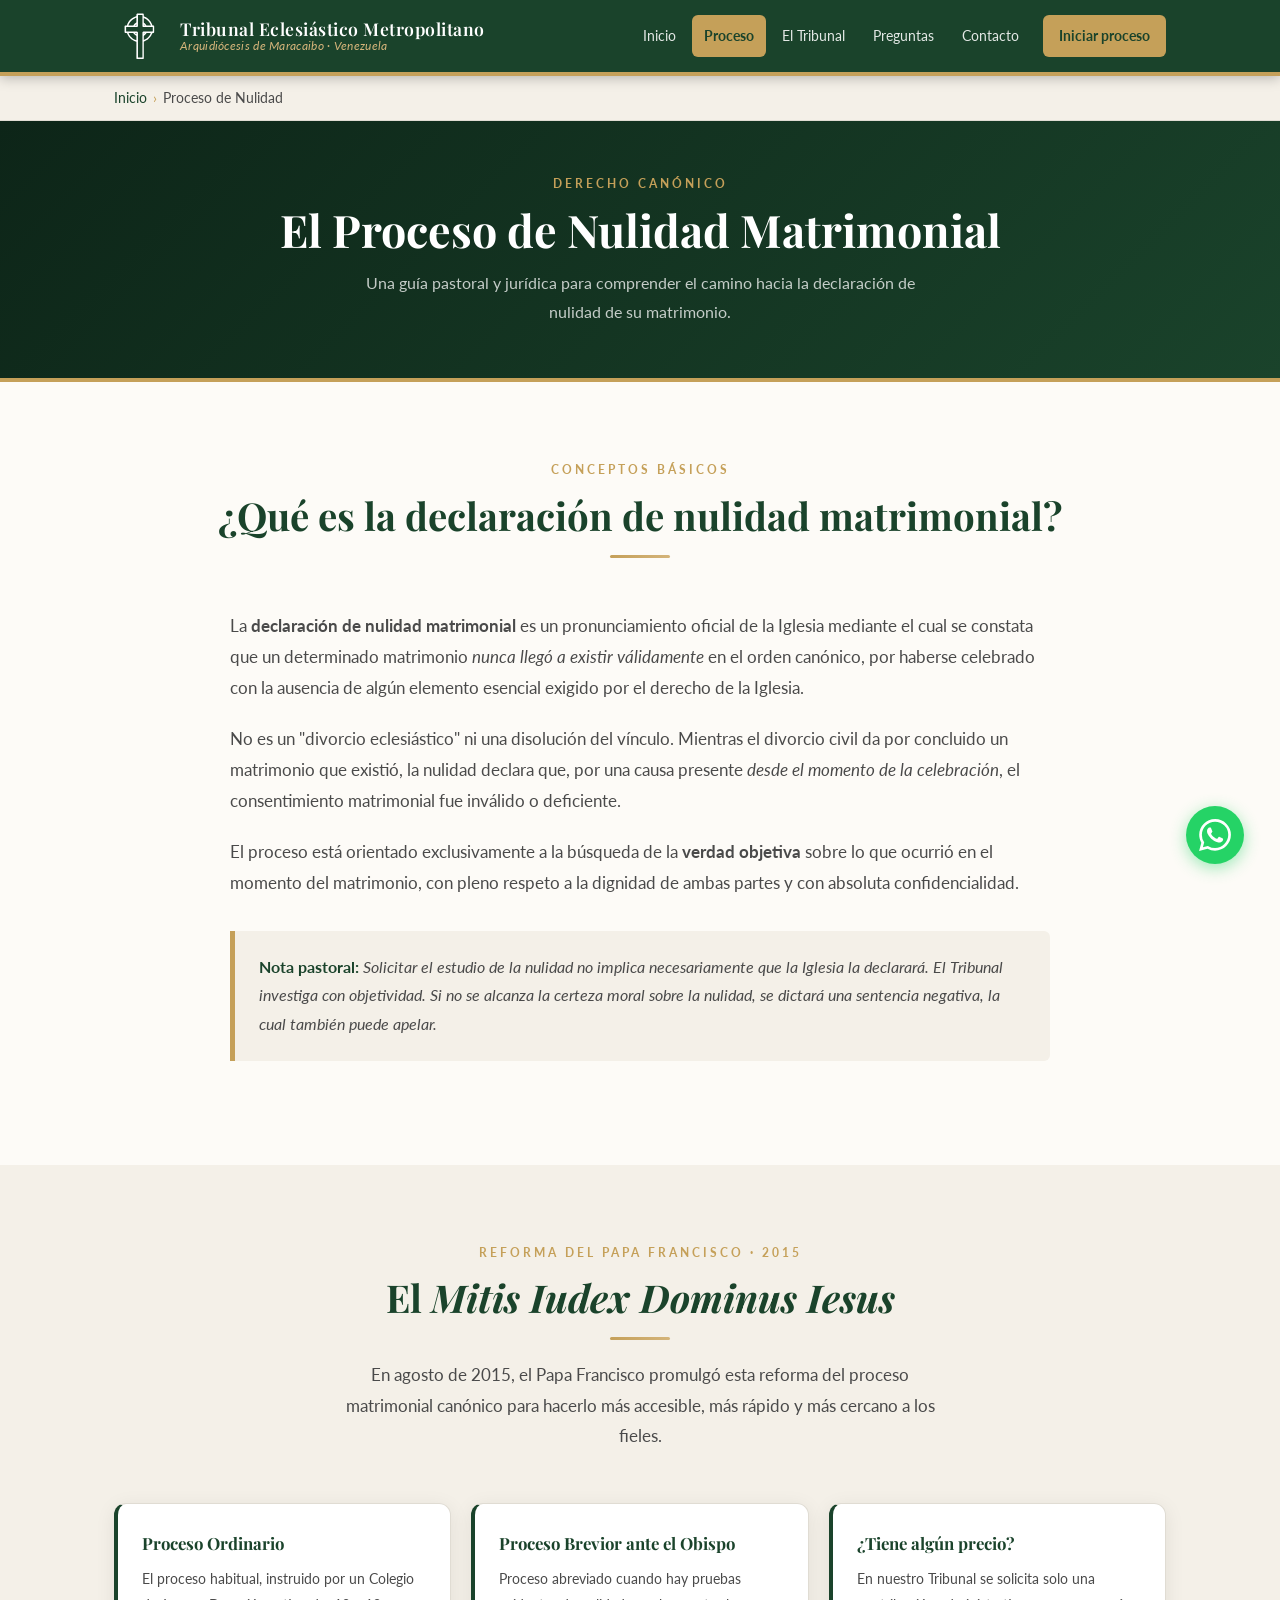
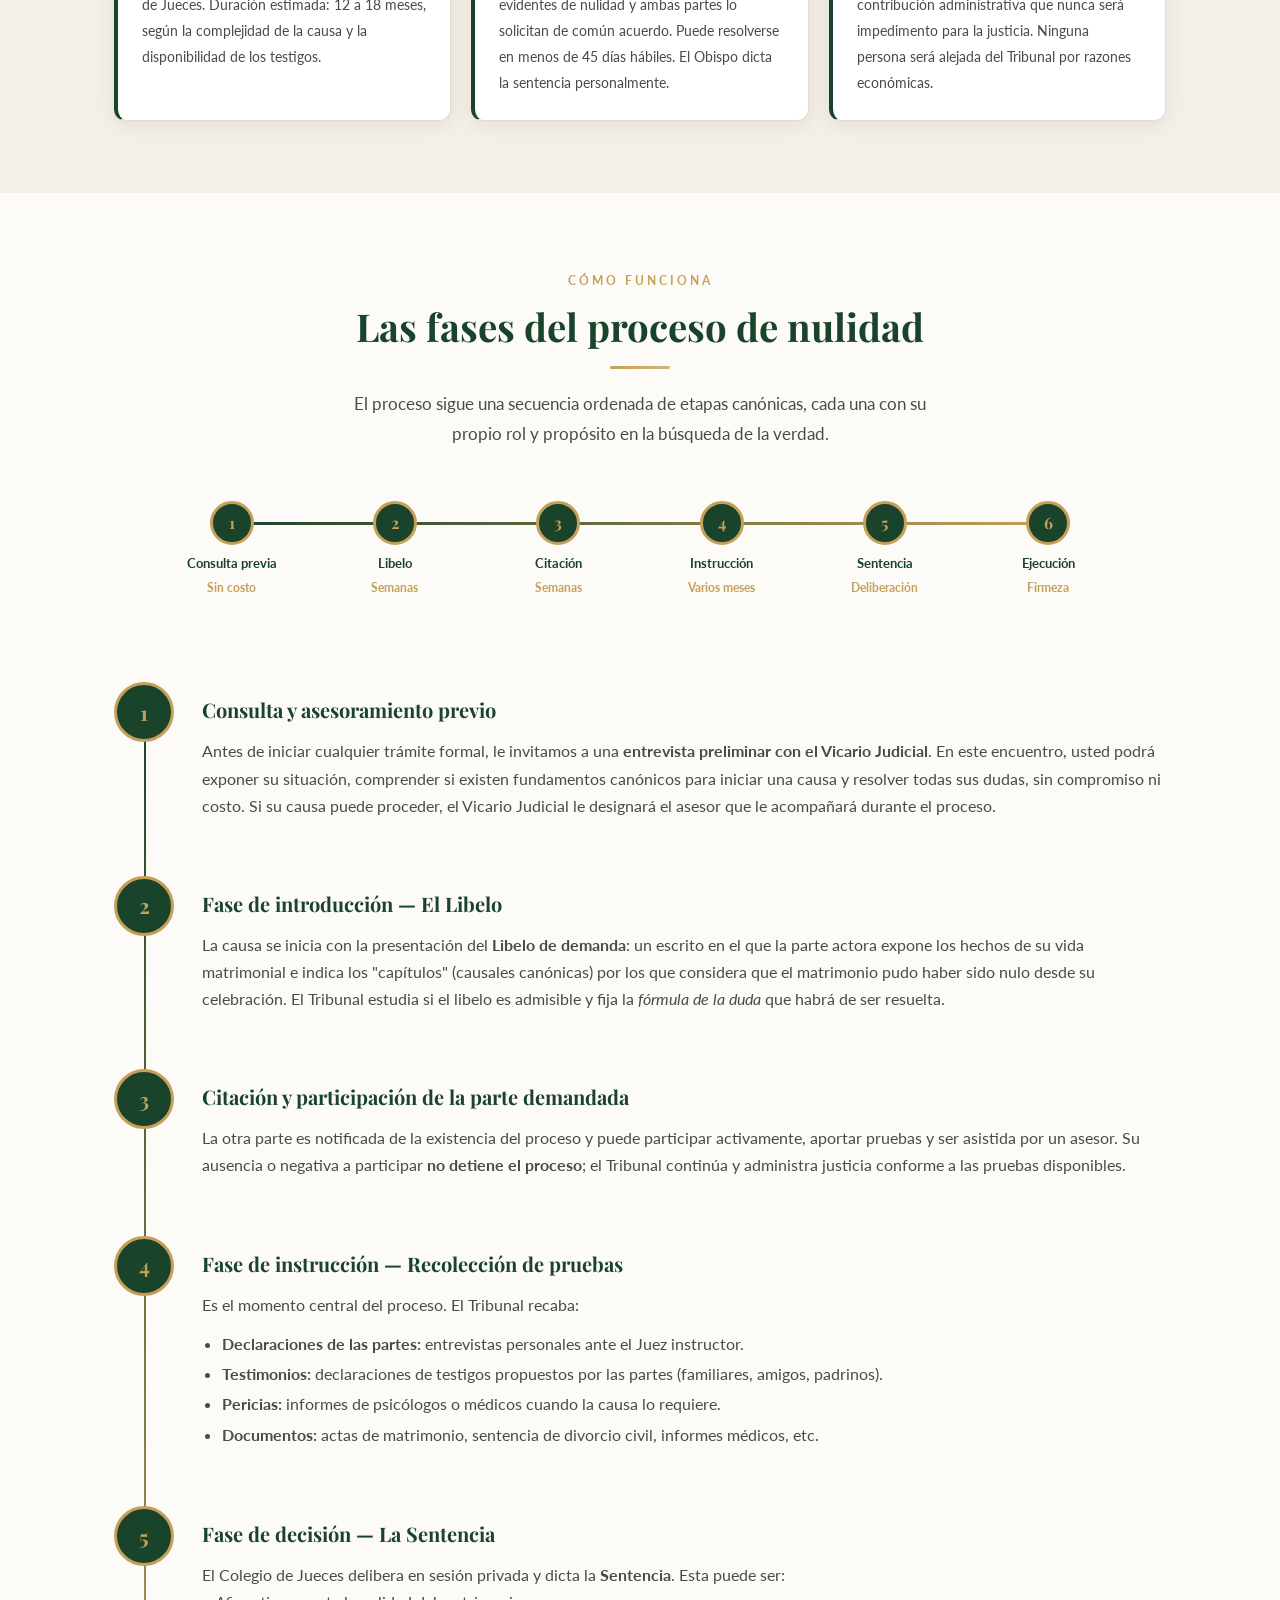
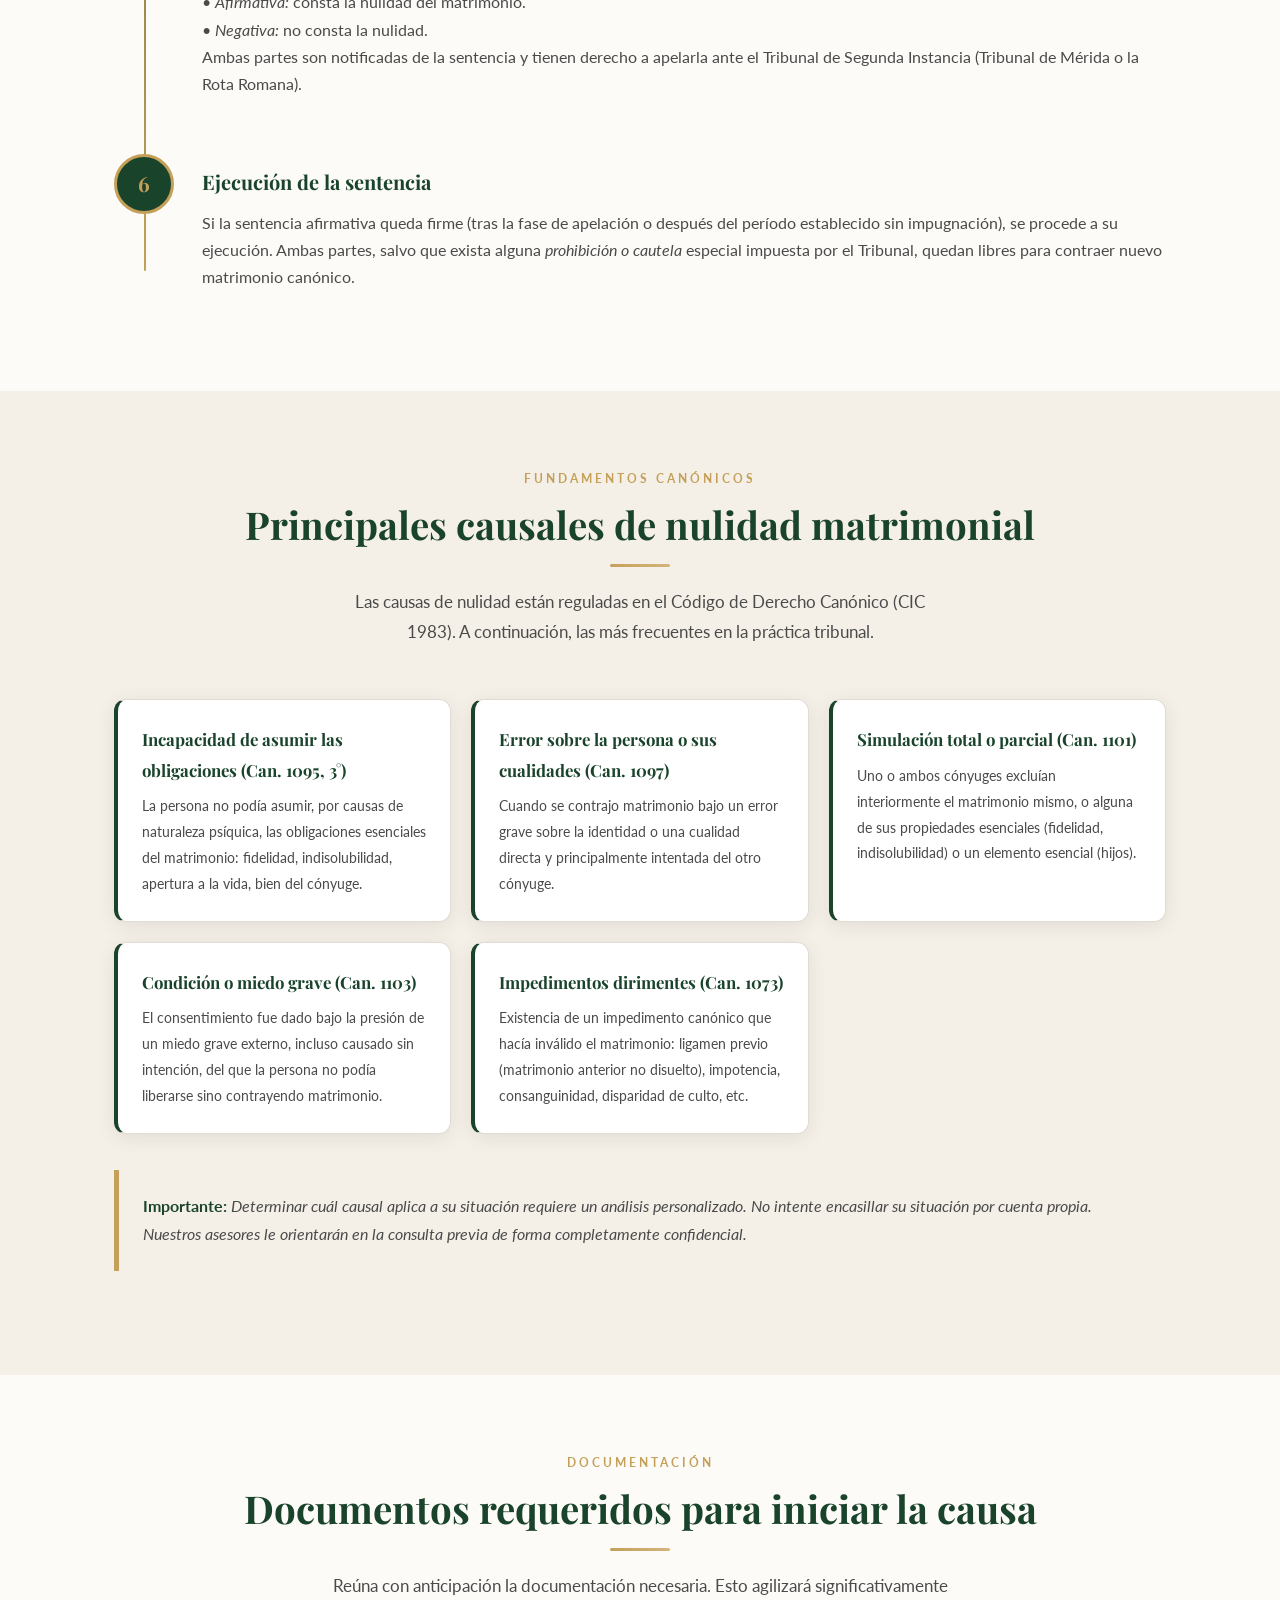
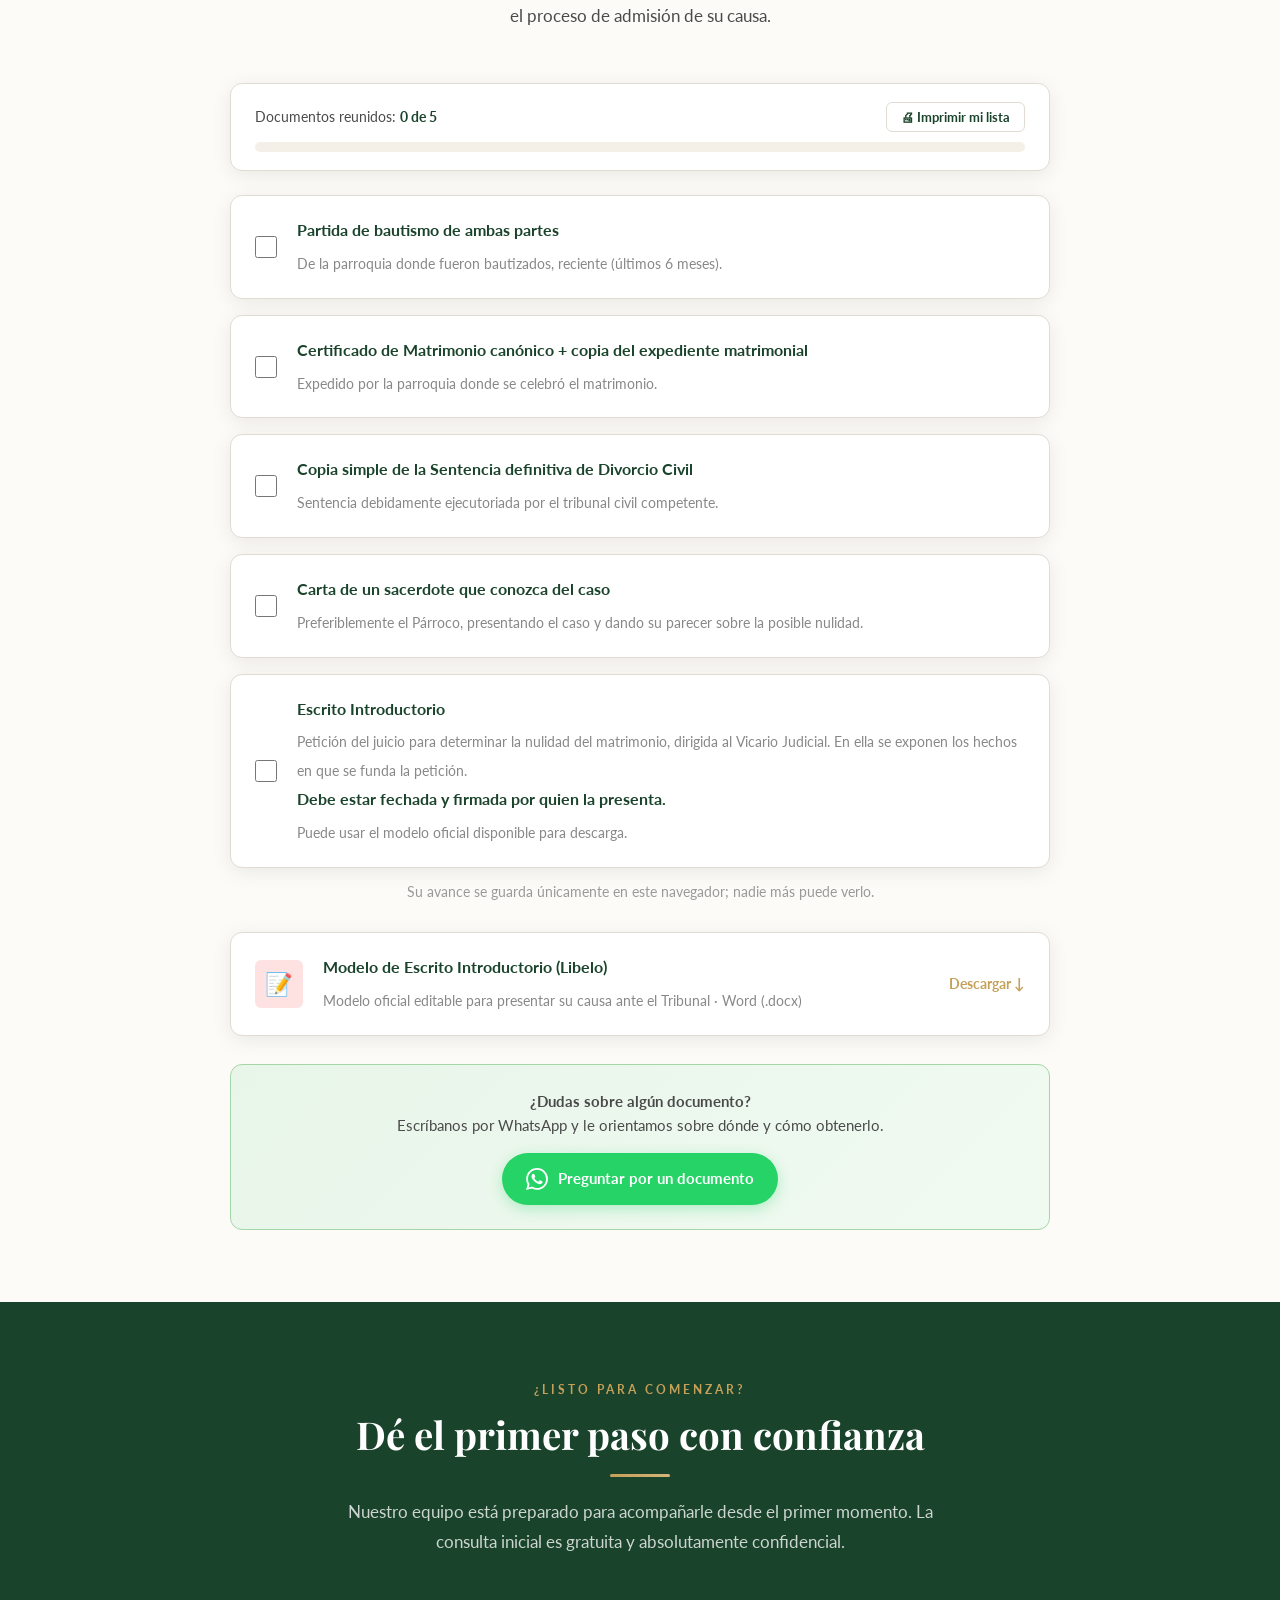
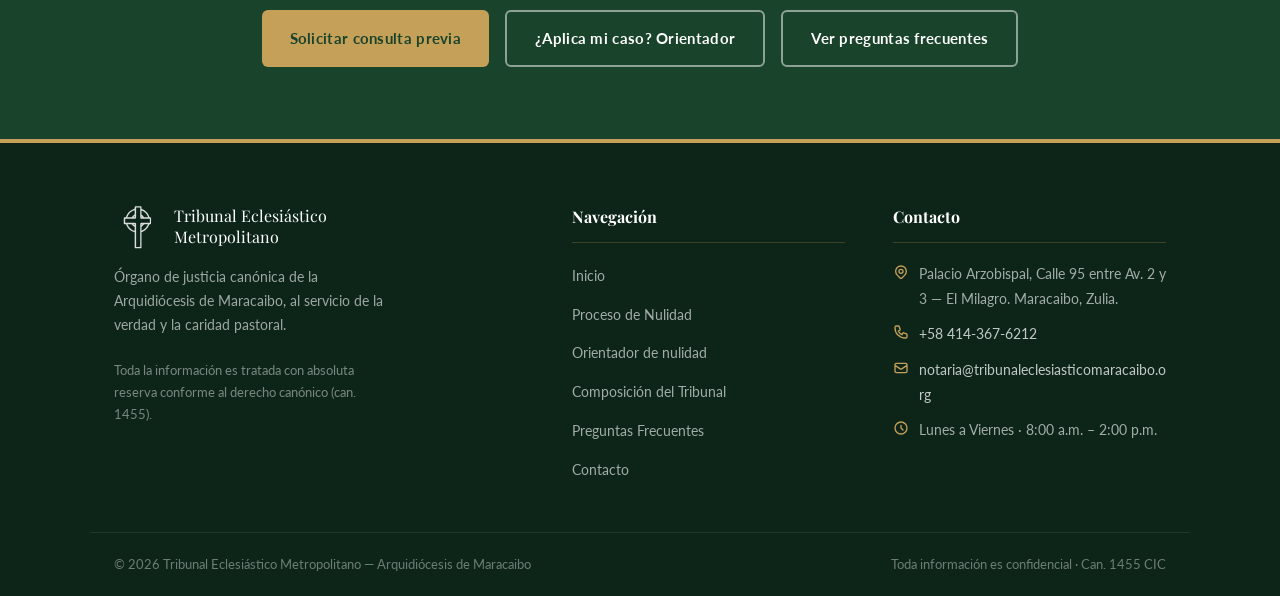
<file: proceso.html>
<!DOCTYPE html>
<html lang="es">
<head>
    <meta charset="UTF-8">
    <meta name="viewport" content="width=device-width, initial-scale=1.0">

    <!-- SEO -->
    <title>Proceso de Nulidad Matrimonial | Tribunal Eclesiástico Metropolitano — Maracaibo</title>
    <meta name="description" content="Conozca el proceso de declaración de nulidad matrimonial: qué es, cómo funciona, las fases del proceso, documentos requeridos y causales según el derecho canónico.">
    <meta name="keywords" content="nulidad matrimonial, proceso canónico, Mitis Iudex, causales nulidad, divorcio eclesiástico, Maracaibo">
    <meta name="author" content="Tribunal Eclesiástico Metropolitano de Maracaibo">

    <!-- Open Graph -->
    <meta property="og:title" content="Proceso de Nulidad Matrimonial — Tribunal Eclesiástico de Maracaibo">
    <meta property="og:description" content="Guía completa del proceso de declaración de nulidad matrimonial ante el Tribunal Eclesiástico Metropolitano.">
    <meta property="og:type" content="website">
    <meta property="og:url" content="https://tribunaleclesiasticomaracaibo.org/proceso.html">
    <meta property="og:image" content="https://tribunaleclesiasticomaracaibo.org/og-image.jpg">
    <link rel="canonical" href="https://tribunaleclesiasticomaracaibo.org/proceso.html">

    <link rel="icon" type="image/svg+xml" href="logo-oficial.svg">
    <link rel="apple-touch-icon" href="apple-touch-icon.png">
    <meta name="theme-color" content="#1A432B">

    <!-- Fuentes -->
    <link rel="preconnect" href="https://fonts.googleapis.com">
    <link rel="preconnect" href="https://fonts.gstatic.com" crossorigin>
    <link href="https://fonts.googleapis.com/css2?family=Playfair+Display:ital,wght@0,400;0,600;0,700;1,400&family=Lato:wght@300;400;700&display=swap" rel="stylesheet">

    <!-- Migas de pan para buscadores -->
    <script type="application/ld+json">
    {
        "@context": "https://schema.org",
        "@type": "BreadcrumbList",
        "itemListElement": [
            { "@type": "ListItem", "position": 1, "name": "Inicio", "item": "https://tribunaleclesiasticomaracaibo.org/" },
            { "@type": "ListItem", "position": 2, "name": "Proceso de Nulidad", "item": "https://tribunaleclesiasticomaracaibo.org/proceso.html" }
        ]
    }
    </script>

    <link rel="stylesheet" href="styles.css">
</head>
<body>

<!-- ============================================================
     HEADER
     ============================================================ -->
<header class="site-header">
    <div class="header-inner">
        <a href="index.html" class="logo-link" aria-label="Inicio — Tribunal Eclesiástico Metropolitano">
            <img src="logo-oficial.svg" alt="Escudo Arquidiócesis de Maracaibo" width="52" height="52">
            <div class="logo-texto">
                <span class="logo-nombre">Tribunal Eclesiástico Metropolitano</span>
                <span class="logo-subtitulo">Arquidiócesis de Maracaibo · Venezuela</span>
            </div>
        </a>
        <button class="btn-menu" aria-label="Abrir menú" aria-expanded="false">
            <span></span><span></span><span></span>
        </button>
        <nav class="nav-principal" aria-label="Navegación principal">
            <a href="index.html">Inicio</a>
            <a href="proceso.html" class="activo">Proceso</a>
            <a href="composicion.html">El Tribunal</a>
            <a href="faq.html">Preguntas</a>
            <a href="contacto.html">Contacto</a>
            <a href="contacto.html" class="nav-cta">Iniciar proceso</a>
        </nav>
    </div>
</header>

<!-- Breadcrumb -->
<nav class="breadcrumb" aria-label="Ruta de navegación">
    <ol>
        <li><a href="index.html">Inicio</a></li>
        <li><span aria-current="page">Proceso de Nulidad</span></li>
    </ol>
</nav>

<!-- Banner de página -->
<div class="page-banner">
    <span class="etiqueta-seccion">Derecho Canónico</span>
    <h1>El Proceso de Nulidad Matrimonial</h1>
    <p>Una guía pastoral y jurídica para comprender el camino hacia la declaración de nulidad de su matrimonio.</p>
</div>


<!-- ============================================================
     ¿QUÉ ES LA NULIDAD MATRIMONIAL?
     ============================================================ -->
<section class="seccion" aria-labelledby="titulo-que-es">
    <div class="contenedor">
        <div class="seccion-encabezado animar">
            <span class="etiqueta-seccion">Conceptos básicos</span>
            <h2 id="titulo-que-es">¿Qué es la declaración de nulidad matrimonial?</h2>
            <div class="divisor"></div>
        </div>

        <div style="max-width: 820px; margin: 0 auto;">
            <p class="animar" style="font-size: 1.05rem; line-height: 1.85; margin-bottom: 20px;">
                La <strong>declaración de nulidad matrimonial</strong> es un pronunciamiento oficial de la Iglesia mediante el cual se constata que un determinado matrimonio <em>nunca llegó a existir válidamente</em> en el orden canónico, por haberse celebrado con la ausencia de algún elemento esencial exigido por el derecho de la Iglesia.
            </p>
            <p class="animar" style="font-size: 1.05rem; line-height: 1.85; margin-bottom: 20px;">
                No es un "divorcio eclesiástico" ni una disolución del vínculo. Mientras el divorcio civil da por concluido un matrimonio que existió, la nulidad declara que, por una causa presente <em>desde el momento de la celebración</em>, el consentimiento matrimonial fue inválido o deficiente.
            </p>
            <p class="animar" style="font-size: 1.05rem; line-height: 1.85;">
                El proceso está orientado exclusivamente a la búsqueda de la <strong>verdad objetiva</strong> sobre lo que ocurrió en el momento del matrimonio, con pleno respeto a la dignidad de ambas partes y con absoluta confidencialidad.
            </p>

            <div class="nota-pastoral animar" style="margin-top: 32px;">
                <p><strong>Nota pastoral:</strong> Solicitar el estudio de la nulidad no implica necesariamente que la Iglesia la declarará. El Tribunal investiga con objetividad. Si no se alcanza la certeza moral sobre la nulidad, se dictará una sentencia negativa, la cual también puede apelar.</p>
            </div>
        </div>
    </div>
</section>


<!-- ============================================================
     LA REFORMA: MITIS IUDEX
     ============================================================ -->
<section class="seccion seccion-alt" aria-labelledby="titulo-reforma">
    <div class="contenedor">
        <div class="seccion-encabezado animar">
            <span class="etiqueta-seccion">Reforma del Papa Francisco · 2015</span>
            <h2 id="titulo-reforma">El <em>Mitis Iudex Dominus Iesus</em></h2>
            <div class="divisor"></div>
            <p>En agosto de 2015, el Papa Francisco promulgó esta reforma del proceso matrimonial canónico para hacerlo más accesible, más rápido y más cercano a los fieles.</p>
        </div>

        <div class="causales-grid">
            <div class="causal-item animar animar-delay-1">
                <h4>Proceso Ordinario</h4>
                <p>El proceso habitual, instruido por un Colegio de Jueces. Duración estimada: 12 a 18 meses, según la complejidad de la causa y la disponibilidad de los testigos.</p>
            </div>
            <div class="causal-item animar animar-delay-2">
                <h4>Proceso Brevior ante el Obispo</h4>
                <p>Proceso abreviado cuando hay pruebas evidentes de nulidad y ambas partes lo solicitan de común acuerdo. Puede resolverse en menos de 45 días hábiles. El Obispo dicta la sentencia personalmente.</p>
            </div>
            <div class="causal-item animar animar-delay-3">
                <h4>¿Tiene algún precio?</h4>
                <p>En nuestro Tribunal se solicita solo una contribución administrativa que nunca será impedimento para la justicia. Ninguna persona será alejada del Tribunal por razones económicas.</p>
            </div>
        </div>
    </div>
</section>


<!-- ============================================================
     FASES DEL PROCESO
     ============================================================ -->
<section class="seccion" aria-labelledby="titulo-fases">
    <div class="contenedor">
        <div class="seccion-encabezado animar">
            <span class="etiqueta-seccion">Cómo funciona</span>
            <h2 id="titulo-fases">Las fases del proceso de nulidad</h2>
            <div class="divisor"></div>
            <p>El proceso sigue una secuencia ordenada de etapas canónicas, cada una con su propio rol y propósito en la búsqueda de la verdad.</p>
        </div>

        <!-- Vista resumida: las 6 etapas de un vistazo -->
        <div class="timeline-resumen animar" aria-hidden="true">
            <div class="timeline-hito">
                <div class="timeline-punto">1</div>
                <strong>Consulta previa</strong>
                <span>Sin costo</span>
            </div>
            <div class="timeline-hito">
                <div class="timeline-punto">2</div>
                <strong>Libelo</strong>
                <span>Semanas</span>
            </div>
            <div class="timeline-hito">
                <div class="timeline-punto">3</div>
                <strong>Citación</strong>
                <span>Semanas</span>
            </div>
            <div class="timeline-hito">
                <div class="timeline-punto">4</div>
                <strong>Instrucción</strong>
                <span>Varios meses</span>
            </div>
            <div class="timeline-hito">
                <div class="timeline-punto">5</div>
                <strong>Sentencia</strong>
                <span>Deliberación</span>
            </div>
            <div class="timeline-hito">
                <div class="timeline-punto">6</div>
                <strong>Ejecución</strong>
                <span>Firmeza</span>
            </div>
        </div>

        <div class="pasos-lista">

            <div class="paso">
                <div class="paso-numero" aria-hidden="true">1</div>
                <div class="paso-contenido">
                    <h3>Consulta y asesoramiento previo</h3>
                    <p>Antes de iniciar cualquier trámite formal, le invitamos a una <strong>entrevista preliminar con el Vicario Judicial</strong>. En este encuentro, usted podrá exponer su situación, comprender si existen fundamentos canónicos para iniciar una causa y resolver todas sus dudas, sin compromiso ni costo. Si su causa puede proceder, el Vicario Judicial le designará el asesor que le acompañará durante el proceso.</p>
                </div>
            </div>

            <div class="paso">
                <div class="paso-numero" aria-hidden="true">2</div>
                <div class="paso-contenido">
                    <h3>Fase de introducción — El Libelo</h3>
                    <p>La causa se inicia con la presentación del <strong>Libelo de demanda</strong>: un escrito en el que la parte actora expone los hechos de su vida matrimonial e indica los "capítulos" (causales canónicas) por los que considera que el matrimonio pudo haber sido nulo desde su celebración. El Tribunal estudia si el libelo es admisible y fija la <em>fórmula de la duda</em> que habrá de ser resuelta.</p>
                </div>
            </div>

            <div class="paso">
                <div class="paso-numero" aria-hidden="true">3</div>
                <div class="paso-contenido">
                    <h3>Citación y participación de la parte demandada</h3>
                    <p>La otra parte es notificada de la existencia del proceso y puede participar activamente, aportar pruebas y ser asistida por un asesor. Su ausencia o negativa a participar <strong>no detiene el proceso</strong>; el Tribunal continúa y administra justicia conforme a las pruebas disponibles.</p>
                </div>
            </div>

            <div class="paso">
                <div class="paso-numero" aria-hidden="true">4</div>
                <div class="paso-contenido">
                    <h3>Fase de instrucción — Recolección de pruebas</h3>
                    <p>Es el momento central del proceso. El Tribunal recaba:</p>
                    <ul style="margin: 10px 0 0 20px; color: var(--gris-texto); line-height: 1.9;">
                        <li><strong>Declaraciones de las partes:</strong> entrevistas personales ante el Juez instructor.</li>
                        <li><strong>Testimonios:</strong> declaraciones de testigos propuestos por las partes (familiares, amigos, padrinos).</li>
                        <li><strong>Pericias:</strong> informes de psicólogos o médicos cuando la causa lo requiere.</li>
                        <li><strong>Documentos:</strong> actas de matrimonio, sentencia de divorcio civil, informes médicos, etc.</li>
                    </ul>
                </div>
            </div>

            <div class="paso">
                <div class="paso-numero" aria-hidden="true">5</div>
                <div class="paso-contenido">
                    <h3>Fase de decisión — La Sentencia</h3>
                    <p>El Colegio de Jueces delibera en sesión privada y dicta la <strong>Sentencia</strong>. Esta puede ser:
                    <br>• <em>Afirmativa:</em> consta la nulidad del matrimonio.
                    <br>• <em>Negativa:</em> no consta la nulidad.
                    <br>Ambas partes son notificadas de la sentencia y tienen derecho a apelarla ante el Tribunal de Segunda Instancia (Tribunal de Mérida o la Rota Romana).</p>
                </div>
            </div>

            <div class="paso">
                <div class="paso-numero" aria-hidden="true">6</div>
                <div class="paso-contenido">
                    <h3>Ejecución de la sentencia</h3>
                    <p>Si la sentencia afirmativa queda firme (tras la fase de apelación o después del período establecido sin impugnación), se procede a su ejecución. Ambas partes, salvo que exista alguna <em>prohibición o cautela</em> especial impuesta por el Tribunal, quedan libres para contraer nuevo matrimonio canónico.</p>
                </div>
            </div>

        </div>
    </div>
</section>


<!-- ============================================================
     CAUSALES DE NULIDAD
     ============================================================ -->
<section class="seccion seccion-alt" aria-labelledby="titulo-causales">
    <div class="contenedor">
        <div class="seccion-encabezado animar">
            <span class="etiqueta-seccion">Fundamentos canónicos</span>
            <h2 id="titulo-causales">Principales causales de nulidad matrimonial</h2>
            <div class="divisor"></div>
            <p>Las causas de nulidad están reguladas en el Código de Derecho Canónico (CIC 1983). A continuación, las más frecuentes en la práctica tribunal.</p>
        </div>

        <div class="causales-grid">
            <div class="causal-item animar animar-delay-1">
                <h4>Incapacidad de asumir las obligaciones (Can. 1095, 3°)</h4>
                <p>La persona no podía asumir, por causas de naturaleza psíquica, las obligaciones esenciales del matrimonio: fidelidad, indisolubilidad, apertura a la vida, bien del cónyuge.</p>
            </div>
            <div class="causal-item animar animar-delay-3">
                <h4>Error sobre la persona o sus cualidades (Can. 1097)</h4>
                <p>Cuando se contrajo matrimonio bajo un error grave sobre la identidad o una cualidad directa y principalmente intentada del otro cónyuge.</p>
            </div>
            <div class="causal-item animar animar-delay-1">
                <h4>Simulación total o parcial (Can. 1101)</h4>
                <p>Uno o ambos cónyuges excluían interiormente el matrimonio mismo, o alguna de sus propiedades esenciales (fidelidad, indisolubilidad) o un elemento esencial (hijos).</p>
            </div>
            <div class="causal-item animar animar-delay-2">
                <h4>Condición o miedo grave (Can. 1103)</h4>
                <p>El consentimiento fue dado bajo la presión de un miedo grave externo, incluso causado sin intención, del que la persona no podía liberarse sino contrayendo matrimonio.</p>
            </div>
            <div class="causal-item animar animar-delay-3">
                <h4>Impedimentos dirimentes (Can. 1073)</h4>
                <p>Existencia de un impedimento canónico que hacía inválido el matrimonio: ligamen previo (matrimonio anterior no disuelto), impotencia, consanguinidad, disparidad de culto, etc.</p>
            </div>
        </div>

        <div class="nota-pastoral animar" style="margin-top: 36px;">
            <p><strong>Importante:</strong> Determinar cuál causal aplica a su situación requiere un análisis personalizado. No intente encasillar su situación por cuenta propia. Nuestros asesores le orientarán en la consulta previa de forma completamente confidencial.</p>
        </div>
    </div>
</section>


<!-- ============================================================
     DOCUMENTOS NECESARIOS
     ============================================================ -->
<section class="seccion" aria-labelledby="titulo-documentos">
    <div class="contenedor">
        <div class="seccion-encabezado animar">
            <span class="etiqueta-seccion">Documentación</span>
            <h2 id="titulo-documentos">Documentos requeridos para iniciar la causa</h2>
            <div class="divisor"></div>
            <p>Reúna con anticipación la documentación necesaria. Esto agilizará significativamente el proceso de admisión de su causa.</p>
        </div>

        <div class="texto-estrecho">
            <!-- Barra de avance del checklist (se guarda en este navegador) -->
            <div class="checklist-progreso animar">
                <div class="checklist-progreso-texto">
                    <span>Documentos reunidos: <strong data-checklist-contador>0 de 5</strong></span>
                    <button type="button" class="btn-imprimir">🖨 Imprimir mi lista</button>
                </div>
                <div class="barra-progreso" role="progressbar" aria-label="Avance de documentos reunidos">
                    <div class="barra-progreso-relleno"></div>
                </div>
            </div>

            <div class="docs-lista animar">

                <label class="doc-item doc-check">
                    <input type="checkbox" data-doc="bautismo" aria-label="Partida de bautismo: marcar como reunida">
                    <div class="doc-info">
                        <strong>Partida de bautismo de ambas partes</strong>
                        <span>De la parroquia donde fueron bautizados, reciente (últimos 6 meses).</span>
                    </div>
                </label>

                <label class="doc-item doc-check">
                    <input type="checkbox" data-doc="matrimonio" aria-label="Certificado de matrimonio: marcar como reunido">
                    <div class="doc-info">
                        <strong>Certificado de Matrimonio canónico + copia del expediente matrimonial</strong>
                        <span>Expedido por la parroquia donde se celebró el matrimonio.</span>
                    </div>
                </label>

                <label class="doc-item doc-check">
                    <input type="checkbox" data-doc="divorcio" aria-label="Sentencia de divorcio civil: marcar como reunida">
                    <div class="doc-info">
                        <strong>Copia simple de la Sentencia definitiva de Divorcio Civil</strong>
                        <span>Sentencia debidamente ejecutoriada por el tribunal civil competente.</span>
                    </div>
                </label>

                <label class="doc-item doc-check">
                    <input type="checkbox" data-doc="carta-sacerdote" aria-label="Carta de un sacerdote: marcar como reunida">
                    <div class="doc-info">
                        <strong>Carta de un sacerdote que conozca del caso</strong>
                        <span>Preferiblemente el Párroco, presentando el caso y dando su parecer sobre la posible nulidad.</span>
                    </div>
                </label>

                <label class="doc-item doc-check">
                    <input type="checkbox" data-doc="escrito" aria-label="Escrito introductorio: marcar como reunido">
                    <div class="doc-info">
                        <strong>Escrito Introductorio</strong>
                        <span>Petición del juicio para determinar la nulidad del matrimonio, dirigida al Vicario Judicial. En ella se exponen los hechos en que se funda la petición. <strong>Debe estar fechada y firmada por quien la presenta.</strong> Puede usar el modelo oficial disponible para descarga.</span>
                    </div>
                </label>

            </div>

            <p class="animar" style="font-size: 0.85rem; color: #999; margin-top: 12px; text-align: center;">
                Su avance se guarda únicamente en este navegador; nadie más puede verlo.
            </p>

            <div class="docs-lista animar" style="margin-top: 28px;">
                <a href="formulario-introduccion.docx" download class="doc-item">
                    <div class="doc-icono">📝</div>
                    <div class="doc-info">
                        <strong>Modelo de Escrito Introductorio (Libelo)</strong>
                        <span>Modelo oficial editable para presentar su causa ante el Tribunal · Word (.docx)</span>
                    </div>
                    <span class="doc-accion">Descargar ↓</span>
                </a>
            </div>

            <div class="whatsapp-card animar" style="margin-top: 28px;">
                <p><strong>¿Dudas sobre algún documento?</strong><br>Escríbanos por WhatsApp y le orientamos sobre dónde y cómo obtenerlo.</p>
                <a href="https://wa.me/584143676212?text=Hola,%20tengo%20dudas%20sobre%20los%20documentos%20requeridos%20para%20iniciar%20una%20causa%20de%20nulidad"
                   target="_blank" rel="noopener" class="btn-whatsapp">
                    <svg viewBox="0 0 24 24" fill="currentColor" width="22" height="22" aria-hidden="true"><path d="M17.472 14.382c-.297-.149-1.758-.867-2.03-.967-.273-.099-.471-.148-.67.15-.197.297-.767.966-.94 1.164-.173.199-.347.223-.644.075-.297-.15-1.255-.463-2.39-1.475-.883-.788-1.48-1.761-1.653-2.059-.173-.297-.018-.458.13-.606.134-.133.298-.347.446-.52.149-.174.198-.298.298-.497.099-.198.05-.371-.025-.52-.075-.149-.669-1.612-.916-2.207-.242-.579-.487-.5-.669-.51-.173-.008-.371-.01-.57-.01-.198 0-.52.074-.792.372-.272.297-1.04 1.016-1.04 2.479 0 1.462 1.065 2.875 1.213 3.074.149.198 2.096 3.2 5.077 4.487.709.306 1.262.489 1.694.625.712.227 1.36.195 1.871.118.571-.085 1.758-.719 2.006-1.413.248-.694.248-1.289.173-1.413-.074-.124-.272-.198-.57-.347m-5.421 7.403h-.004a9.87 9.87 0 01-5.031-1.378l-.361-.214-3.741.982.998-3.648-.235-.374a9.86 9.86 0 01-1.51-5.26c.001-5.45 4.436-9.884 9.888-9.884 2.64 0 5.122 1.03 6.988 2.898a9.825 9.825 0 012.893 6.994c-.003 5.45-4.437 9.884-9.885 9.884m8.413-18.297A11.815 11.815 0 0012.05 0C5.495 0 .16 5.335.157 11.892c0 2.096.547 4.142 1.588 5.945L.057 24l6.305-1.654a11.882 11.882 0 005.683 1.448h.005c6.554 0 11.89-5.335 11.893-11.893a11.821 11.821 0 00-3.48-8.413z"/></svg>
                    Preguntar por un documento
                </a>
            </div>
        </div>
    </div>
</section>


<!-- ============================================================
     CTA FINAL
     ============================================================ -->
<section class="seccion seccion-verde" aria-labelledby="titulo-cta-proceso">
    <div class="contenedor centrado">
        <div class="seccion-encabezado animar">
            <span class="etiqueta-seccion" style="color: var(--dorado);">¿Listo para comenzar?</span>
            <h2 id="titulo-cta-proceso" style="color: var(--blanco);">Dé el primer paso con confianza</h2>
            <div class="divisor"></div>
            <p style="color: rgba(255,255,255,0.78);">Nuestro equipo está preparado para acompañarle desde el primer momento. La consulta inicial es gratuita y absolutamente confidencial.</p>
        </div>
        <div class="botones-cta animar animar-delay-1">
            <a href="contacto.html" class="btn btn-primario">Solicitar consulta previa</a>
            <a href="orientador.html" class="btn btn-secundario">¿Aplica mi caso? Orientador</a>
            <a href="faq.html" class="btn btn-secundario">Ver preguntas frecuentes</a>
        </div>
    </div>
</section>


<!-- ============================================================
     FOOTER
     ============================================================ -->
<footer class="site-footer">
    <div class="footer-grid">
        <div class="footer-brand">
            <div class="footer-logo">
                <img src="logo-oficial.svg" alt="Escudo Tribunal" width="48" height="48">
                <span class="footer-logo-nombre">Tribunal Eclesiástico<br>Metropolitano</span>
            </div>
            <p>Órgano de justicia canónica de la Arquidiócesis de Maracaibo, al servicio de la verdad y la caridad pastoral.</p>
            <p style="font-size: 0.82rem; color: rgba(255,255,255,0.45); margin-top: 8px;">Toda la información es tratada con absoluta reserva conforme al derecho canónico (can. 1455).</p>
        </div>
        <div class="footer-col">
            <h4>Navegación</h4>
            <ul>
                <li><a href="index.html">Inicio</a></li>
                <li><a href="proceso.html">Proceso de Nulidad</a></li>
                <li><a href="orientador.html">Orientador de nulidad</a></li>
                <li><a href="composicion.html">Composición del Tribunal</a></li>
                <li><a href="faq.html">Preguntas Frecuentes</a></li>
                <li><a href="contacto.html">Contacto</a></li>
            </ul>
        </div>
        <div class="footer-col">
            <h4>Contacto</h4>
            <div class="footer-contacto-item">
                <svg viewBox="0 0 24 24" stroke-width="2" aria-hidden="true"><path stroke-linecap="round" stroke-linejoin="round" d="M17.657 16.657L13.414 20.9a1.998 1.998 0 01-2.827 0l-4.244-4.243a8 8 0 1111.314 0z"/><path stroke-linecap="round" stroke-linejoin="round" d="M15 11a3 3 0 11-6 0 3 3 0 016 0z"/></svg>
                <span>Palacio Arzobispal, Calle 95 entre Av. 2 y 3 — El Milagro. Maracaibo, Zulia.</span>
            </div>
            <div class="footer-contacto-item">
                <svg viewBox="0 0 24 24" stroke-width="2" aria-hidden="true"><path stroke-linecap="round" stroke-linejoin="round" d="M3 5a2 2 0 012-2h3.28a1 1 0 01.948.684l1.498 4.493a1 1 0 01-.502 1.21l-2.257 1.13a11.042 11.042 0 005.516 5.516l1.13-2.257a1 1 0 011.21-.502l4.493 1.498a1 1 0 01.684.948V19a2 2 0 01-2 2h-1C9.716 21 3 14.284 3 6V5z"/></svg>
                <a href="tel:+584143676212">+58 414-367-6212</a>
            </div>
            <div class="footer-contacto-item">
                <svg viewBox="0 0 24 24" stroke-width="2" aria-hidden="true"><path stroke-linecap="round" stroke-linejoin="round" d="M3 8l7.89 5.26a2 2 0 002.22 0L21 8M5 19h14a2 2 0 002-2V7a2 2 0 00-2-2H5a2 2 0 00-2 2v10a2 2 0 002 2z"/></svg>
                <a href="mailto:notaria@tribunaleclesiasticomaracaibo.org">notaria@tribunaleclesiasticomaracaibo.org</a>
            </div>
            <div class="footer-contacto-item">
                <svg viewBox="0 0 24 24" stroke-width="2" aria-hidden="true"><path stroke-linecap="round" stroke-linejoin="round" d="M12 8v4l3 3m6-3a9 9 0 11-18 0 9 9 0 0118 0z"/></svg>
                <span>Lunes a Viernes · 8:00 a.m. – 2:00 p.m.</span>
            </div>
        </div>
    </div>
    <div class="footer-bottom">
        <span>© <span data-anio>2026</span> Tribunal Eclesiástico Metropolitano — Arquidiócesis de Maracaibo</span>
        <span>Toda información es confidencial · Can. 1455 CIC</span>
    </div>
</footer>

<a href="https://wa.me/584143676212?text=Hola,%20deseo%20realizar%20una%20consulta%20al%20Tribunal%20Eclesiástico"
   class="whatsapp-float" target="_blank" rel="noopener" aria-label="Contactar por WhatsApp">
    <svg viewBox="0 0 24 24" fill="#FFFFFF" width="32" height="32" aria-hidden="true"><path d="M17.472 14.382c-.297-.149-1.758-.867-2.03-.967-.273-.099-.471-.148-.67.15-.197.297-.767.966-.94 1.164-.173.199-.347.223-.644.075-.297-.15-1.255-.463-2.39-1.475-.883-.788-1.48-1.761-1.653-2.059-.173-.297-.018-.458.13-.606.134-.133.298-.347.446-.52.149-.174.198-.298.298-.497.099-.198.05-.371-.025-.52-.075-.149-.669-1.612-.916-2.207-.242-.579-.487-.5-.669-.51-.173-.008-.371-.01-.57-.01-.198 0-.52.074-.792.372-.272.297-1.04 1.016-1.04 2.479 0 1.462 1.065 2.875 1.213 3.074.149.198 2.096 3.2 5.077 4.487.709.306 1.262.489 1.694.625.712.227 1.36.195 1.871.118.571-.085 1.758-.719 2.006-1.413.248-.694.248-1.289.173-1.413-.074-.124-.272-.198-.57-.347m-5.421 7.403h-.004a9.87 9.87 0 01-5.031-1.378l-.361-.214-3.741.982.998-3.648-.235-.374a9.86 9.86 0 01-1.51-5.26c.001-5.45 4.436-9.884 9.888-9.884 2.64 0 5.122 1.03 6.988 2.898a9.825 9.825 0 012.893 6.994c-.003 5.45-4.437 9.884-9.885 9.884m8.413-18.297A11.815 11.815 0 0012.05 0C5.495 0 .16 5.335.157 11.892c0 2.096.547 4.142 1.588 5.945L.057 24l6.305-1.654a11.882 11.882 0 005.683 1.448h.005c6.554 0 11.89-5.335 11.893-11.893a11.821 11.821 0 00-3.48-8.413z"/></svg>
</a>

<script src="main.js"></script>
</body>
</html>
</file>
<file: styles.css>
/* ============================================================
   TRIBUNAL ECLESIÁSTICO METROPOLITANO - ARQUIDIÓCESIS DE MARACAIBO
   Hoja de estilos principal v2.0
   ============================================================ */

/* Las fuentes se cargan desde el <head> de cada página con
   preconnect + <link> (más rápido que @import). */

/* --- VARIABLES CSS --- */
:root {
    /* Paleta original elevada */
    --verde-oscuro:   #1A432B;
    --verde-medio:    #265C3A;
    --verde-claro:    #3A7D52;
    --dorado:         #C5A059;
    --dorado-claro:   #D4B47A;
    --crema:          #FDFBF7;
    --crema-medio:    #F4F0E8;
    --blanco:         #FFFFFF;
    --gris-borde:     #E0DCD3;
    --gris-texto:     #4A4A4A;
    --gris-suave:     #F9F6F0;
    --negro-suave:    #2A2A2A;

    /* Tipografía */
    --fuente-titulo:  'Playfair Display', Georgia, 'Times New Roman', serif;
    --fuente-cuerpo:  'Lato', 'Arial', sans-serif;

    /* Espaciado */
    --radio:          6px;
    --radio-grande:   12px;
    --sombra:         0 4px 20px rgba(0,0,0,0.08);
    --sombra-hover:   0 8px 30px rgba(0,0,0,0.14);
    --transicion:     0.3s ease;

    /* Ancho máximo */
    --contenedor:     1100px;
}

/* --- RESET Y BASE --- */
*, *::before, *::after {
    box-sizing: border-box;
    margin: 0;
    padding: 0;
}

html {
    scroll-behavior: smooth;
    font-size: 16px;
}

body {
    font-family: var(--fuente-cuerpo);
    line-height: 1.8;
    background-color: var(--crema);
    color: var(--gris-texto);
    -webkit-font-smoothing: antialiased;
}

img {
    max-width: 100%;
    height: auto;
    display: block;
}

a {
    color: var(--verde-oscuro);
    transition: color var(--transicion);
}

a:hover {
    color: var(--dorado);
}

/* --- UTILIDADES --- */
.contenedor {
    max-width: var(--contenedor);
    margin: 0 auto;
    padding: 0 24px;
}

.sr-only {
    position: absolute;
    width: 1px;
    height: 1px;
    padding: 0;
    margin: -1px;
    overflow: hidden;
    clip: rect(0,0,0,0);
    border: 0;
}

/* ============================================================
   HEADER Y NAVEGACIÓN
   ============================================================ */
.site-header {
    background-color: var(--verde-oscuro);
    border-bottom: 4px solid var(--dorado);
    position: sticky;
    top: 0;
    z-index: 1000;
    box-shadow: 0 2px 12px rgba(0,0,0,0.25);
}

.header-inner {
    max-width: var(--contenedor);
    margin: 0 auto;
    padding: 0 24px;
    display: flex;
    align-items: center;
    justify-content: space-between;
    min-height: 72px;
}

/* Logo / identidad */
.logo-link {
    display: flex;
    align-items: center;
    gap: 14px;
    text-decoration: none;
    flex-shrink: 0;
}

.logo-link img {
    width: 52px;
    height: 52px;
    object-fit: contain;
    filter: brightness(0) invert(1);  /* Blanco sobre verde */
}

.logo-texto {
    display: flex;
    flex-direction: column;
    line-height: 1.2;
}

.logo-nombre {
    font-family: var(--fuente-titulo);
    font-size: 1.1rem;
    font-weight: 600;
    color: var(--blanco);
    letter-spacing: 0.5px;
}

.logo-subtitulo {
    font-size: 0.75rem;
    color: var(--dorado-claro);
    font-style: italic;
    letter-spacing: 0.3px;
}

/* Navegación principal */
.nav-principal {
    display: flex;
    align-items: center;
    gap: 4px;
}

.nav-principal a {
    color: rgba(255,255,255,0.88);
    text-decoration: none;
    font-size: 0.9rem;
    font-weight: 400;
    padding: 8px 12px;
    border-radius: var(--radio);
    transition: background-color var(--transicion), color var(--transicion);
    white-space: nowrap;
}

.nav-principal a:hover,
.nav-principal a.activo {
    background-color: var(--dorado);
    color: var(--verde-oscuro);
    font-weight: 700;
}

/* Botón CTA en la nav */
.nav-cta {
    background-color: var(--dorado) !important;
    color: var(--verde-oscuro) !important;
    font-weight: 700 !important;
    padding: 8px 16px !important;
    margin-left: 8px;
}

.nav-cta:hover {
    background-color: var(--dorado-claro) !important;
}

/* Botón hamburguesa */
.btn-menu {
    display: none;
    background: none;
    border: 2px solid rgba(255,255,255,0.5);
    border-radius: var(--radio);
    padding: 8px;
    cursor: pointer;
    flex-direction: column;
    gap: 5px;
    width: 44px;
    height: 44px;
    justify-content: center;
    align-items: center;
}

.btn-menu span {
    display: block;
    width: 22px;
    height: 2px;
    background-color: var(--blanco);
    border-radius: 2px;
    transition: transform var(--transicion), opacity var(--transicion);
}

.btn-menu.abierto span:nth-child(1) { transform: translateY(7px) rotate(45deg); }
.btn-menu.abierto span:nth-child(2) { opacity: 0; }
.btn-menu.abierto span:nth-child(3) { transform: translateY(-7px) rotate(-45deg); }


/* ============================================================
   BREADCRUMBS
   ============================================================ */
.breadcrumb {
    background-color: var(--crema-medio);
    border-bottom: 1px solid var(--gris-borde);
    padding: 10px 0;
    font-size: 0.85rem;
}

.breadcrumb ol {
    list-style: none;
    display: flex;
    flex-wrap: wrap;
    gap: 6px;
    align-items: center;
    max-width: var(--contenedor);
    margin: 0 auto;
    padding: 0 24px;
}

.breadcrumb li + li::before {
    content: '›';
    color: var(--dorado);
    margin-right: 6px;
}

.breadcrumb a {
    color: var(--verde-oscuro);
    text-decoration: none;
}

.breadcrumb a:hover { text-decoration: underline; }
.breadcrumb [aria-current="page"] { color: var(--gris-texto); }


/* ============================================================
   HERO SECTION (solo en index)
   ============================================================ */
.hero {
    position: relative;
    background: linear-gradient(135deg, #0D2518 0%, #1A432B 50%, #265C3A 100%);
    min-height: 520px;
    display: flex;
    align-items: center;
    justify-content: center;
    text-align: center;
    overflow: hidden;
}

/* Patrón decorativo sutil */
.hero::before {
    content: '';
    position: absolute;
    inset: 0;
    background-image:
        radial-gradient(circle at 20% 50%, rgba(197,160,89,0.08) 0%, transparent 50%),
        radial-gradient(circle at 80% 20%, rgba(197,160,89,0.06) 0%, transparent 40%);
    pointer-events: none;
}

/* Línea dorada decorativa top */
.hero::after {
    content: '';
    position: absolute;
    bottom: 0;
    left: 0;
    right: 0;
    height: 4px;
    background: linear-gradient(90deg, transparent, var(--dorado), transparent);
}

.hero-contenido {
    position: relative;
    z-index: 2;
    max-width: 800px;
    padding: 64px 24px;
}

.hero-escudo {
    width: 110px;
    height: 110px;
    object-fit: contain;
    margin: 0 auto 28px;
    filter: brightness(0) invert(1);
    opacity: 0.92;
}

.hero-subtitulo-sup {
    font-size: 0.85rem;
    font-weight: 700;
    color: var(--dorado);
    letter-spacing: 3px;
    text-transform: uppercase;
    margin-bottom: 12px;
    display: block;
}

.hero h1 {
    font-family: var(--fuente-titulo);
    font-size: clamp(2rem, 5vw, 3.2rem);
    font-weight: 700;
    color: var(--blanco);
    line-height: 1.2;
    margin-bottom: 10px;
}

.hero-diocesis {
    font-size: 1rem;
    color: var(--dorado-claro);
    font-style: italic;
    margin-bottom: 28px;
    display: block;
}

.hero p {
    font-size: 1.05rem;
    color: rgba(255,255,255,0.80);
    max-width: 580px;
    margin: 0 auto 36px;
    line-height: 1.7;
}

.hero-botones {
    display: flex;
    gap: 16px;
    justify-content: center;
    flex-wrap: wrap;
}

/* Botones */
.btn {
    display: inline-flex;
    align-items: center;
    gap: 8px;
    padding: 13px 28px;
    border-radius: var(--radio);
    font-family: var(--fuente-cuerpo);
    font-size: 0.95rem;
    font-weight: 700;
    text-decoration: none;
    cursor: pointer;
    border: none;
    transition: all var(--transicion);
    letter-spacing: 0.3px;
}

.btn-primario {
    background-color: var(--dorado);
    color: var(--verde-oscuro);
}

.btn-primario:hover {
    background-color: var(--dorado-claro);
    color: var(--verde-oscuro);
    transform: translateY(-2px);
    box-shadow: 0 6px 20px rgba(197,160,89,0.35);
}

.btn-secundario {
    background-color: transparent;
    color: var(--blanco);
    border: 2px solid rgba(255,255,255,0.5);
}

.btn-secundario:hover {
    border-color: var(--dorado);
    color: var(--dorado);
    transform: translateY(-2px);
}

.btn-verde {
    background-color: var(--verde-oscuro);
    color: var(--blanco);
}

.btn-verde:hover {
    background-color: var(--verde-medio);
    color: var(--blanco);
    transform: translateY(-2px);
    box-shadow: var(--sombra-hover);
}


/* ============================================================
   SECCIONES Y CONTENIDO GENERAL
   ============================================================ */
.seccion {
    padding: 72px 0;
}

.seccion-alt {
    background-color: var(--crema-medio);
}

.seccion-verde {
    background-color: var(--verde-oscuro);
    color: var(--blanco);
}

.seccion-encabezado {
    text-align: center;
    margin-bottom: 52px;
}

.etiqueta-seccion {
    display: inline-block;
    font-size: 0.75rem;
    font-weight: 700;
    color: var(--dorado);
    letter-spacing: 3px;
    text-transform: uppercase;
    margin-bottom: 10px;
}

.seccion-encabezado h2 {
    font-family: var(--fuente-titulo);
    font-size: clamp(1.6rem, 3.5vw, 2.4rem);
    color: var(--verde-oscuro);
    font-weight: 700;
    line-height: 1.25;
    margin-bottom: 16px;
}

.seccion-verde .seccion-encabezado h2 {
    color: var(--blanco);
}

.divisor {
    width: 60px;
    height: 3px;
    background: linear-gradient(90deg, var(--dorado), var(--dorado-claro));
    margin: 0 auto 20px;
    border-radius: 2px;
}

.seccion-encabezado p {
    max-width: 620px;
    margin: 0 auto;
    color: var(--gris-texto);
    font-size: 1.05rem;
}

.seccion-verde .seccion-encabezado p {
    color: rgba(255,255,255,0.78);
}


/* ============================================================
   CARDS DE SERVICIOS (Inicio)
   ============================================================ */
.cards-grid {
    display: grid;
    grid-template-columns: repeat(auto-fit, minmax(240px, 1fr));
    gap: 24px;
}

.card {
    background: var(--blanco);
    border-radius: var(--radio-grande);
    padding: 36px 28px;
    box-shadow: var(--sombra);
    border-top: 4px solid var(--verde-oscuro);
    transition: transform var(--transicion), box-shadow var(--transicion);
    text-decoration: none;
    color: inherit;
    display: flex;
    flex-direction: column;
}

.card:hover {
    transform: translateY(-6px);
    box-shadow: var(--sombra-hover);
    border-top-color: var(--dorado);
}

.card-icono {
    width: 52px;
    height: 52px;
    background: var(--crema-medio);
    border-radius: 50%;
    display: flex;
    align-items: center;
    justify-content: center;
    margin-bottom: 20px;
    flex-shrink: 0;
}

.card-icono svg {
    width: 26px;
    height: 26px;
    stroke: var(--verde-oscuro);
    fill: none;
}

.card h3 {
    font-family: var(--fuente-titulo);
    font-size: 1.2rem;
    color: var(--verde-oscuro);
    margin-bottom: 12px;
    line-height: 1.3;
}

.card p {
    color: var(--gris-texto);
    font-size: 0.95rem;
    line-height: 1.7;
    flex-grow: 1;
}

.card-enlace {
    display: inline-flex;
    align-items: center;
    gap: 6px;
    color: var(--dorado);
    font-weight: 700;
    font-size: 0.88rem;
    margin-top: 20px;
    text-decoration: none;
    letter-spacing: 0.3px;
}

.card-enlace::after {
    content: '→';
    transition: transform var(--transicion);
}

.card:hover .card-enlace::after {
    transform: translateX(4px);
}


/* ============================================================
   SECCIÓN MISIÓN
   ============================================================ */
.mision-grid {
    display: grid;
    grid-template-columns: 1fr 1fr;
    gap: 60px;
    align-items: center;
}

.mision-texto h2 {
    font-family: var(--fuente-titulo);
    font-size: clamp(1.5rem, 3vw, 2.1rem);
    color: var(--blanco);
    margin-bottom: 20px;
    line-height: 1.3;
}

.mision-texto p {
    color: rgba(255,255,255,0.82);
    font-size: 1rem;
    line-height: 1.8;
    margin-bottom: 16px;
}

.mision-datos {
    display: grid;
    grid-template-columns: 1fr 1fr;
    gap: 20px;
}

.dato-card {
    background: rgba(255,255,255,0.08);
    border: 1px solid rgba(197,160,89,0.3);
    border-radius: var(--radio-grande);
    padding: 24px 20px;
    text-align: center;
}

.dato-numero {
    font-family: var(--fuente-titulo);
    font-size: 2.2rem;
    font-weight: 700;
    color: var(--dorado);
    display: block;
}

.dato-label {
    font-size: 0.85rem;
    color: rgba(255,255,255,0.70);
    margin-top: 4px;
}


/* ============================================================
   PROCESO — Pasos y timeline
   ============================================================ */
.pasos-lista {
    display: flex;
    flex-direction: column;
    gap: 0;
    position: relative;
}

.pasos-lista::before {
    content: '';
    position: absolute;
    left: 30px;
    top: 48px;
    bottom: 48px;
    width: 2px;
    background: linear-gradient(180deg, var(--verde-oscuro), var(--dorado));
    border-radius: 2px;
}

.paso {
    display: flex;
    gap: 28px;
    padding: 28px 0;
    opacity: 0;
    transform: translateY(20px);
    transition: opacity 0.5s ease, transform 0.5s ease;
}

.paso.visible {
    opacity: 1;
    transform: translateY(0);
}

.paso-numero {
    flex-shrink: 0;
    width: 60px;
    height: 60px;
    background: var(--verde-oscuro);
    border-radius: 50%;
    display: flex;
    align-items: center;
    justify-content: center;
    font-family: var(--fuente-titulo);
    font-size: 1.3rem;
    font-weight: 700;
    color: var(--dorado);
    border: 3px solid var(--dorado);
    position: relative;
    z-index: 1;
}

.paso-contenido {
    padding-top: 10px;
    flex: 1;
}

.paso-contenido h3 {
    font-family: var(--fuente-titulo);
    font-size: 1.25rem;
    color: var(--verde-oscuro);
    margin-bottom: 10px;
}

.paso-contenido p {
    color: var(--gris-texto);
    font-size: 0.97rem;
    line-height: 1.75;
}

/* Nota pastoral destacada */
.nota-pastoral {
    background: var(--crema-medio);
    border-left: 5px solid var(--dorado);
    border-radius: 0 var(--radio) var(--radio) 0;
    padding: 22px 24px;
    margin: 32px 0;
}

.nota-pastoral p {
    color: var(--gris-texto);
    font-style: italic;
    margin: 0;
}

.nota-pastoral strong {
    color: var(--verde-oscuro);
    font-style: normal;
}

/* Causales de nulidad */
.causales-grid {
    display: grid;
    grid-template-columns: repeat(auto-fit, minmax(260px, 1fr));
    gap: 20px;
    margin-top: 32px;
}

.causal-item {
    background: var(--blanco);
    border: 1px solid var(--gris-borde);
    border-radius: var(--radio-grande);
    padding: 24px;
    border-left: 4px solid var(--verde-oscuro);
    box-shadow: var(--sombra);
}

.causal-item h4 {
    color: var(--verde-oscuro);
    font-family: var(--fuente-titulo);
    font-size: 1.05rem;
    margin-bottom: 8px;
}

.causal-item p {
    font-size: 0.9rem;
    color: var(--gris-texto);
}

/* Documentos descargables */
.docs-lista {
    display: flex;
    flex-direction: column;
    gap: 16px;
}

.doc-item {
    display: flex;
    align-items: center;
    gap: 20px;
    background: var(--blanco);
    border: 1px solid var(--gris-borde);
    border-radius: var(--radio-grande);
    padding: 20px 24px;
    text-decoration: none;
    color: inherit;
    box-shadow: var(--sombra);
    transition: all var(--transicion);
}

.doc-item:hover {
    border-color: var(--verde-oscuro);
    transform: translateX(4px);
    box-shadow: var(--sombra-hover);
    color: inherit;
}

.doc-icono {
    width: 48px;
    height: 48px;
    background: #FEE2E2;
    border-radius: var(--radio);
    display: flex;
    align-items: center;
    justify-content: center;
    flex-shrink: 0;
    font-size: 1.4rem;
}

.doc-info {
    flex: 1;
}

.doc-info strong {
    display: block;
    color: var(--verde-oscuro);
    font-size: 1rem;
    margin-bottom: 4px;
}

.doc-info span {
    font-size: 0.85rem;
    color: #888;
}

.doc-accion {
    color: var(--dorado);
    font-size: 0.85rem;
    font-weight: 700;
    white-space: nowrap;
}


/* ============================================================
   COMPOSICIÓN DEL TRIBUNAL — Equipo
   ============================================================ */
.equipo-grid {
    display: grid;
    grid-template-columns: repeat(auto-fit, minmax(260px, 1fr));
    gap: 28px;
}

.miembro-card {
    background: var(--blanco);
    border-radius: var(--radio-grande);
    overflow: hidden;
    box-shadow: var(--sombra);
    text-align: center;
    transition: transform var(--transicion), box-shadow var(--transicion);
    border-top: 4px solid var(--verde-oscuro);
    opacity: 0;
    transform: translateY(20px);
    transition: opacity 0.5s ease, transform 0.5s ease, box-shadow 0.3s ease;
}

.miembro-card.visible {
    opacity: 1;
    transform: translateY(0);
}

.miembro-card:hover {
    box-shadow: var(--sombra-hover);
}

.miembro-foto-wrap {
    padding: 32px 32px 0;
}

.miembro-foto {
    width: 140px;
    height: 140px;
    object-fit: cover;
    border-radius: 50%;
    border: 4px solid var(--dorado);
    margin: 0 auto;
}

.miembro-info {
    padding: 20px 24px 28px;
}

.miembro-cargo {
    display: inline-block;
    font-size: 0.75rem;
    font-weight: 700;
    color: var(--dorado);
    letter-spacing: 2px;
    text-transform: uppercase;
    background: var(--crema-medio);
    padding: 4px 12px;
    border-radius: 20px;
    margin-bottom: 10px;
}

.miembro-info h3 {
    font-family: var(--fuente-titulo);
    font-size: 1.1rem;
    color: var(--negro-suave);
    margin-bottom: 8px;
    line-height: 1.3;
}

.miembro-info p {
    font-size: 0.88rem;
    color: #777;
    line-height: 1.6;
}

.miembro-correo {
    display: inline-block;
    margin-top: 14px;
    font-size: 0.76rem;
    font-weight: 600;
    color: var(--verde-oscuro);
    text-decoration: underline;
    text-decoration-color: var(--dorado);
    text-decoration-thickness: 1px;
    text-underline-offset: 3px;
    overflow-wrap: anywhere;
    transition: color 0.2s, text-decoration-color 0.2s;
}

.miembro-correo:hover {
    color: var(--dorado);
    text-decoration-color: var(--verde-oscuro);
}

/* Card destacada para el Arzobispo */
.miembro-card.destacado {
    border-top-color: var(--dorado);
    grid-column: 1 / -1;
    max-width: 380px;
    margin: 0 auto;
}

.miembro-card.destacado .miembro-cargo {
    background: var(--dorado);
    color: var(--verde-oscuro);
}


/* ============================================================
   FAQ — Acordeón
   ============================================================ */
.faq-lista {
    display: flex;
    flex-direction: column;
    gap: 12px;
    width: 100%;
    max-width: 820px;
    margin: 0 auto;
}

.faq-item {
    background: var(--blanco);
    border: 1px solid var(--gris-borde);
    border-radius: var(--radio-grande);
    overflow: hidden;
    box-shadow: 0 2px 8px rgba(0,0,0,0.04);
    transition: box-shadow var(--transicion);
    width: 100%;
    box-sizing: border-box;
}

.faq-item:hover {
    box-shadow: var(--sombra);
}

.faq-pregunta {
    display: flex;
    justify-content: space-between;
    align-items: center;
    padding: 20px 24px;
    cursor: pointer;
    gap: 16px;
    list-style: none;
    user-select: none;
    width: 100%;
    background: none;
    border: none;
    text-align: left;
    font-family: var(--fuente-cuerpo);
    box-sizing: border-box;
}

.faq-pregunta::-webkit-details-marker { display: none; }

.faq-pregunta-texto {
    font-family: var(--fuente-titulo);
    font-size: 1.05rem;
    color: var(--verde-oscuro);
    font-weight: 600;
    line-height: 1.4;
    flex: 1;
}

.faq-icono {
    width: 28px;
    height: 28px;
    background: var(--crema-medio);
    border-radius: 50%;
    display: flex;
    align-items: center;
    justify-content: center;
    flex-shrink: 0;
    transition: background-color var(--transicion), transform var(--transicion);
}

.faq-icono svg {
    width: 14px;
    height: 14px;
    stroke: var(--verde-oscuro);
    fill: none;
    transition: transform var(--transicion);
}

.faq-item.activo .faq-icono {
    background: var(--dorado);
}

.faq-item.activo .faq-icono svg {
    transform: rotate(180deg);
    stroke: var(--verde-oscuro);
}

.faq-item.activo .faq-pregunta {
    border-bottom: 1px solid var(--gris-borde);
}

.faq-respuesta {
    max-height: 0;
    overflow: hidden;
    transition: max-height 0.5s ease, padding var(--transicion);
    padding: 0 24px;
}

.faq-item.activo .faq-respuesta {
    max-height: 2000px;
    padding: 20px 24px;
}

.faq-respuesta p {
    color: var(--gris-texto);
    line-height: 1.8;
    font-size: 0.97rem;
}

.faq-respuesta p + p {
    margin-top: 12px;
}

.faq-respuesta strong {
    color: var(--verde-oscuro);
}


/* ============================================================
   CONTACTO
   ============================================================ */
.contacto-grid {
    display: grid;
    grid-template-columns: 1fr 1.3fr;
    gap: 48px;
    align-items: start;
}

/* Tarjetas de información (grid 2×2 en página de contacto) */
.contacto-info-grid {
    display: grid;
    grid-template-columns: repeat(2, 1fr);
    gap: 20px;
    max-width: 860px;
    margin: 0 auto 36px;
}

.contacto-info-card {
    background: var(--blanco);
    border: 1px solid var(--gris-borde);
    border-radius: var(--radio-grande);
    padding: 28px 26px;
    box-shadow: var(--sombra);
    display: flex;
    gap: 18px;
    align-items: flex-start;
    min-height: 160px;
    transition: box-shadow var(--transicion), transform var(--transicion);
}

.contacto-info-card:hover {
    box-shadow: var(--sombra-hover);
    transform: translateY(-2px);
}

.contacto-info-card .icono-caja {
    width: 44px;
    height: 44px;
    background: var(--verde-oscuro);
    border-radius: var(--radio);
    display: flex;
    align-items: center;
    justify-content: center;
    flex-shrink: 0;
}

.contacto-info-card .icono-caja svg {
    width: 20px;
    height: 20px;
    stroke: var(--dorado);
    fill: none;
}

.contacto-info-card .info-contenido {
    flex: 1;
    min-width: 0;
}

.contacto-info-card .info-etiqueta {
    display: block;
    color: var(--verde-oscuro);
    font-size: 0.78rem;
    letter-spacing: 1.5px;
    text-transform: uppercase;
    font-weight: 700;
    margin-bottom: 10px;
    line-height: 1.35;
}

.contacto-info-card .info-texto,
.contacto-info-card .info-enlace {
    color: var(--gris-texto);
    font-size: 0.95rem;
    line-height: 1.7;
    margin: 0;
    text-decoration: none;
    word-break: break-word;
}

.contacto-info-card .info-enlace:hover {
    color: var(--verde-oscuro);
}

@media (max-width: 640px) {
    .contacto-info-grid {
        grid-template-columns: 1fr;
    }

    .contacto-info-card {
        min-height: 0;
    }
}

.contacto-datos {
    display: flex;
    flex-direction: column;
    gap: 20px;
}

.dato-contacto {
    display: flex;
    gap: 16px;
    align-items: flex-start;
}

.dato-contacto-icono {
    width: 44px;
    height: 44px;
    background: var(--verde-oscuro);
    border-radius: var(--radio);
    display: flex;
    align-items: center;
    justify-content: center;
    flex-shrink: 0;
}

.dato-contacto-icono svg {
    width: 20px;
    height: 20px;
    stroke: var(--dorado);
    fill: none;
}

.dato-contacto-texto strong {
    display: block;
    color: var(--verde-oscuro);
    font-size: 0.85rem;
    letter-spacing: 1px;
    text-transform: uppercase;
    margin-bottom: 4px;
}

.dato-contacto-texto p,
.dato-contacto-texto a {
    color: var(--gris-texto);
    font-size: 0.97rem;
    text-decoration: none;
}

.dato-contacto-texto a:hover {
    color: var(--verde-oscuro);
}

/* Caja WhatsApp */
.whatsapp-card {
    background: linear-gradient(135deg, #e8f5e9, #f0faf1);
    border: 1px solid #a5d6a7;
    border-radius: var(--radio-grande);
    padding: 24px;
    text-align: center;
    margin-top: 8px;
}

.whatsapp-card p {
    color: var(--gris-texto);
    font-size: 0.95rem;
    margin-bottom: 16px;
    line-height: 1.6;
}

.btn-whatsapp {
    display: inline-flex;
    align-items: center;
    gap: 10px;
    background-color: #25D366;
    color: var(--blanco);
    padding: 12px 24px;
    border-radius: 50px;
    font-weight: 700;
    font-size: 0.95rem;
    text-decoration: none;
    transition: background-color var(--transicion), transform var(--transicion);
    box-shadow: 0 4px 14px rgba(37,211,102,0.3);
}

.btn-whatsapp:hover {
    background-color: #128C7E;
    color: var(--blanco);
    transform: translateY(-2px);
}

.btn-whatsapp img,
.btn-whatsapp svg {
    width: 22px;
    height: 22px;
}

/* Formulario */
.formulario-card {
    background: var(--blanco);
    border-radius: var(--radio-grande);
    padding: 36px;
    box-shadow: var(--sombra);
    border: 1px solid var(--gris-borde);
}

.formulario-card h3 {
    font-family: var(--fuente-titulo);
    font-size: 1.4rem;
    color: var(--verde-oscuro);
    margin-bottom: 24px;
    padding-bottom: 16px;
    border-bottom: 1px solid var(--gris-borde);
}

.campo {
    margin-bottom: 20px;
}

.campo label {
    display: block;
    font-weight: 700;
    font-size: 0.85rem;
    color: var(--verde-oscuro);
    margin-bottom: 6px;
    letter-spacing: 0.5px;
}

.campo input,
.campo select,
.campo textarea {
    width: 100%;
    padding: 11px 14px;
    border: 1.5px solid var(--gris-borde);
    border-radius: var(--radio);
    font-family: var(--fuente-cuerpo);
    font-size: 0.97rem;
    color: var(--negro-suave);
    background: var(--crema);
    transition: border-color var(--transicion), box-shadow var(--transicion);
    box-sizing: border-box;
}

.campo input:focus,
.campo select:focus,
.campo textarea:focus {
    outline: none;
    border-color: var(--verde-oscuro);
    box-shadow: 0 0 0 3px rgba(26,67,43,0.10);
}

.campo input.error,
.campo select.error,
.campo textarea.error {
    border-color: #e53e3e;
}

.campo-error {
    color: #e53e3e;
    font-size: 0.82rem;
    margin-top: 4px;
    display: block;
}

.campo textarea {
    min-height: 120px;
    resize: vertical;
}

.campos-dos {
    display: grid;
    grid-template-columns: 1fr 1fr;
    gap: 16px;
}

.aviso-privacidad {
    background: var(--crema-medio);
    border: 1px solid var(--gris-borde);
    border-radius: var(--radio);
    padding: 14px 16px;
    font-size: 0.83rem;
    color: #777;
    line-height: 1.6;
    margin-bottom: 20px;
}

.aviso-privacidad strong {
    color: var(--verde-oscuro);
}

.btn-submit {
    width: 100%;
    padding: 14px;
    background: var(--verde-oscuro);
    color: var(--blanco);
    border: none;
    border-radius: var(--radio);
    font-family: var(--fuente-cuerpo);
    font-size: 1rem;
    font-weight: 700;
    cursor: pointer;
    letter-spacing: 0.5px;
    transition: background-color var(--transicion), transform var(--transicion);
}

.btn-submit:hover {
    background-color: var(--dorado);
    color: var(--verde-oscuro);
    transform: translateY(-1px);
}

.mensaje-exito {
    display: none;
    background: #d4edda;
    border: 1px solid #a5d6a7;
    color: #1A432B;
    border-radius: var(--radio);
    padding: 16px;
    text-align: center;
    font-weight: 700;
    margin-top: 16px;
}

.mensaje-error {
    display: none;
    background: #fdecea;
    border: 1px solid #f5c6c0;
    color: #8a2318;
    border-radius: var(--radio);
    padding: 16px;
    text-align: center;
    font-weight: 700;
    margin-top: 16px;
}

/* Mapa */
.mapa-contenedor {
    border-radius: var(--radio-grande);
    overflow: hidden;
    border: 3px solid var(--dorado);
    box-shadow: var(--sombra);
    margin-top: 32px;
}

.mapa-contenedor iframe {
    display: block;
    width: 100%;
    height: 380px;
    border: 0;
}


/* ============================================================
   AVISO DE CONFIDENCIALIDAD
   ============================================================ */
.confidencialidad {
    background: var(--verde-oscuro);
    color: rgba(255,255,255,0.82);
    padding: 28px 32px;
    border-radius: var(--radio-grande);
    border-left: 5px solid var(--dorado);
    font-size: 0.93rem;
    line-height: 1.75;
    margin-top: 32px;
}

.confidencialidad strong {
    color: var(--dorado);
}


/* ============================================================
   FOOTER
   ============================================================ */
.site-footer {
    background-color: #0D2518;
    color: rgba(255,255,255,0.75);
    padding: 60px 0 0;
    margin-top: 0;
    border-top: 4px solid var(--dorado);
}

.footer-grid {
    display: grid;
    grid-template-columns: 1.5fr 1fr 1fr;
    gap: 48px;
    max-width: var(--contenedor);
    margin: 0 auto;
    padding: 0 24px 48px;
}

.footer-brand {
    display: flex;
    flex-direction: column;
    gap: 14px;
}

.footer-logo {
    display: flex;
    align-items: center;
    gap: 12px;
}

.footer-logo img {
    width: 48px;
    height: 48px;
    object-fit: contain;
    filter: brightness(0) invert(1);
    opacity: 0.85;
}

.footer-logo-nombre {
    font-family: var(--fuente-titulo);
    font-size: 1rem;
    color: var(--blanco);
    line-height: 1.3;
}

.footer-brand p {
    font-size: 0.88rem;
    line-height: 1.7;
    color: rgba(255,255,255,0.60);
    max-width: 280px;
}

.footer-col h4 {
    font-family: var(--fuente-titulo);
    font-size: 1rem;
    color: var(--blanco);
    margin-bottom: 18px;
    padding-bottom: 10px;
    border-bottom: 1px solid rgba(197,160,89,0.25);
}

.footer-col ul {
    list-style: none;
    display: flex;
    flex-direction: column;
    gap: 10px;
}

.footer-col ul li a {
    color: rgba(255,255,255,0.62);
    text-decoration: none;
    font-size: 0.9rem;
    transition: color var(--transicion);
}

.footer-col ul li a:hover {
    color: var(--dorado);
}

.footer-contacto-item {
    display: flex;
    gap: 10px;
    align-items: flex-start;
    font-size: 0.88rem;
    color: rgba(255,255,255,0.62);
    margin-bottom: 10px;
}

.footer-contacto-item svg {
    width: 16px;
    height: 16px;
    stroke: var(--dorado);
    fill: none;
    flex-shrink: 0;
    margin-top: 3px;
}

/* Enlaces (teléfono, correo) dentro del bloque de contacto del footer:
   sin esta regla heredan el verde oscuro global y no se leen sobre el fondo */
.footer-contacto-item a {
    color: rgba(255,255,255,0.75);
    text-decoration: none;
    overflow-wrap: anywhere;
    transition: color var(--transicion);
}

.footer-contacto-item a:hover {
    color: var(--dorado);
}

.footer-bottom {
    border-top: 1px solid rgba(255,255,255,0.08);
    padding: 20px 24px;
    max-width: var(--contenedor);
    margin: 0 auto;
    display: flex;
    justify-content: space-between;
    align-items: center;
    flex-wrap: wrap;
    gap: 10px;
    font-size: 0.82rem;
    color: rgba(255,255,255,0.40);
}

.footer-bottom a {
    color: rgba(255,255,255,0.40);
}

.footer-bottom a:hover {
    color: var(--dorado);
}


/* ============================================================
   BOTÓN FLOTANTE WHATSAPP
   ============================================================ */
.whatsapp-float {
    position: fixed;
    bottom: 36px;
    right: 36px;
    width: 58px;
    height: 58px;
    background-color: #25D366;
    border-radius: 50%;
    display: flex;
    align-items: center;
    justify-content: center;
    box-shadow: 0 4px 16px rgba(37,211,102,0.45);
    z-index: 999;
    transition: transform var(--transicion), box-shadow var(--transicion);
    text-decoration: none;
}

.whatsapp-float:hover {
    transform: scale(1.1);
    box-shadow: 0 6px 24px rgba(37,211,102,0.55);
}

.whatsapp-float img,
.whatsapp-float svg {
    width: 32px;
    height: 32px;
}


/* ============================================================
   ANIMACIONES DE ENTRADA (Intersection Observer)
   ============================================================ */
.animar {
    opacity: 0;
    transform: translateY(24px);
    transition: opacity 0.6s ease, transform 0.6s ease;
}

.animar.visible {
    opacity: 1;
    transform: translateY(0);
}

.animar-delay-1 { transition-delay: 0.1s; }
.animar-delay-2 { transition-delay: 0.2s; }
.animar-delay-3 { transition-delay: 0.3s; }
.animar-delay-4 { transition-delay: 0.4s; }


/* ============================================================
   PÁGINA INTERIOR — Banner de sección
   ============================================================ */
.page-banner {
    background: linear-gradient(135deg, #0D2518 0%, #1A432B 100%);
    padding: 52px 24px;
    text-align: center;
    border-bottom: 4px solid var(--dorado);
}

.page-banner .etiqueta-seccion {
    display: block;
    margin-bottom: 8px;
}

.page-banner h1 {
    font-family: var(--fuente-titulo);
    font-size: clamp(1.8rem, 4vw, 2.8rem);
    color: var(--blanco);
    font-weight: 700;
    margin-bottom: 12px;
    line-height: 1.2;
}

.page-banner p {
    color: rgba(255,255,255,0.75);
    max-width: 560px;
    margin: 0 auto;
    font-size: 1rem;
}


/* ============================================================
   RESPONSIVE DESIGN
   ============================================================ */

/* Tablet */
@media (max-width: 900px) {
    .mision-grid {
        grid-template-columns: 1fr;
        gap: 36px;
    }

    .contacto-grid {
        grid-template-columns: 1fr;
        gap: 36px;
    }

    .footer-grid {
        grid-template-columns: 1fr 1fr;
        gap: 36px;
    }

    .campos-dos {
        grid-template-columns: 1fr;
    }
}

/* Móvil */
@media (max-width: 768px) {
    :root {
        --contenedor: 100%;
    }

    /* Header móvil */
    .btn-menu {
        display: flex;
        flex-shrink: 0;
    }

    .logo-link {
        flex-shrink: 1;
        min-width: 0;
        overflow: hidden;
    }

    .logo-texto {
        min-width: 0;
        overflow: hidden;
    }

    .logo-nombre {
        white-space: nowrap;
        overflow: hidden;
        text-overflow: ellipsis;
        max-width: 100%;
    }

    .logo-subtitulo {
        display: none;
    }

    .nav-principal {
        display: none;
        position: absolute;
        top: 100%;
        left: 0;
        right: 0;
        background: var(--verde-oscuro);
        border-top: 2px solid var(--dorado);
        flex-direction: column;
        padding: 16px;
        gap: 4px;
        box-shadow: 0 8px 24px rgba(0,0,0,0.3);
    }

    .nav-principal.abierto {
        display: flex;
    }

    .nav-principal a {
        width: 100%;
        padding: 12px 16px;
        border-radius: var(--radio);
        font-size: 1rem;
    }

    .site-header {
        position: relative;
    }

    .header-inner {
        position: relative;
    }

    /* Hero */
    .hero {
        min-height: 420px;
    }

    .hero-contenido {
        padding: 48px 20px;
    }

    .hero-escudo {
        width: 80px;
        height: 80px;
    }

    .hero-botones {
        flex-direction: column;
        align-items: center;
    }

    /* Secciones */
    .seccion {
        padding: 48px 0;
    }

    .seccion-encabezado {
        margin-bottom: 36px;
    }

    /* Cards */
    .cards-grid {
        grid-template-columns: 1fr;
    }

    /* Datos misión */
    .mision-datos {
        grid-template-columns: 1fr 1fr;
    }

    /* Equipo */
    .equipo-grid {
        grid-template-columns: 1fr;
    }

    .miembro-card.destacado {
        grid-column: 1;
    }

    /* Timeline */
    .pasos-lista::before {
        display: none;
    }

    .paso {
        flex-direction: column;
        gap: 12px;
    }

    /* Footer */
    .footer-grid {
        grid-template-columns: 1fr;
        gap: 28px;
    }

    .footer-bottom {
        flex-direction: column;
        text-align: center;
    }

    /* Contacto */
    .formulario-card {
        padding: 24px 20px;
    }

    /* Breadcrumb */
    .breadcrumb {
        font-size: 0.78rem;
    }

    /* WhatsApp float */
    .whatsapp-float {
        bottom: 20px;
        right: 20px;
        width: 52px;
        height: 52px;
    }
}

/* Extra pequeño */
@media (max-width: 400px) {
    .logo-subtitulo {
        display: none;
    }

    .logo-nombre {
        font-size: 0.95rem;
    }

    .mision-datos {
        grid-template-columns: 1fr;
    }
}


/* ============================================================
   UTILIDADES DE MAQUETACIÓN
   (reemplazan estilos inline repetidos en el HTML)
   ============================================================ */
.centrado {
    text-align: center;
}

.botones-cta {
    display: flex;
    gap: 16px;
    justify-content: center;
    flex-wrap: wrap;
}

.texto-estrecho {
    max-width: 820px;
    margin: 0 auto;
}


/* ============================================================
   BUSCADOR DEL FAQ
   ============================================================ */
.faq-buscador-wrap {
    max-width: 640px;
    margin: 0 auto 8px;
    position: relative;
}

.faq-buscador-wrap svg {
    position: absolute;
    left: 18px;
    top: 50%;
    transform: translateY(-50%);
    width: 20px;
    height: 20px;
    stroke: var(--verde-oscuro);
    fill: none;
    opacity: 0.55;
    pointer-events: none;
}

.faq-buscador {
    width: 100%;
    padding: 15px 20px 15px 50px;
    border: 1.5px solid var(--gris-borde);
    border-radius: 50px;
    font-family: var(--fuente-cuerpo);
    font-size: 1rem;
    color: var(--negro-suave);
    background: var(--blanco);
    box-shadow: var(--sombra);
    transition: border-color var(--transicion), box-shadow var(--transicion);
}

.faq-buscador:focus {
    outline: none;
    border-color: var(--verde-oscuro);
    box-shadow: 0 0 0 3px rgba(26,67,43,0.10);
}

.faq-sin-resultados {
    display: none;
    text-align: center;
    color: var(--gris-texto);
    background: var(--crema-medio);
    border: 1px dashed var(--gris-borde);
    border-radius: var(--radio-grande);
    padding: 28px 24px;
    max-width: 640px;
    margin: 24px auto 0;
}


/* ============================================================
   GLOSARIO DE TÉRMINOS CANÓNICOS
   ============================================================ */
.glosario-grid {
    display: grid;
    grid-template-columns: repeat(auto-fit, minmax(280px, 1fr));
    gap: 16px;
    max-width: 960px;
    margin: 0 auto;
}

.glosario-item {
    background: var(--blanco);
    border: 1px solid var(--gris-borde);
    border-left: 4px solid var(--dorado);
    border-radius: var(--radio);
    padding: 18px 20px;
}

.glosario-item dt {
    font-family: var(--fuente-titulo);
    font-weight: 700;
    color: var(--verde-oscuro);
    font-size: 1rem;
    margin-bottom: 6px;
}

.glosario-item dd {
    font-size: 0.9rem;
    color: var(--gris-texto);
    line-height: 1.7;
    margin: 0;
}


/* ============================================================
   LÍNEA DE TIEMPO RESUMEN DEL PROCESO (proceso.html)
   ============================================================ */
.timeline-resumen {
    display: grid;
    grid-template-columns: repeat(6, 1fr);
    gap: 0;
    max-width: 980px;
    margin: 0 auto 56px;
    position: relative;
}

.timeline-resumen::before {
    content: '';
    position: absolute;
    top: 21px;
    left: 8%;
    right: 8%;
    height: 3px;
    background: linear-gradient(90deg, var(--verde-oscuro), var(--dorado));
    border-radius: 2px;
}

.timeline-hito {
    position: relative;
    text-align: center;
    padding: 0 8px;
}

.timeline-punto {
    width: 44px;
    height: 44px;
    background: var(--verde-oscuro);
    border: 3px solid var(--dorado);
    border-radius: 50%;
    display: flex;
    align-items: center;
    justify-content: center;
    margin: 0 auto 10px;
    font-family: var(--fuente-titulo);
    font-weight: 700;
    color: var(--dorado);
    position: relative;
    z-index: 1;
}

.timeline-hito strong {
    display: block;
    font-size: 0.82rem;
    color: var(--verde-oscuro);
    line-height: 1.35;
    margin-bottom: 4px;
}

.timeline-hito span {
    display: block;
    font-size: 0.75rem;
    color: var(--dorado);
    font-weight: 700;
}

@media (max-width: 768px) {
    .timeline-resumen {
        grid-template-columns: 1fr 1fr;
        gap: 24px 12px;
    }

    .timeline-resumen::before {
        display: none;
    }
}


/* ============================================================
   CHECKLIST DE DOCUMENTOS (proceso.html)
   ============================================================ */
.checklist-progreso {
    max-width: 820px;
    margin: 0 auto 24px;
    background: var(--blanco);
    border: 1px solid var(--gris-borde);
    border-radius: var(--radio-grande);
    padding: 18px 24px;
    box-shadow: var(--sombra);
}

.checklist-progreso-texto {
    display: flex;
    justify-content: space-between;
    align-items: center;
    gap: 12px;
    flex-wrap: wrap;
    margin-bottom: 10px;
    font-size: 0.9rem;
    color: var(--gris-texto);
}

.checklist-progreso-texto strong {
    color: var(--verde-oscuro);
}

.btn-imprimir {
    background: none;
    border: 1.5px solid var(--gris-borde);
    border-radius: var(--radio);
    padding: 6px 14px;
    font-family: var(--fuente-cuerpo);
    font-size: 0.82rem;
    font-weight: 700;
    color: var(--verde-oscuro);
    cursor: pointer;
    transition: border-color var(--transicion), background-color var(--transicion);
}

.btn-imprimir:hover {
    border-color: var(--dorado);
    background: var(--crema-medio);
}

.barra-progreso {
    height: 10px;
    background: var(--crema-medio);
    border-radius: 10px;
    overflow: hidden;
}

.barra-progreso-relleno {
    height: 100%;
    width: 0%;
    background: linear-gradient(90deg, var(--verde-medio), var(--dorado));
    border-radius: 10px;
    transition: width 0.4s ease;
}

.doc-item.doc-check {
    cursor: pointer;
}

.doc-item.doc-check input[type="checkbox"] {
    width: 22px;
    height: 22px;
    accent-color: var(--verde-oscuro);
    flex-shrink: 0;
    cursor: pointer;
}

.doc-item.doc-check.marcado {
    border-color: var(--verde-claro);
    background: #F3F9F4;
}

.doc-item.doc-check.marcado .doc-info strong {
    text-decoration: line-through;
    text-decoration-thickness: 1px;
    opacity: 0.7;
}


/* ============================================================
   ORIENTADOR INTERACTIVO (orientador.html)
   ============================================================ */
.orientador-card {
    background: var(--blanco);
    border: 1px solid var(--gris-borde);
    border-radius: var(--radio-grande);
    box-shadow: var(--sombra);
    max-width: 720px;
    margin: 0 auto;
    padding: 36px;
}

.orientador-progreso {
    font-size: 0.8rem;
    font-weight: 700;
    letter-spacing: 2px;
    text-transform: uppercase;
    color: var(--dorado);
    margin-bottom: 12px;
}

.orientador-card h3 {
    font-family: var(--fuente-titulo);
    font-size: 1.35rem;
    color: var(--verde-oscuro);
    line-height: 1.35;
    margin-bottom: 8px;
}

.orientador-ayuda {
    font-size: 0.92rem;
    color: #777;
    margin-bottom: 22px;
}

.orientador-opciones {
    display: flex;
    flex-direction: column;
    gap: 12px;
}

.orientador-opcion {
    display: block;
    width: 100%;
    text-align: left;
    background: var(--crema);
    border: 1.5px solid var(--gris-borde);
    border-radius: var(--radio);
    padding: 15px 18px;
    font-family: var(--fuente-cuerpo);
    font-size: 0.98rem;
    color: var(--negro-suave);
    cursor: pointer;
    transition: border-color var(--transicion), background-color var(--transicion), transform var(--transicion);
}

.orientador-opcion:hover {
    border-color: var(--verde-oscuro);
    background: var(--blanco);
    transform: translateX(4px);
}

.orientador-volver {
    background: none;
    border: none;
    color: #999;
    font-family: var(--fuente-cuerpo);
    font-size: 0.85rem;
    cursor: pointer;
    margin-top: 20px;
    padding: 4px 0;
    text-decoration: underline;
    text-underline-offset: 3px;
}

.orientador-volver:hover {
    color: var(--verde-oscuro);
}

.orientador-resultado h3 {
    margin-bottom: 16px;
}

.orientador-resultado .resultado-bloque {
    background: var(--crema-medio);
    border-left: 4px solid var(--dorado);
    border-radius: 0 var(--radio) var(--radio) 0;
    padding: 16px 20px;
    margin-bottom: 14px;
    font-size: 0.95rem;
    line-height: 1.75;
    color: var(--gris-texto);
}

.orientador-resultado .resultado-bloque strong {
    color: var(--verde-oscuro);
}

.orientador-acciones {
    display: flex;
    gap: 12px;
    flex-wrap: wrap;
    margin-top: 24px;
}


/* ============================================================
   PROMO DEL ORIENTADOR (index)
   ============================================================ */
.orientador-promo {
    background: linear-gradient(135deg, var(--verde-oscuro), var(--verde-medio));
    border-radius: var(--radio-grande);
    border: 1px solid rgba(197,160,89,0.4);
    padding: 40px 36px;
    display: flex;
    align-items: center;
    justify-content: space-between;
    gap: 28px;
    flex-wrap: wrap;
    box-shadow: var(--sombra);
}

.orientador-promo-texto {
    flex: 1;
    min-width: 260px;
}

.orientador-promo h3 {
    font-family: var(--fuente-titulo);
    color: var(--blanco);
    font-size: 1.45rem;
    margin-bottom: 8px;
    line-height: 1.3;
}

.orientador-promo p {
    color: rgba(255,255,255,0.80);
    font-size: 0.97rem;
    margin: 0;
}


/* ============================================================
   PÁGINA 404
   ============================================================ */
.pagina-404 {
    text-align: center;
    padding: 96px 24px;
}

.pagina-404 .codigo {
    font-family: var(--fuente-titulo);
    font-size: clamp(4rem, 12vw, 7rem);
    font-weight: 700;
    color: var(--verde-oscuro);
    line-height: 1;
}

.pagina-404 h1 {
    font-family: var(--fuente-titulo);
    font-size: clamp(1.4rem, 3vw, 2rem);
    color: var(--verde-oscuro);
    margin: 16px 0 12px;
}

.pagina-404 p {
    color: var(--gris-texto);
    max-width: 480px;
    margin: 0 auto 32px;
}


/* ============================================================
   ACCESIBILIDAD — MOVIMIENTO REDUCIDO
   ============================================================ */
@media (prefers-reduced-motion: reduce) {
    html {
        scroll-behavior: auto;
    }

    *,
    *::before,
    *::after {
        animation-duration: 0.01ms !important;
        animation-iteration-count: 1 !important;
        transition-duration: 0.01ms !important;
    }

    .animar,
    .paso,
    .miembro-card {
        opacity: 1;
        transform: none;
    }
}


/* ============================================================
   IMPRESIÓN
   ============================================================ */
@media print {
    .site-header,
    .breadcrumb,
    .whatsapp-float,
    .btn,
    .btn-whatsapp,
    .whatsapp-card,
    .btn-imprimir,
    .nav-principal,
    .hero-botones,
    .site-footer,
    .seccion-verde,
    iframe {
        display: none !important;
    }

    body {
        background: #fff;
        color: #000;
        font-size: 12pt;
    }

    .animar,
    .paso,
    .miembro-card {
        opacity: 1 !important;
        transform: none !important;
    }

    .seccion {
        padding: 16pt 0;
    }

    a {
        color: #000;
        text-decoration: none;
    }
}
</file>
